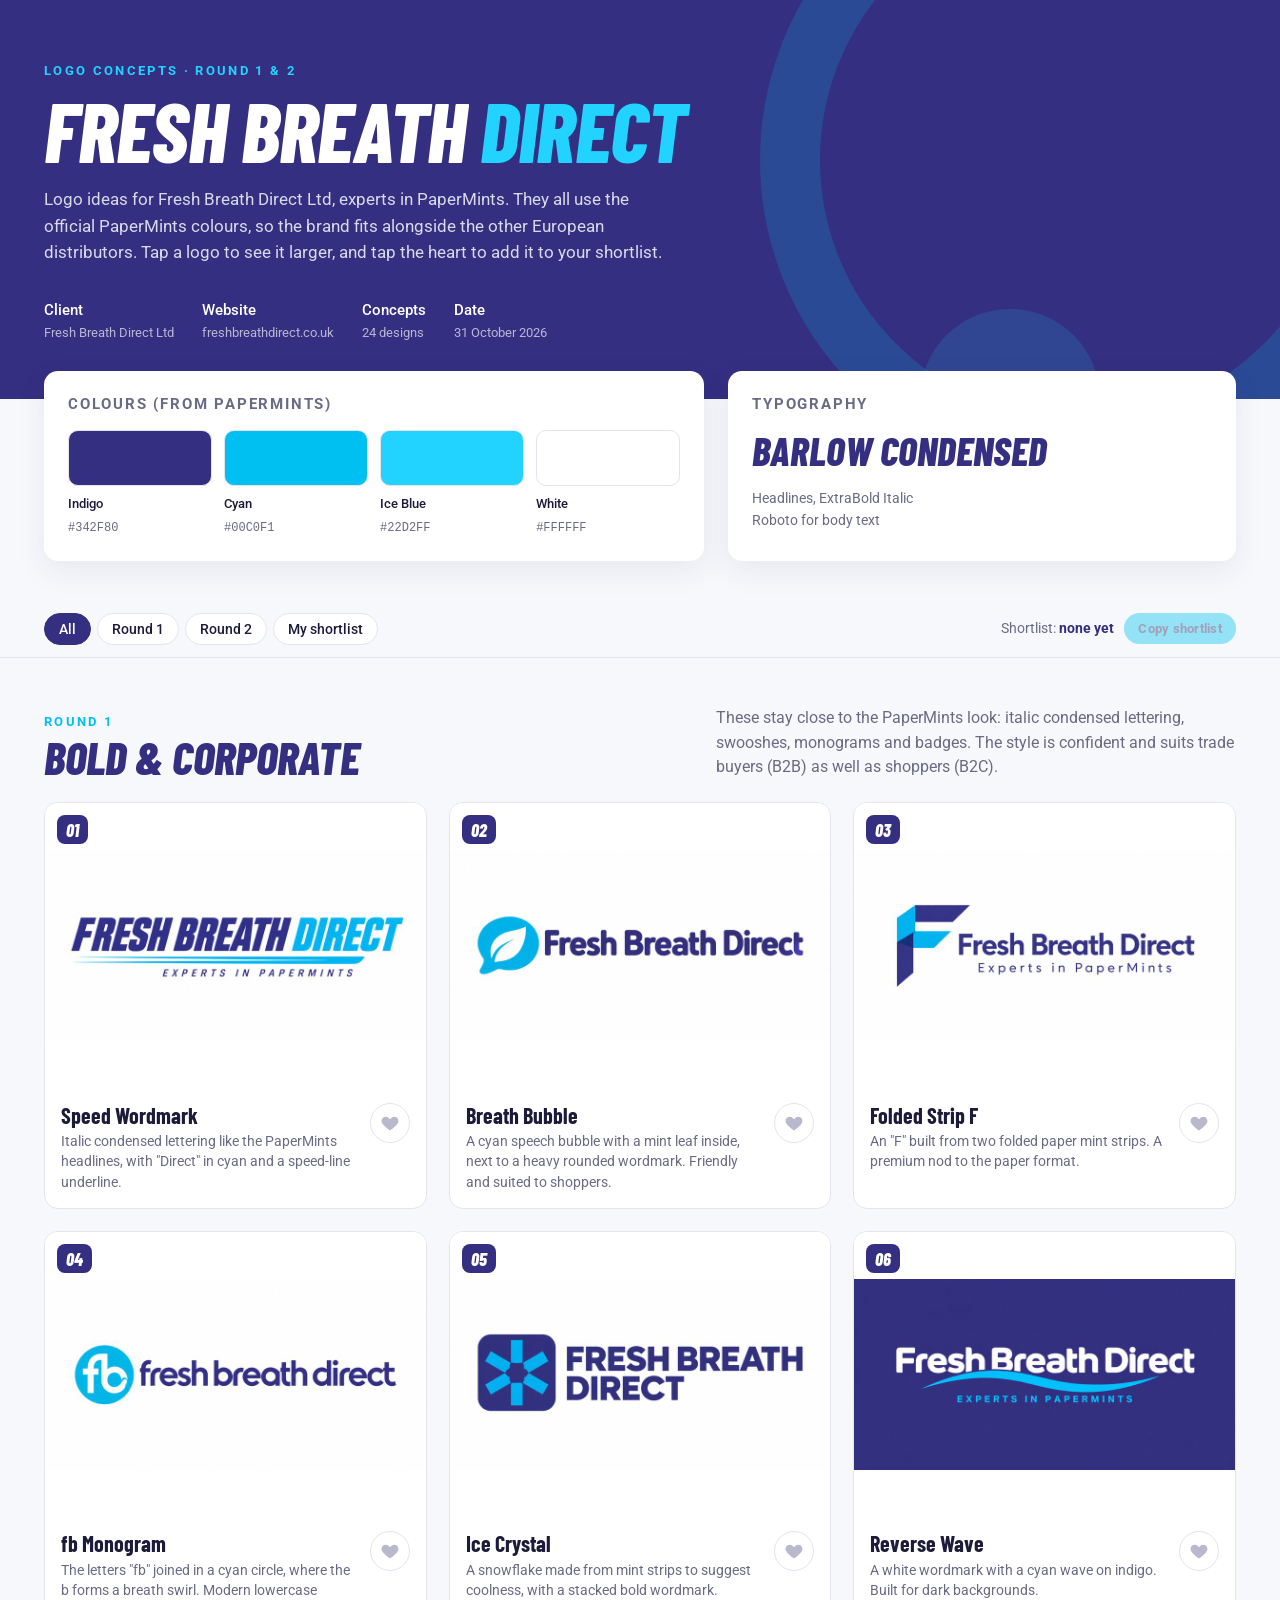
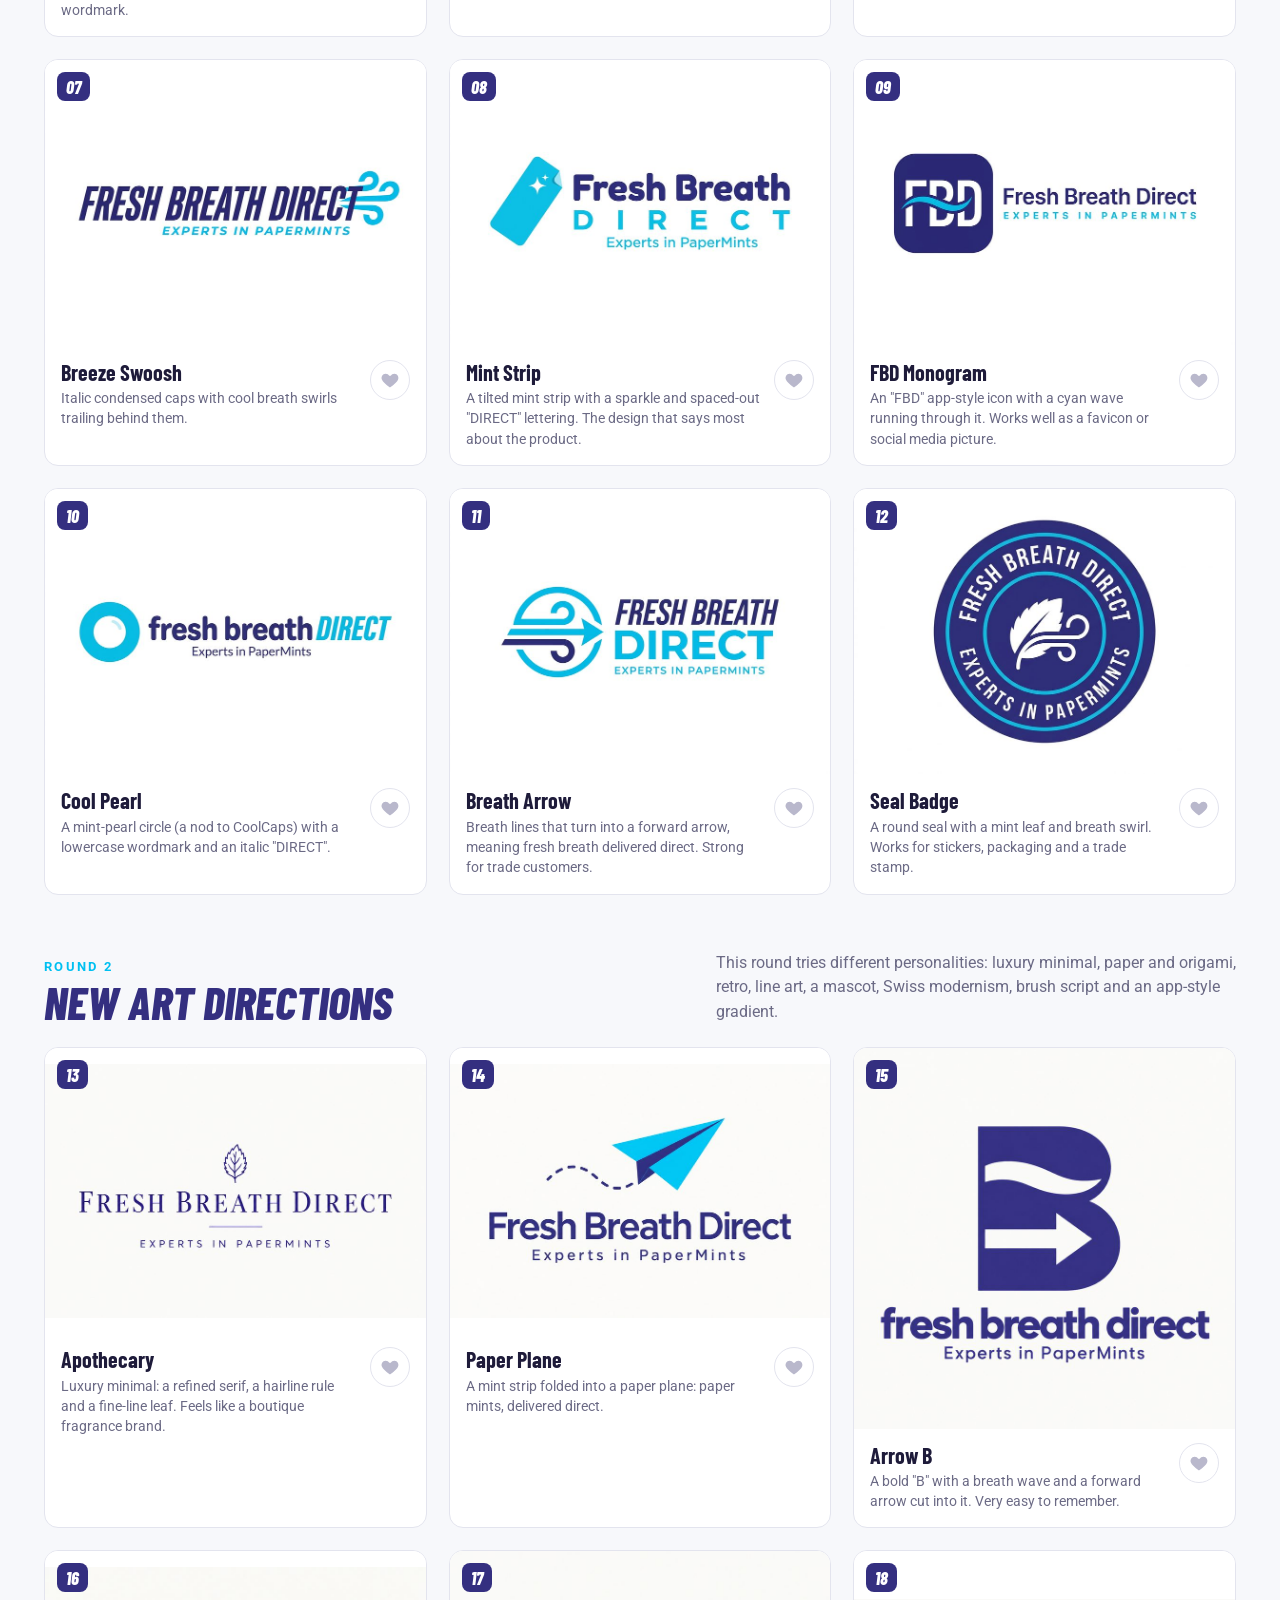
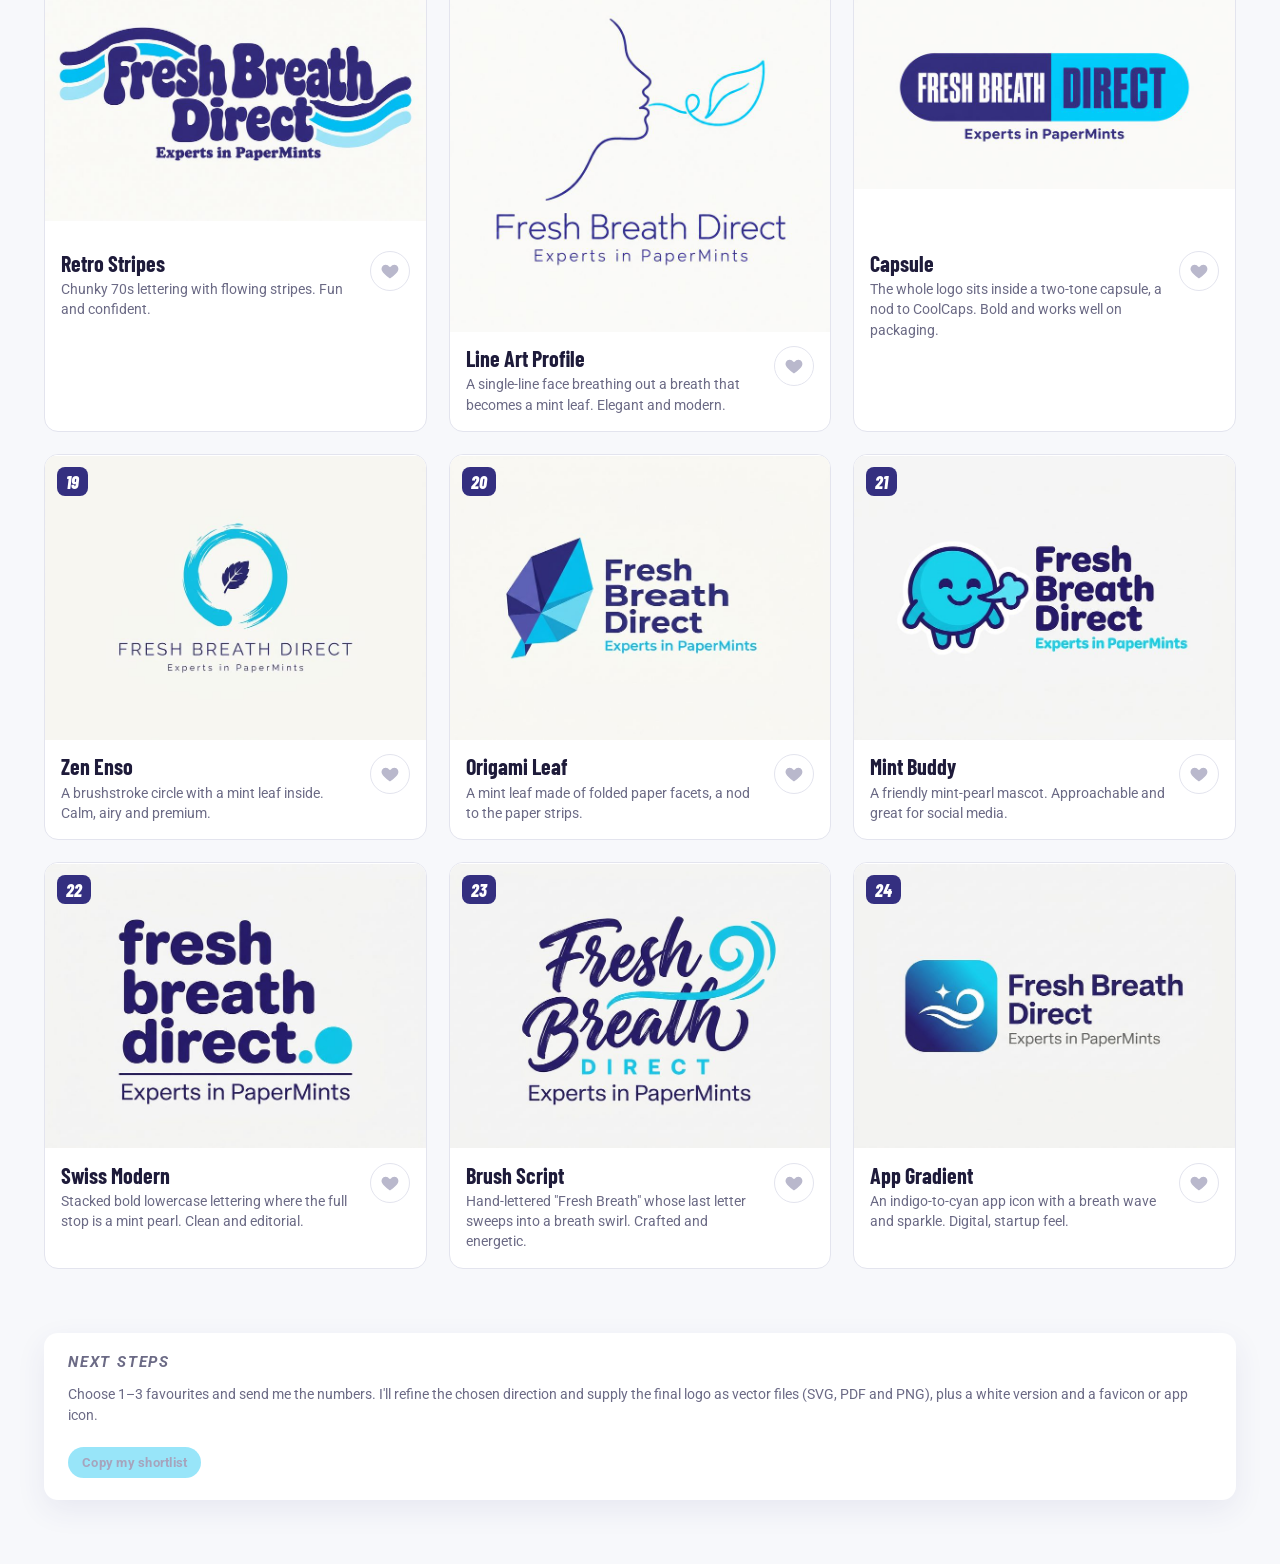
<file: logos/index.html>
<!doctype html>
<html lang="en">
<head>
<meta charset="utf-8">
<meta name="viewport" content="width=device-width, initial-scale=1">
<title>Fresh Breath Direct — Logo Concepts</title>
<link rel="preconnect" href="https://fonts.googleapis.com">
<link rel="preconnect" href="https://fonts.gstatic.com" crossorigin>
<link href="https://fonts.googleapis.com/css2?family=Barlow+Condensed:ital,wght@0,500;0,700;1,800&family=Roboto:wght@400;500;700&display=swap" rel="stylesheet">
<style>
  :root {
    --indigo: #342F80;
    --indigo-deep: #221E5C;
    --cyan: #00C0F1;
    --cyan-bright: #22D2FF;
    --ice: #E8F8FD;
    --paper: #F7F8FB;
    --ink: #1E1B3A;
    --muted: #6B6A85;
    --line: #E3E4EE;
    --card: #FFFFFF;
    --radius: 14px;
  }
  * { box-sizing: border-box; }
  html { scroll-behavior: smooth; }
  body {
    margin: 0; background: var(--paper); color: var(--ink);
    font: 400 16px/1.55 Roboto, system-ui, sans-serif;
    -webkit-font-smoothing: antialiased;
  }
  .wrap { max-width: 1240px; margin: 0 auto; padding: 0 24px; }
  h1, h2, h3, .cond { font-family: "Barlow Condensed", sans-serif; }

  /* Hero */
  header.hero {
    background: var(--indigo); color: #fff; position: relative; overflow: hidden;
    padding: 64px 0 56px;
  }
  header.hero::after {
    content: ""; position: absolute; right: -120px; top: -160px; width: 520px; height: 520px;
    border-radius: 50%; border: 60px solid rgba(0,192,241,.18);
  }
  header.hero::before {
    content: ""; position: absolute; right: 180px; bottom: -90px; width: 180px; height: 180px;
    border-radius: 50%; background: rgba(34,210,255,.14);
  }
  .eyebrow {
    font: 700 13px/1 Roboto, sans-serif; letter-spacing: .18em; text-transform: uppercase;
    color: var(--cyan-bright);
  }
  header.hero h1 {
    font-style: italic; font-weight: 800; text-transform: uppercase;
    font-size: clamp(42px, 7vw, 84px); line-height: .92; margin: 14px 0 18px; letter-spacing: -.01em;
  }
  header.hero h1 span { color: var(--cyan-bright); }
  header.hero p { max-width: 620px; margin: 0; color: rgba(255,255,255,.82); font-size: 17px; }
  .meta { display: flex; flex-wrap: wrap; gap: 28px; margin-top: 34px; position: relative; z-index: 1; }
  .meta div { font-size: 13px; color: rgba(255,255,255,.65); }
  .meta strong { display: block; color: #fff; font-size: 15px; font-weight: 500; }

  /* Brand strip */
  .brand { display: grid; grid-template-columns: 1.3fr 1fr; gap: 24px; margin: -28px auto 0; position: relative; z-index: 2; }
  .panel { background: var(--card); border-radius: var(--radius); padding: 22px 24px; box-shadow: 0 10px 30px rgba(52,47,128,.08); }
  .panel h3 { margin: 0 0 14px; font-size: 15px; font-weight: 700; letter-spacing: .12em; text-transform: uppercase; color: var(--muted); font-family: Roboto, sans-serif; }
  .swatches { display: flex; gap: 12px; flex-wrap: wrap; }
  .sw { flex: 1 1 90px; }
  .sw i { display: block; height: 56px; border-radius: 10px; border: 1px solid var(--line); }
  .sw b { display: block; font-size: 13px; margin-top: 8px; font-weight: 500; }
  .sw small { color: var(--muted); font-size: 12px; font-family: ui-monospace, Consolas, monospace; }
  .type-sample { display: flex; align-items: baseline; gap: 18px; flex-wrap: wrap; }
  .type-sample .big { font: italic 800 40px/1 "Barlow Condensed"; color: var(--indigo); text-transform: uppercase; }
  .type-sample .small { color: var(--muted); font-size: 14px; }

  /* Toolbar */
  .toolbar {
    position: sticky; top: 0; z-index: 10; background: rgba(247,248,251,.92);
    backdrop-filter: blur(8px); border-bottom: 1px solid var(--line); margin-top: 40px;
  }
  .toolbar .wrap { display: flex; align-items: center; justify-content: space-between; gap: 16px; padding-top: 12px; padding-bottom: 12px; flex-wrap: wrap; }
  .filters { display: flex; gap: 6px; flex-wrap: wrap; }
  .filters button {
    border: 1px solid var(--line); background: #fff; color: var(--ink); border-radius: 999px;
    padding: 7px 14px; font: 500 14px Roboto, sans-serif; cursor: pointer; transition: .15s;
  }
  .filters button:hover { border-color: var(--cyan); }
  .filters button[aria-pressed="true"] { background: var(--indigo); border-color: var(--indigo); color: #fff; }
  .picks {
    display: flex; align-items: center; gap: 10px; font-size: 14px; color: var(--muted);
  }
  .picks strong { color: var(--indigo); }
  .btn {
    border: 0; background: var(--cyan); color: var(--indigo-deep); font: 700 13px Roboto, sans-serif;
    padding: 8px 14px; border-radius: 999px; cursor: pointer; letter-spacing: .02em;
  }
  .btn:disabled { opacity: .4; cursor: default; }

  /* Sections */
  section.round { padding: 48px 0 8px; }
  .round-head { display: flex; align-items: flex-end; justify-content: space-between; gap: 20px; flex-wrap: wrap; margin-bottom: 22px; }
  .round-head h2 { margin: 6px 0 0; font-size: clamp(32px, 4vw, 46px); font-weight: 800; font-style: italic; text-transform: uppercase; color: var(--indigo); line-height: 1; }
  .round-head p { margin: 0; max-width: 520px; color: var(--muted); }
  .round-head .eyebrow { color: var(--cyan); }

  .grid { display: grid; grid-template-columns: repeat(auto-fill, minmax(340px, 1fr)); gap: 22px; }
  .card {
    background: var(--card); border-radius: var(--radius); overflow: hidden; border: 1px solid var(--line);
    transition: transform .2s, box-shadow .2s, border-color .2s; display: flex; flex-direction: column;
  }
  .card:hover { transform: translateY(-3px); box-shadow: 0 16px 34px rgba(52,47,128,.12); }
  .card.picked { border-color: var(--cyan); box-shadow: 0 0 0 3px rgba(0,192,241,.25); }
  .thumb {
    aspect-ratio: 4 / 3; background: #fff; display: grid; place-items: center; cursor: zoom-in;
    border: 0; padding: 0; width: 100%; position: relative;
  }
  .thumb img { width: 100%; height: 100%; object-fit: contain; display: block; }
  .num {
    position: absolute; left: 12px; top: 12px; font: 800 italic 18px/1 "Barlow Condensed";
    background: var(--indigo); color: #fff; padding: 6px 9px 5px; border-radius: 8px;
  }
  .body { padding: 14px 16px 16px; display: flex; gap: 12px; align-items: flex-start; }
  .body .txt { flex: 1; min-width: 0; }
  .body h3 { margin: 0; font-size: 22px; font-weight: 700; color: var(--ink); line-height: 1.1; }
  .body p { margin: 4px 0 0; font-size: 14px; color: var(--muted); line-height: 1.45; }
  .tag {
    display: inline-block; margin-top: 10px; font-size: 11px; font-weight: 700; letter-spacing: .1em;
    text-transform: uppercase; padding: 3px 8px; border-radius: 6px; background: var(--ice); color: var(--indigo);
  }
  .tag.gemini { background: #EEF0FF; }
  .heart {
    flex: none; width: 40px; height: 40px; border-radius: 50%; border: 1px solid var(--line); background: #fff;
    display: grid; place-items: center; cursor: pointer; transition: .15s; color: #B9B8CC;
  }
  .heart:hover { border-color: var(--cyan); color: var(--cyan); }
  .heart[aria-pressed="true"] { background: var(--cyan); border-color: var(--cyan); color: #fff; }
  .heart svg { width: 20px; height: 20px; }

  footer { padding: 56px 0 64px; color: var(--muted); font-size: 14px; }
  footer .panel { display: flex; justify-content: space-between; gap: 20px; flex-wrap: wrap; align-items: center; }
  footer h3 { margin: 0; font: 800 italic 28px/1 "Barlow Condensed"; text-transform: uppercase; color: var(--indigo); letter-spacing: 0; }

  /* Lightbox */
  .lb { position: fixed; inset: 0; background: rgba(20,18,50,.92); display: none; z-index: 50; }
  .lb.open { display: grid; grid-template-rows: 1fr auto; }
  .lb figure { margin: 0; display: grid; place-items: center; padding: 56px 72px 12px; min-height: 0; }
  .lb img { max-width: 100%; max-height: 100%; border-radius: 10px; background: #fff; }
  .lb figcaption { color: #fff; text-align: center; padding: 8px 20px 26px; }
  .lb figcaption b { font: 800 italic 26px/1.1 "Barlow Condensed"; text-transform: uppercase; display: block; }
  .lb figcaption span { color: rgba(255,255,255,.7); font-size: 14px; }
  .lb button.nav, .lb button.close {
    position: absolute; border: 0; background: rgba(255,255,255,.12); color: #fff; width: 48px; height: 48px;
    border-radius: 50%; cursor: pointer; font-size: 24px; display: grid; place-items: center;
  }
  .lb button:hover { background: var(--cyan); color: var(--indigo-deep); }
  .lb .close { top: 14px; right: 14px; }
  .lb .prev { left: 14px; top: 50%; transform: translateY(-50%); }
  .lb .next { right: 14px; top: 50%; transform: translateY(-50%); }

  .toast {
    position: fixed; left: 50%; bottom: 24px; transform: translateX(-50%) translateY(20px); opacity: 0;
    background: var(--indigo); color: #fff; padding: 10px 18px; border-radius: 999px; font-size: 14px;
    transition: .25s; pointer-events: none; z-index: 60;
  }
  .toast.show { opacity: 1; transform: translateX(-50%) translateY(0); }

  @media (max-width: 760px) {
    .wrap { padding: 0 16px; }
    .brand { grid-template-columns: 1fr; }
    .grid { grid-template-columns: 1fr; }
    .lb figure { padding: 64px 12px 8px; }
    .lb .prev, .lb .next { top: auto; bottom: 16px; transform: none; }
    header.hero::after { width: 300px; height: 300px; right: -140px; top: -120px; border-width: 40px; }
  }
</style>
</head>
<body>

<header class="hero">
  <div class="wrap">
    <div class="eyebrow">Logo concepts · Round 1 &amp; 2</div>
    <h1>Fresh Breath <span>Direct</span></h1>
    <p>Logo ideas for Fresh Breath Direct Ltd, experts in PaperMints. They all use the official PaperMints colours, so the brand fits alongside the other European distributors. Tap a logo to see it larger, and tap the heart to add it to your shortlist.</p>
    <div class="meta">
      <div><strong>Client</strong>Fresh Breath Direct Ltd</div>
      <div><strong>Website</strong>freshbreathdirect.co.uk</div>
      <div><strong>Concepts</strong><span id="count"></span> designs</div>
      <div><strong>Date</strong>31 October 2026</div>
    </div>
  </div>
</header>

<div class="wrap brand">
  <div class="panel">
    <h3>Colours (from PaperMints)</h3>
    <div class="swatches">
      <div class="sw"><i style="background:#342F80"></i><b>Indigo</b><small>#342F80</small></div>
      <div class="sw"><i style="background:#00C0F1"></i><b>Cyan</b><small>#00C0F1</small></div>
      <div class="sw"><i style="background:#22D2FF"></i><b>Ice Blue</b><small>#22D2FF</small></div>
      <div class="sw"><i style="background:#FFFFFF"></i><b>White</b><small>#FFFFFF</small></div>
    </div>
  </div>
  <div class="panel">
    <h3>Typography</h3>
    <div class="type-sample">
      <span class="big">Barlow Condensed</span>
      <span class="small">Headlines, ExtraBold Italic<br>Roboto for body text</span>
    </div>
  </div>
</div>

<nav class="toolbar" aria-label="Filter concepts">
  <div class="wrap">
    <div class="filters" role="group">
      <button data-f="all" aria-pressed="true">All</button>
      <button data-f="r1" aria-pressed="false">Round 1</button>
      <button data-f="r2" aria-pressed="false">Round 2</button>
      <button data-f="picked" aria-pressed="false">My shortlist</button>
    </div>
    <div class="picks">
      <span>Shortlist: <strong id="pickList">none yet</strong></span>
      <button class="btn" id="copyPicks" disabled>Copy shortlist</button>
    </div>
  </div>
</nav>

<main class="wrap">
  <section class="round" id="r1">
    <div class="round-head">
      <div>
        <div class="eyebrow">Round 1</div>
        <h2>Bold &amp; Corporate</h2>
      </div>
      <p>These stay close to the PaperMints look: italic condensed lettering, swooshes, monograms and badges. The style is confident and suits trade buyers (B2B) as well as shoppers (B2C).</p>
    </div>
    <div class="grid" data-round="r1"></div>
  </section>

  <section class="round" id="r2">
    <div class="round-head">
      <div>
        <div class="eyebrow">Round 2</div>
        <h2>New Art Directions</h2>
      </div>
      <p>This round tries different personalities: luxury minimal, paper and origami, retro, line art, a mascot, Swiss modernism, brush script and an app-style gradient.</p>
    </div>
    <div class="grid" data-round="r2"></div>
  </section>
</main>

<footer>
  <div class="wrap">
    <div class="panel">
      <div>
        <h3>Next steps</h3>
        <p style="margin:6px 0 0">Choose 1–3 favourites and send me the numbers. I'll refine the chosen direction and supply the final logo as vector files (SVG, PDF and PNG), plus a white version and a favicon or app icon.</p>
      </div>
      <button class="btn" id="copyPicks2" disabled>Copy my shortlist</button>
    </div>
  </div>
</footer>

<div class="lb" id="lb" role="dialog" aria-modal="true" aria-label="Logo preview">
  <button class="close" aria-label="Close">✕</button>
  <button class="nav prev" aria-label="Previous">‹</button>
  <button class="nav next" aria-label="Next">›</button>
  <figure><img alt=""></figure>
  <figcaption><b></b><span></span></figcaption>
</div>
<div class="toast" id="toast"></div>

<script>
const LOGOS = [
  // Round 1 — Codex
  { r:"r1", src:"codex/c1-wordmark-condensed.png", name:"Speed Wordmark", note:"Italic condensed lettering like the PaperMints headlines, with \"Direct\" in cyan and a speed-line underline." },
  { r:"r1", src:"codex/c2-speech-bubble.png", name:"Breath Bubble", note:"A cyan speech bubble with a mint leaf inside, next to a heavy rounded wordmark. Friendly and suited to shoppers." },
  { r:"r1", src:"codex/c3-folded-strip-f.png", name:"Folded Strip F", note:"An \"F\" built from two folded paper mint strips. A premium nod to the paper format." },
  { r:"r1", src:"codex/c4-fb-ligature.png", name:"fb Monogram", note:"The letters \"fb\" joined in a cyan circle, where the b forms a breath swirl. Modern lowercase wordmark." },
  { r:"r1", src:"codex/c5-ice-crystal.png", name:"Ice Crystal", note:"A snowflake made from mint strips to suggest coolness, with a stacked bold wordmark." },
  { r:"r1", src:"codex/c6-dark-version.png", name:"Reverse Wave", note:"A white wordmark with a cyan wave on indigo. Built for dark backgrounds." },
  // Round 1 — Gemini
  { r:"r1", src:"gemini/g1-breath-swoosh.jpg", name:"Breeze Swoosh", note:"Italic condensed caps with cool breath swirls trailing behind them." },
  { r:"r1", src:"gemini/g2-mint-strip-icon.jpg", name:"Mint Strip", note:"A tilted mint strip with a sparkle and spaced-out \"DIRECT\" lettering. The design that says most about the product." },
  { r:"r1", src:"gemini/g3-fbd-monogram.jpg", name:"FBD Monogram", note:"An \"FBD\" app-style icon with a cyan wave running through it. Works well as a favicon or social media picture." },
  { r:"r1", src:"gemini/g4-cool-pearl.jpg", name:"Cool Pearl", note:"A mint-pearl circle (a nod to CoolCaps) with a lowercase wordmark and an italic \"DIRECT\"." },
  { r:"r1", src:"gemini/g5-breath-arrow.jpg", name:"Breath Arrow", note:"Breath lines that turn into a forward arrow, meaning fresh breath delivered direct. Strong for trade customers." },
  { r:"r1", src:"gemini/g6-badge.jpg", name:"Seal Badge", note:"A round seal with a mint leaf and breath swirl. Works for stickers, packaging and a trade stamp." },
  // Round 2 — Codex
  { r:"r2", src:"codex-v2/d1-luxury-minimal.png", name:"Apothecary", note:"Luxury minimal: a refined serif, a hairline rule and a fine-line leaf. Feels like a boutique fragrance brand." },
  { r:"r2", src:"codex-v2/d2-paper-plane.png", name:"Paper Plane", note:"A mint strip folded into a paper plane: paper mints, delivered direct." },
  { r:"r2", src:"codex-v2/d3-negative-space-b.png", name:"Arrow B", note:"A bold \"B\" with a breath wave and a forward arrow cut into it. Very easy to remember." },
  { r:"r2", src:"codex-v2/d4-retro-stripes.png", name:"Retro Stripes", note:"Chunky 70s lettering with flowing stripes. Fun and confident." },
  { r:"r2", src:"codex-v2/d5-line-art-profile.png", name:"Line Art Profile", note:"A single-line face breathing out a breath that becomes a mint leaf. Elegant and modern." },
  { r:"r2", src:"codex-v2/d6-capsule-pill.png", name:"Capsule", note:"The whole logo sits inside a two-tone capsule, a nod to CoolCaps. Bold and works well on packaging." },
  // Round 2 — Gemini
  { r:"r2", src:"gemini-v2/e1-zen-enso.jpg", name:"Zen Enso", note:"A brushstroke circle with a mint leaf inside. Calm, airy and premium." },
  { r:"r2", src:"gemini-v2/e2-origami-leaf.jpg", name:"Origami Leaf", note:"A mint leaf made of folded paper facets, a nod to the paper strips." },
  { r:"r2", src:"gemini-v2/e3-mascot-pearl.jpg", name:"Mint Buddy", note:"A friendly mint-pearl mascot. Approachable and great for social media." },
  { r:"r2", src:"gemini-v2/e4-swiss-modernist.jpg", name:"Swiss Modern", note:"Stacked bold lowercase lettering where the full stop is a mint pearl. Clean and editorial." },
  { r:"r2", src:"gemini-v2/e5-brush-script.jpg", name:"Brush Script", note:"Hand-lettered \"Fresh Breath\" whose last letter sweeps into a breath swirl. Crafted and energetic." },
  { r:"r2", src:"gemini-v2/e6-gradient-app.jpg", name:"App Gradient", note:"An indigo-to-cyan app icon with a breath wave and sparkle. Digital, startup feel." },
];
LOGOS.forEach((l, i) => {
  l.n = String(i + 1).padStart(2, "0");
  l.thumb = "thumbs/" + l.src.split("/").pop().replace(/\.\w+$/, ".jpg");
});

const KEY = "fbd-logo-picks";
let picks = new Set();
try { picks = new Set(JSON.parse(localStorage.getItem(KEY) || "[]")); } catch (e) {}
const save = () => { try { localStorage.setItem(KEY, JSON.stringify([...picks])); } catch (e) {} };

const heart = '<svg viewBox="0 0 24 24" fill="currentColor" aria-hidden="true"><path d="M12 21s-7.5-4.6-9.6-9.2C.9 8.4 3 4.5 6.7 4.5c2.1 0 3.6 1.1 4.3 2.5h2c.7-1.4 2.2-2.5 4.3-2.5 3.7 0 5.8 3.9 4.3 7.3C19.5 16.4 12 21 12 21z"/></svg>';

document.getElementById("count").textContent = LOGOS.length;

function render() {
  document.querySelectorAll(".grid").forEach(g => {
    g.innerHTML = LOGOS.filter(l => l.r === g.dataset.round).map(l => `
      <article class="card${picks.has(l.n) ? " picked" : ""}" data-n="${l.n}" data-r="${l.r}">
        <button class="thumb" data-open="${l.n}" aria-label="View concept ${l.n} larger">
          <img src="${l.thumb}" alt="Concept ${l.n}: ${l.name}" decoding="async">
          <span class="num">${l.n}</span>
        </button>
        <div class="body">
          <div class="txt">
            <h3 class="cond">${l.name}</h3>
            <p>${l.note}</p>
          </div>
          <button class="heart" data-pick="${l.n}" aria-pressed="${picks.has(l.n)}" aria-label="Add concept ${l.n} to shortlist">${heart}</button>
        </div>
      </article>`).join("");
  });
  applyFilter();
  updatePicks();
}

let filter = "all";
function applyFilter() {
  document.querySelectorAll(".card").forEach(c => {
    const show = filter === "all" || c.dataset.r === filter || (filter === "picked" && picks.has(c.dataset.n));
    c.style.display = show ? "" : "none";
  });
  document.querySelectorAll("section.round").forEach(s => {
    const any = [...s.querySelectorAll(".card")].some(c => c.style.display !== "none");
    s.style.display = any ? "" : "none";
  });
}

function pickText() {
  const sel = LOGOS.filter(l => picks.has(l.n));
  return sel.map(l => `${l.n} ${l.name}`).join(", ");
}
function updatePicks() {
  const t = pickText();
  document.getElementById("pickList").textContent = t || "none yet";
  ["copyPicks", "copyPicks2"].forEach(id => document.getElementById(id).disabled = !t);
}

document.querySelector(".filters").addEventListener("click", e => {
  const b = e.target.closest("button"); if (!b) return;
  filter = b.dataset.f;
  document.querySelectorAll(".filters button").forEach(x => x.setAttribute("aria-pressed", x === b));
  applyFilter();
});

document.addEventListener("click", e => {
  const p = e.target.closest("[data-pick]");
  if (p) {
    const n = p.dataset.pick;
    picks.has(n) ? picks.delete(n) : picks.add(n);
    save();
    p.setAttribute("aria-pressed", picks.has(n));
    p.closest(".card").classList.toggle("picked", picks.has(n));
    updatePicks(); if (filter === "picked") applyFilter();
    return;
  }
  const o = e.target.closest("[data-open]");
  if (o) openLb(LOGOS.findIndex(l => l.n === o.dataset.open));
});

function toast(msg) {
  const t = document.getElementById("toast"); t.textContent = msg; t.classList.add("show");
  clearTimeout(toast._t); toast._t = setTimeout(() => t.classList.remove("show"), 1800);
}
async function copyPicks() {
  const msg = `Fresh Breath Direct logo shortlist: ${pickText()}`;
  try { await navigator.clipboard.writeText(msg); toast("Shortlist copied. Paste it into WhatsApp or email."); }
  catch (e) { prompt("Copy your shortlist:", msg); }
}
document.getElementById("copyPicks").onclick = copyPicks;
document.getElementById("copyPicks2").onclick = copyPicks;

// Lightbox
const lb = document.getElementById("lb");
let cur = 0;
function visibleIdx() {
  return LOGOS.map((l, i) => i).filter(i => {
    const c = document.querySelector(`.card[data-n="${LOGOS[i].n}"]`);
    return c && c.style.display !== "none";
  });
}
function openLb(i) {
  cur = i; const l = LOGOS[i];
  lb.querySelector("img").src = l.src; lb.querySelector("img").alt = `Concept ${l.n}: ${l.name}`;
  lb.querySelector("figcaption b").textContent = `${l.n} · ${l.name}`;
  lb.querySelector("figcaption span").textContent = l.note;
  lb.classList.add("open"); document.body.style.overflow = "hidden";
}
function closeLb() { lb.classList.remove("open"); document.body.style.overflow = ""; }
function step(d) {
  const v = visibleIdx(); const k = v.indexOf(cur);
  openLb(v[(k + d + v.length) % v.length]);
}
lb.querySelector(".close").onclick = closeLb;
lb.querySelector(".prev").onclick = () => step(-1);
lb.querySelector(".next").onclick = () => step(1);
lb.addEventListener("click", e => { if (e.target === lb || e.target.tagName === "FIGURE") closeLb(); });
document.addEventListener("keydown", e => {
  if (!lb.classList.contains("open")) return;
  if (e.key === "Escape") closeLb();
  if (e.key === "ArrowLeft") step(-1);
  if (e.key === "ArrowRight") step(1);
});

render();
</script>
</body>
</html>
</file>
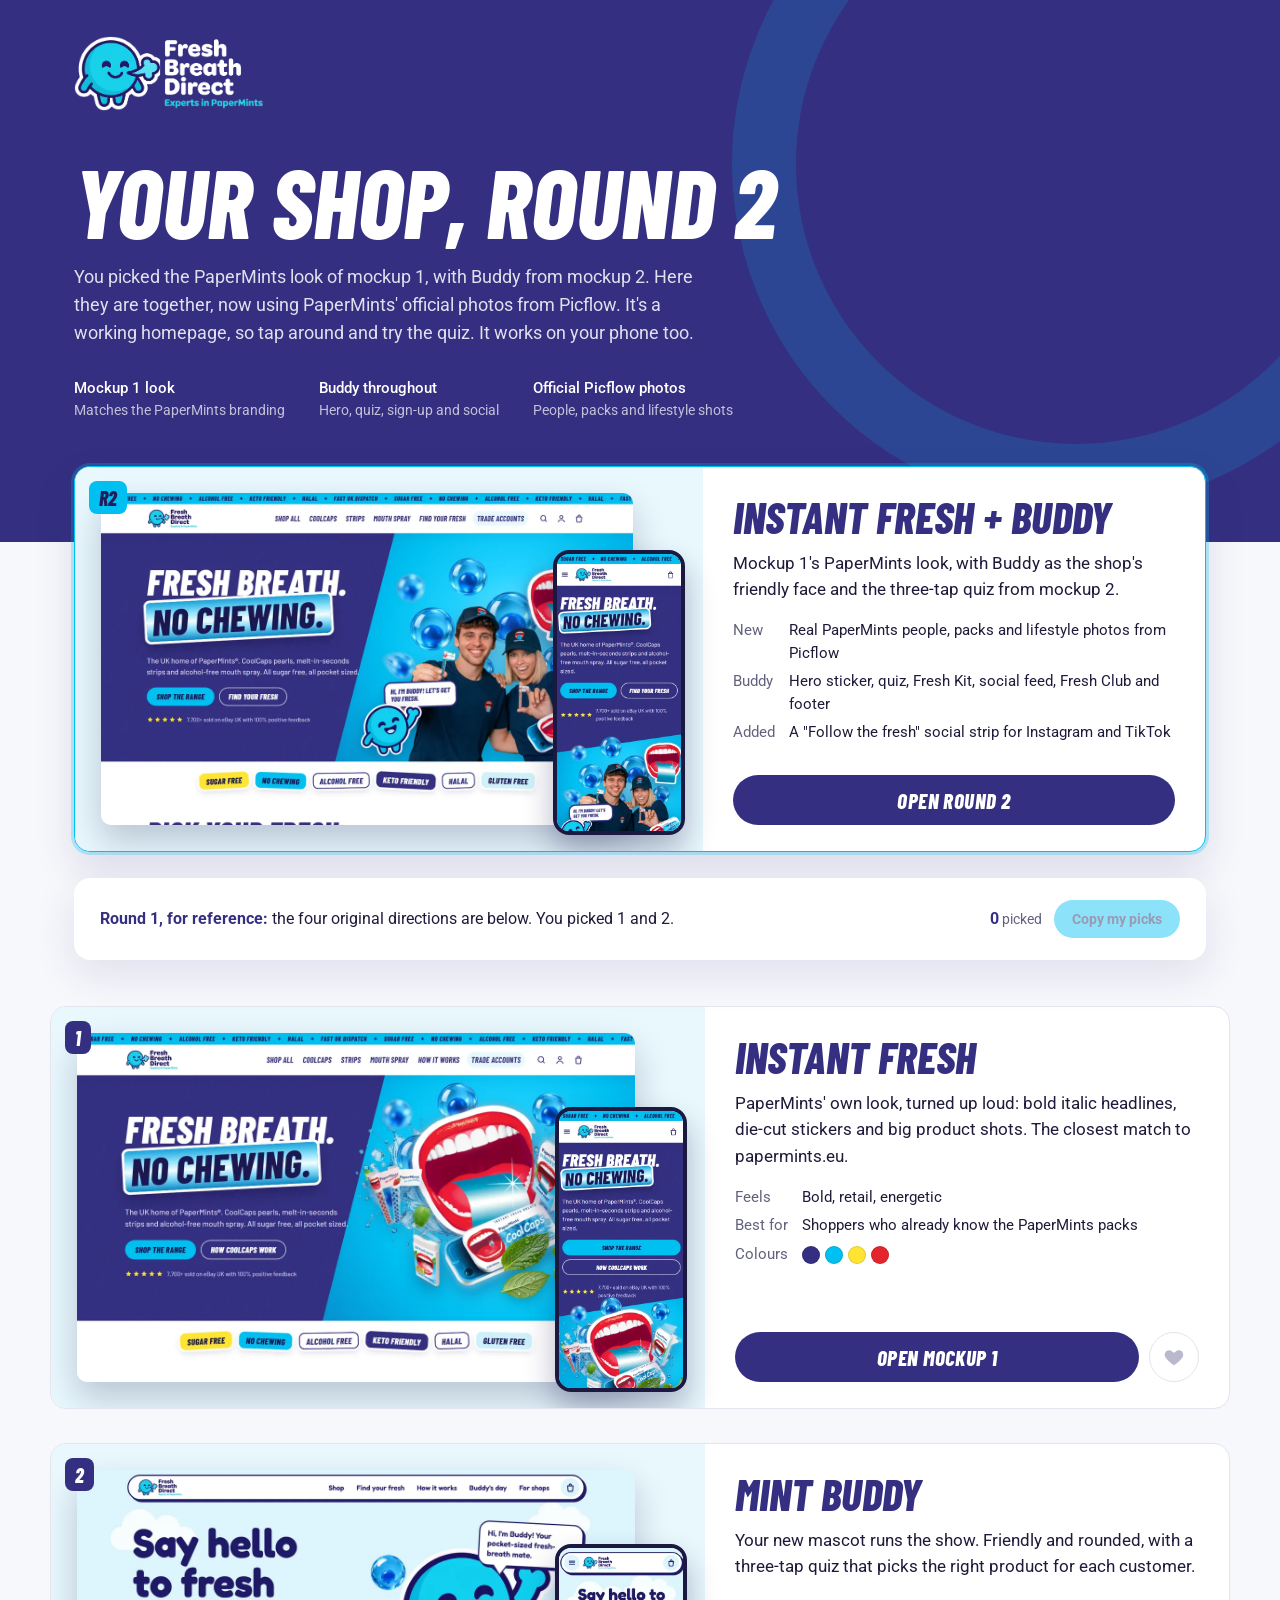
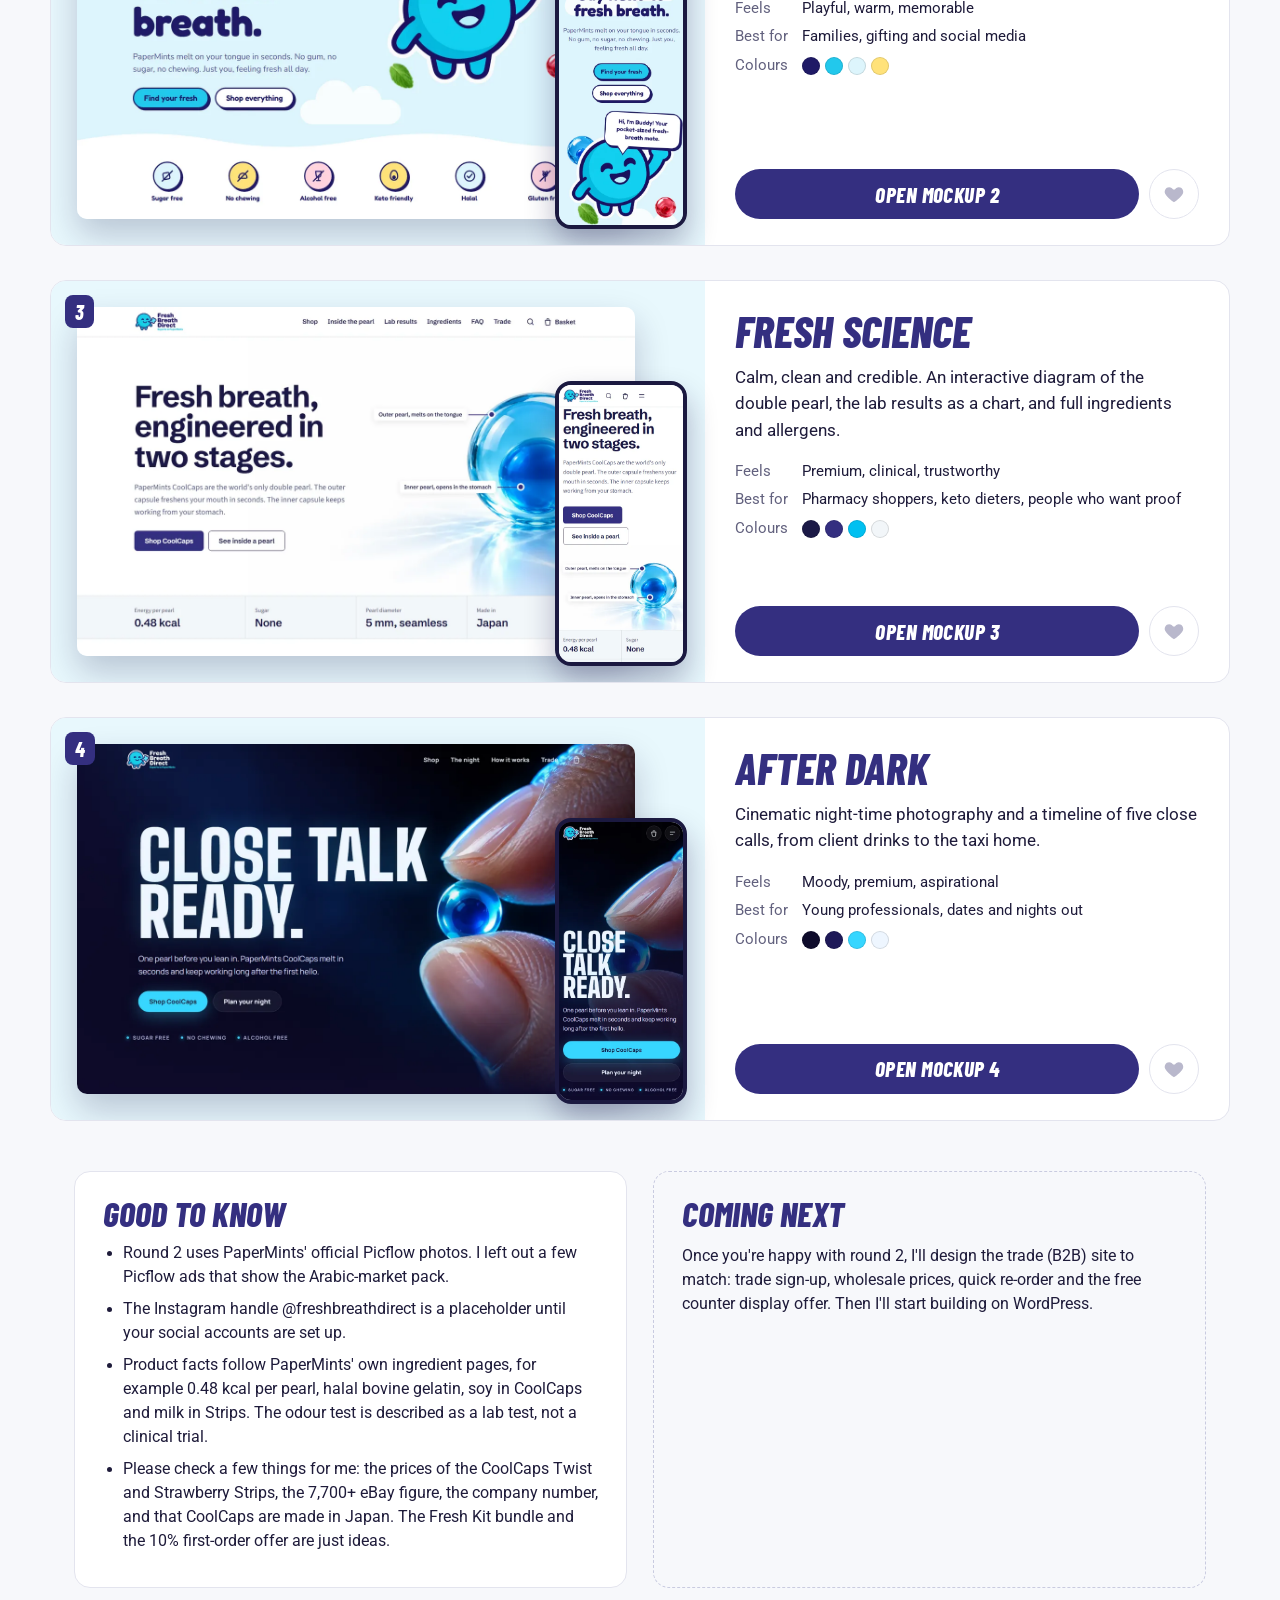
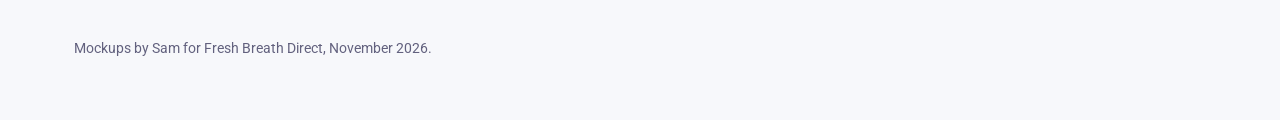
<file: mockups/index.html>
<!doctype html>
<html lang="en-GB">
<head>
<meta charset="utf-8">
<meta name="viewport" content="width=device-width, initial-scale=1">
<title>Fresh Breath Direct: Website Mockups</title>
<meta name="description" content="Round 1 website mockups for Fresh Breath Direct: four looks for the consumer shop.">
<link rel="icon" href="shared/img/brand/buddy-icon.png">
<link rel="preconnect" href="https://fonts.googleapis.com">
<link rel="preconnect" href="https://fonts.gstatic.com" crossorigin>
<link href="https://fonts.googleapis.com/css2?family=Barlow+Condensed:ital,wght@0,700;1,800&family=Roboto:wght@400;500;700&display=swap" rel="stylesheet">
<style>
  :root {
    --indigo: #342F80; --indigo-deep: #221E5C; --cyan: #00C0F1; --cyan-bright: #22D2FF;
    --ice: #E8F8FD; --paper: #F7F8FB; --ink: #1E1B3A; --muted: #62617E; --line: #E3E4EE; --radius: 16px;
  }
  * { box-sizing: border-box; }
  html { scroll-behavior: smooth; }
  body { margin: 0; background: var(--paper); color: var(--ink); font: 400 16px/1.55 Roboto, system-ui, sans-serif; -webkit-font-smoothing: antialiased; }
  img { display: block; max-width: 100%; }
  .wrap { max-width: 1180px; margin: 0 auto; padding: 0 24px; }
  .cond { font-family: "Barlow Condensed", sans-serif; font-style: italic; font-weight: 800; text-transform: uppercase; line-height: .92; }

  .top { background: var(--indigo); color: #fff; position: relative; overflow: hidden; padding: 36px 0 120px; }
  .top::after { content: ""; position: absolute; right: -140px; top: -180px; width: 560px; height: 560px; border-radius: 50%; border: 64px solid rgba(0, 192, 241, .16); }
  .top-logo { width: 190px; height: auto; position: relative; z-index: 1; }
  .top h1 { position: relative; z-index: 1; font-size: clamp(48px, 8vw, 96px); margin: 46px 0 18px; }
  .top p { position: relative; z-index: 1; max-width: 640px; margin: 0; font-size: 18px; color: rgba(255, 255, 255, .85); }
  .facts { position: relative; z-index: 1; display: flex; flex-wrap: wrap; gap: 14px 34px; margin: 30px 0 0; padding: 0; list-style: none; }
  .facts li { font-size: 14px; color: rgba(255, 255, 255, .7); }
  .facts b { display: block; color: #fff; font-weight: 500; font-size: 15px; }

  .howto { position: relative; z-index: 2; margin-top: -76px; }
  .howto-card { background: #fff; border-radius: var(--radius); box-shadow: 0 14px 40px rgba(52, 47, 128, .12); padding: 22px 26px; display: flex; align-items: center; justify-content: space-between; gap: 18px; flex-wrap: wrap; }
  .howto-card p { margin: 0; max-width: 660px; }
  .howto-card b { color: var(--indigo); }
  .picks { display: flex; align-items: center; gap: 12px; font-size: 14px; color: var(--muted); }
  .picks strong { color: var(--indigo); font-size: 16px; }
  .copy { border: 0; background: var(--cyan); color: var(--indigo-deep); font: 700 14px Roboto, sans-serif; padding: 11px 18px; border-radius: 999px; cursor: pointer; }
  .copy:disabled { opacity: .45; cursor: default; }
  .copy:focus-visible, .open:focus-visible, .heart:focus-visible { outline: 3px solid var(--indigo); outline-offset: 3px; }

  .dirs { padding: 46px 0 20px; display: grid; gap: 34px; }
  .dir { display: grid; grid-template-columns: 1.25fr 1fr; background: #fff; border-radius: var(--radius); border: 1px solid var(--line); overflow: hidden; transition: box-shadow .2s, border-color .2s; }
  .dir:hover { box-shadow: 0 18px 40px rgba(52, 47, 128, .1); }
  .dir.picked { border-color: var(--cyan); box-shadow: 0 0 0 3px rgba(0, 192, 241, .25); }
  .shots { position: relative; display: block; padding: 26px 70px 26px 26px; background: var(--ice); }
  .shots img { height: auto; }
  .shots .desk { border-radius: 10px; box-shadow: 0 16px 34px rgba(20, 16, 70, .22); aspect-ratio: 1200 / 750; width: 100%; object-fit: cover; }
  .shots .mob { position: absolute; right: 18px; bottom: 16px; width: 22%; max-width: 132px; border-radius: 16px; border: 4px solid #1b1940; box-shadow: 0 16px 30px rgba(20, 16, 70, .3); aspect-ratio: 390 / 844; object-fit: cover; }
  .num { position: absolute; left: 14px; top: 14px; z-index: 2; font: italic 800 20px/1 "Barlow Condensed"; background: var(--indigo); color: #fff; padding: 7px 10px 6px; border-radius: 8px; }
  .info { padding: 30px 30px 26px; display: flex; flex-direction: column; }
  .info h2 { font-size: 44px; color: var(--indigo); margin: 0; }
  .info .what { margin: 12px 0 0; font-size: 17px; }
  .info dl { margin: 18px 0 0; display: grid; grid-template-columns: auto 1fr; gap: 6px 14px; font-size: 14.5px; }
  .info dt { color: var(--muted); }
  .info dd { margin: 0; }
  .chips { display: inline-flex; gap: 5px; vertical-align: middle; }
  .chips i { width: 18px; height: 18px; border-radius: 50%; box-shadow: inset 0 0 0 1px rgba(0, 0, 0, .12); display: inline-block; }
  .actions { margin-top: auto; padding-top: 24px; display: flex; gap: 10px; align-items: center; }
  .open { flex: 1; display: inline-flex; align-items: center; justify-content: center; min-height: 50px; border-radius: 999px; background: var(--indigo); color: #fff; text-decoration: none; font: italic 800 21px/1 "Barlow Condensed"; text-transform: uppercase; letter-spacing: .02em; }
  .open:hover { background: var(--indigo-deep); }
  .heart { flex: none; width: 50px; height: 50px; border-radius: 50%; border: 1px solid var(--line); background: #fff; display: grid; place-items: center; cursor: pointer; color: #B9B8CC; }
  .heart:hover { border-color: var(--cyan); color: var(--cyan); }
  .heart[aria-pressed="true"] { background: var(--cyan); border-color: var(--cyan); color: #fff; }
  .heart svg { width: 22px; height: 22px; }
  .dir-r2 { border-color: var(--cyan); box-shadow: 0 0 0 3px rgba(0, 192, 241, .25), 0 18px 40px rgba(52, 47, 128, .14); background: #fff; }
  .dir-r2 .num { background: var(--cyan); color: var(--indigo-deep); }
  .r1-note { margin-top: 26px; }

  .next { padding: 30px 0 10px; }
  .next-card { display: grid; grid-template-columns: 1fr 1fr; gap: 26px; }
  .box { background: #fff; border: 1px solid var(--line); border-radius: var(--radius); padding: 26px 28px; }
  .box h2 { font-size: 34px; color: var(--indigo); margin: 0 0 12px; }
  .box p, .box li { color: var(--ink); font-size: 15.5px; }
  .box ul { margin: 0; padding-left: 20px; }
  .box li { margin: 0 0 8px; }
  .box.dashed { border-style: dashed; border-color: #C9CBE0; background: transparent; }
  footer { padding: 40px 0 60px; color: var(--muted); font-size: 14px; }

  .toast { position: fixed; left: 50%; bottom: 24px; transform: translate(-50%, 20px); opacity: 0; transition: .25s; background: var(--ink); color: #fff; padding: 12px 18px; border-radius: 12px; font-size: 15px; pointer-events: none; max-width: 90vw; }
  .toast.on { opacity: 1; transform: translate(-50%, 0); }

  @media (max-width: 900px) {
    .dir { grid-template-columns: 1fr; }
    .next-card { grid-template-columns: 1fr; }
  }
  @media (max-width: 560px) {
    .wrap { padding: 0 16px; }
    .top { padding-bottom: 110px; }
    .top-logo { width: 150px; height: auto; }
    .top h1 { margin-top: 34px; }
    .top p { font-size: 16.5px; }
    .howto-card { padding: 18px; }
    .shots { padding: 16px 54px 16px 16px; }
    .shots .mob { right: 10px; bottom: 10px; border-width: 3px; border-radius: 12px; }
    .info { padding: 22px 20px 20px; }
    .info h2 { font-size: 38px; }
    .box { padding: 22px 20px; }
  }
  @media (prefers-reduced-motion: reduce) { html { scroll-behavior: auto; } .toast, .dir { transition: none; } }
</style>
</head>
<body>

<header class="top">
  <div class="wrap">
    <img class="top-logo" src="shared/img/brand/logo-white.png" alt="Fresh Breath Direct, experts in PaperMints" width="925" height="366">
    <h1 class="cond">Your shop, round 2</h1>
    <p>You picked the PaperMints look of mockup 1, with Buddy from mockup 2. Here they are together, now using PaperMints' official photos from Picflow. It's a working homepage, so tap around and try the quiz. It works on your phone too.</p>
    <ul class="facts">
      <li><b>Mockup 1 look</b>Matches the PaperMints branding</li>
      <li><b>Buddy throughout</b>Hero, quiz, sign-up and social</li>
      <li><b>Official Picflow photos</b>People, packs and lifestyle shots</li>
    </ul>
  </div>
</header>

<section class="howto">
  <div class="wrap">
    <article class="dir dir-r2">
      <a class="shots" href="b2c-r2-instant-fresh-buddy/" aria-label="Open round 2: Instant Fresh plus Buddy">
        <span class="num">R2</span>
        <img class="desk" src="shared/img/thumbs/b2c-r2-instant-fresh-buddy-desktop.webp" alt="Desktop view of the round 2 homepage" width="1200" height="750">
        <img class="mob" src="shared/img/thumbs/b2c-r2-instant-fresh-buddy-mobile.webp" alt="Phone view of the round 2 homepage" width="390" height="844">
      </a>
      <div class="info">
        <h2 class="cond">Instant Fresh + Buddy</h2>
        <p class="what">Mockup 1's PaperMints look, with Buddy as the shop's friendly face and the three-tap quiz from mockup 2.</p>
        <dl><dt>New</dt><dd>Real PaperMints people, packs and lifestyle photos from Picflow</dd><dt>Buddy</dt><dd>Hero sticker, quiz, Fresh Kit, social feed, Fresh Club and footer</dd><dt>Added</dt><dd>A "Follow the fresh" social strip for Instagram and TikTok</dd></dl>
        <div class="actions"><a class="open" href="b2c-r2-instant-fresh-buddy/">Open round 2</a></div>
      </div>
    </article>
    <div class="howto-card r1-note">
      <p><b>Round 1, for reference:</b> the four original directions are below. You picked 1 and 2.</p>
      <div class="picks"><span><strong id="pickCount">0</strong> picked</span><button class="copy" id="copyBtn" type="button" disabled>Copy my picks</button></div>
    </div>
  </div>
</section>

<main class="wrap dirs" id="dirs"></main>

<section class="next">
  <div class="wrap next-card">
    <div class="box">
      <h2 class="cond">Good to know</h2>
      <ul>
        <li>Round 2 uses PaperMints' official Picflow photos. I left out a few Picflow ads that show the Arabic-market pack.</li>
        <li>The Instagram handle @freshbreathdirect is a placeholder until your social accounts are set up.</li>
        <li>Product facts follow PaperMints' own ingredient pages, for example 0.48 kcal per pearl, halal bovine gelatin, soy in CoolCaps and milk in Strips. The odour test is described as a lab test, not a clinical trial.</li>
        <li>Please check a few things for me: the prices of the CoolCaps Twist and Strawberry Strips, the 7,700+ eBay figure, the company number, and that CoolCaps are made in Japan. The Fresh Kit bundle and the 10% first-order offer are just ideas.</li>
      </ul>
    </div>
    <div class="box dashed">
      <h2 class="cond">Coming next</h2>
      <p>Once you're happy with round 2, I'll design the trade (B2B) site to match: trade sign-up, wholesale prices, quick re-order and the free counter display offer. Then I'll start building on WordPress.</p>
    </div>
  </div>
</section>

<footer><div class="wrap">Mockups by Sam for Fresh Breath Direct, November 2026.</div></footer>
<div class="toast" id="toast" role="status" aria-live="polite"></div>

<script>
  var DIRS = [
    { n: "1", slug: "b2c-1-instant-fresh", name: "Instant Fresh",
      what: "PaperMints' own look, turned up loud: bold italic headlines, die-cut stickers and big product shots. The closest match to papermints.eu.",
      best: "Shoppers who already know the PaperMints packs", feel: "Bold, retail, energetic",
      chips: ["#342F80", "#00C0F1", "#FFE433", "#E4252E"] },
    { n: "2", slug: "b2c-2-mint-buddy", name: "Mint Buddy",
      what: "Your new mascot runs the show. Friendly and rounded, with a three-tap quiz that picks the right product for each customer.",
      best: "Families, gifting and social media", feel: "Playful, warm, memorable",
      chips: ["#1F1A66", "#22C8EC", "#DDF5FC", "#FFE27A"] },
    { n: "3", slug: "b2c-3-fresh-science", name: "Fresh Science",
      what: "Calm, clean and credible. An interactive diagram of the double pearl, the lab results as a chart, and full ingredients and allergens.",
      best: "Pharmacy shoppers, keto dieters, people who want proof", feel: "Premium, clinical, trustworthy",
      chips: ["#1B1946", "#342F80", "#00C0F1", "#F2F6F9"] },
    { n: "4", slug: "b2c-4-after-dark", name: "After Dark",
      what: "Cinematic night-time photography and a timeline of five close calls, from client drinks to the taxi home.",
      best: "Young professionals, dates and nights out", feel: "Moody, premium, aspirational",
      chips: ["#0E0B2B", "#1E1958", "#36D6FF", "#EEF6FF"] }
  ];
  var heart = '<svg viewBox="0 0 24 24" fill="currentColor" aria-hidden="true"><path d="M12 21s-7.5-4.6-9.6-9.2C.9 8.4 3 4.5 6.7 4.5c2.1 0 3.6 1.1 4.3 2.5h2c.7-1.4 2.2-2.5 4.3-2.5 3.7 0 5.8 3.9 4.3 7.3C19.5 16.4 12 21 12 21z"/></svg>';
  var KEY = "fbd-b2c-picks", picks = new Set();
  try { picks = new Set(JSON.parse(localStorage.getItem(KEY) || "[]")); } catch (e) {}
  function save() { try { localStorage.setItem(KEY, JSON.stringify(Array.from(picks))); } catch (e) {} }

  document.getElementById("dirs").innerHTML = DIRS.map(function (d) {
    var img = "shared/img/thumbs/" + d.slug;
    return '<article class="dir" data-n="' + d.n + '">' +
      '<a class="shots" href="' + d.slug + '/" aria-label="Open mockup ' + d.n + ': ' + d.name + '">' +
        '<span class="num">' + d.n + '</span>' +
        '<img class="desk" src="' + img + '-desktop.webp" alt="Desktop view of the ' + d.name + ' homepage" width="1200" height="750" loading="lazy">' +
        '<img class="mob" src="' + img + '-mobile.webp" alt="Phone view of the ' + d.name + ' homepage" width="390" height="844" loading="lazy">' +
      '</a>' +
      '<div class="info">' +
        '<h2 class="cond">' + d.name + '</h2>' +
        '<p class="what">' + d.what + '</p>' +
        '<dl><dt>Feels</dt><dd>' + d.feel + '</dd><dt>Best for</dt><dd>' + d.best + '</dd>' +
        '<dt>Colours</dt><dd><span class="chips">' + d.chips.map(function (c) { return '<i style="background:' + c + '"></i>'; }).join("") + '</span></dd></dl>' +
        '<div class="actions"><a class="open" href="' + d.slug + '/">Open mockup ' + d.n + '</a>' +
        '<button class="heart" type="button" data-pick="' + d.n + '" aria-pressed="false" aria-label="Add ' + d.name + ' to your picks">' + heart + '</button></div>' +
      '</div></article>';
  }).join("");

  function update() {
    document.querySelectorAll(".dir").forEach(function (el) {
      var on = picks.has(el.getAttribute("data-n"));
      el.classList.toggle("picked", on);
      el.querySelector(".heart").setAttribute("aria-pressed", on ? "true" : "false");
    });
    document.getElementById("pickCount").textContent = picks.size;
    document.getElementById("copyBtn").disabled = picks.size === 0;
  }
  document.addEventListener("click", function (e) {
    var h = e.target.closest("[data-pick]");
    if (!h) return;
    var n = h.getAttribute("data-pick");
    if (picks.has(n)) picks.delete(n); else picks.add(n);
    save(); update();
  });
  var toast = document.getElementById("toast"), tt;
  function say(t) { toast.textContent = t; toast.classList.add("on"); clearTimeout(tt); tt = setTimeout(function () { toast.classList.remove("on"); }, 2800); }
  document.getElementById("copyBtn").addEventListener("click", function () {
    var list = DIRS.filter(function (d) { return picks.has(d.n); }).map(function (d) { return d.n + " " + d.name; }).join(", ");
    var text = "Fresh Breath Direct shop mockup picks: " + list;
    function done() { say("Copied. Paste it to Sam on WhatsApp."); }
    if (navigator.clipboard && navigator.clipboard.writeText) navigator.clipboard.writeText(text).then(done, function () { window.prompt("Copy your picks:", text); });
    else window.prompt("Copy your picks:", text);
  });
  update();
</script>
</body>
</html>
</file>
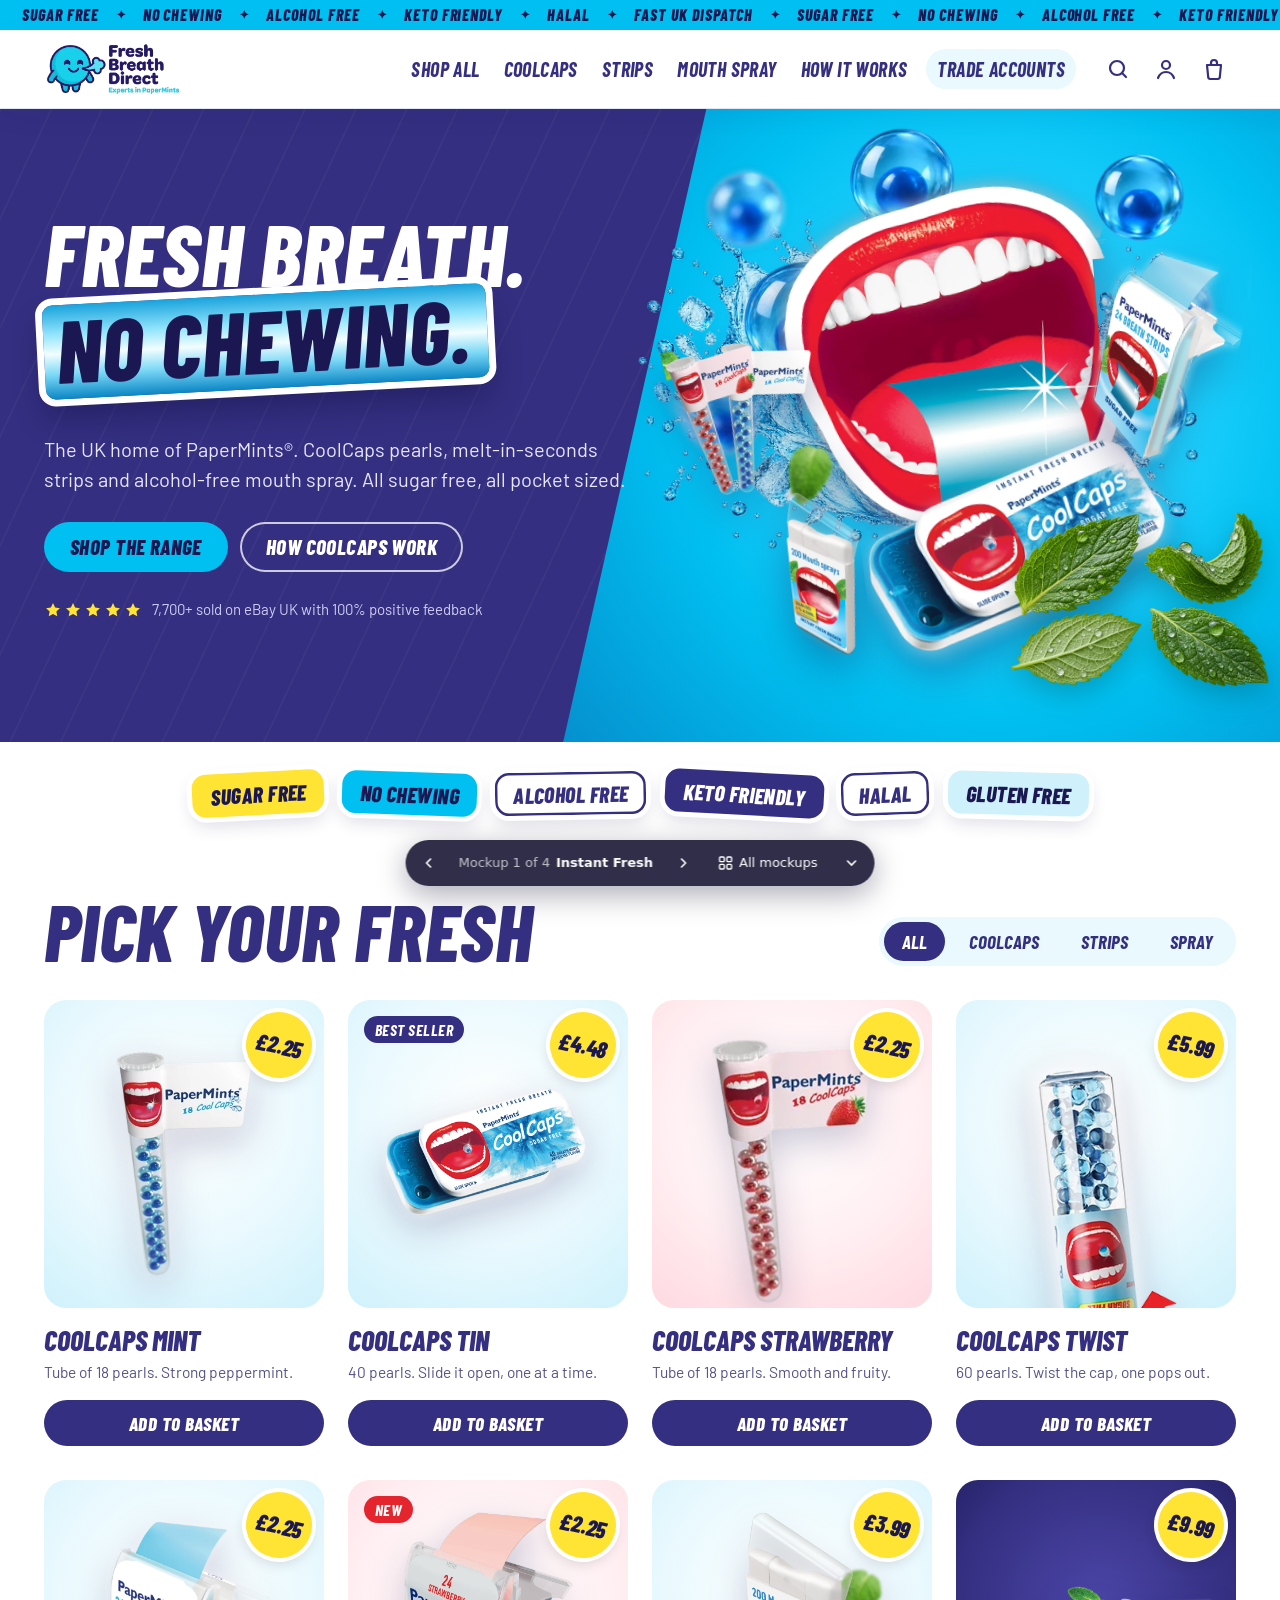
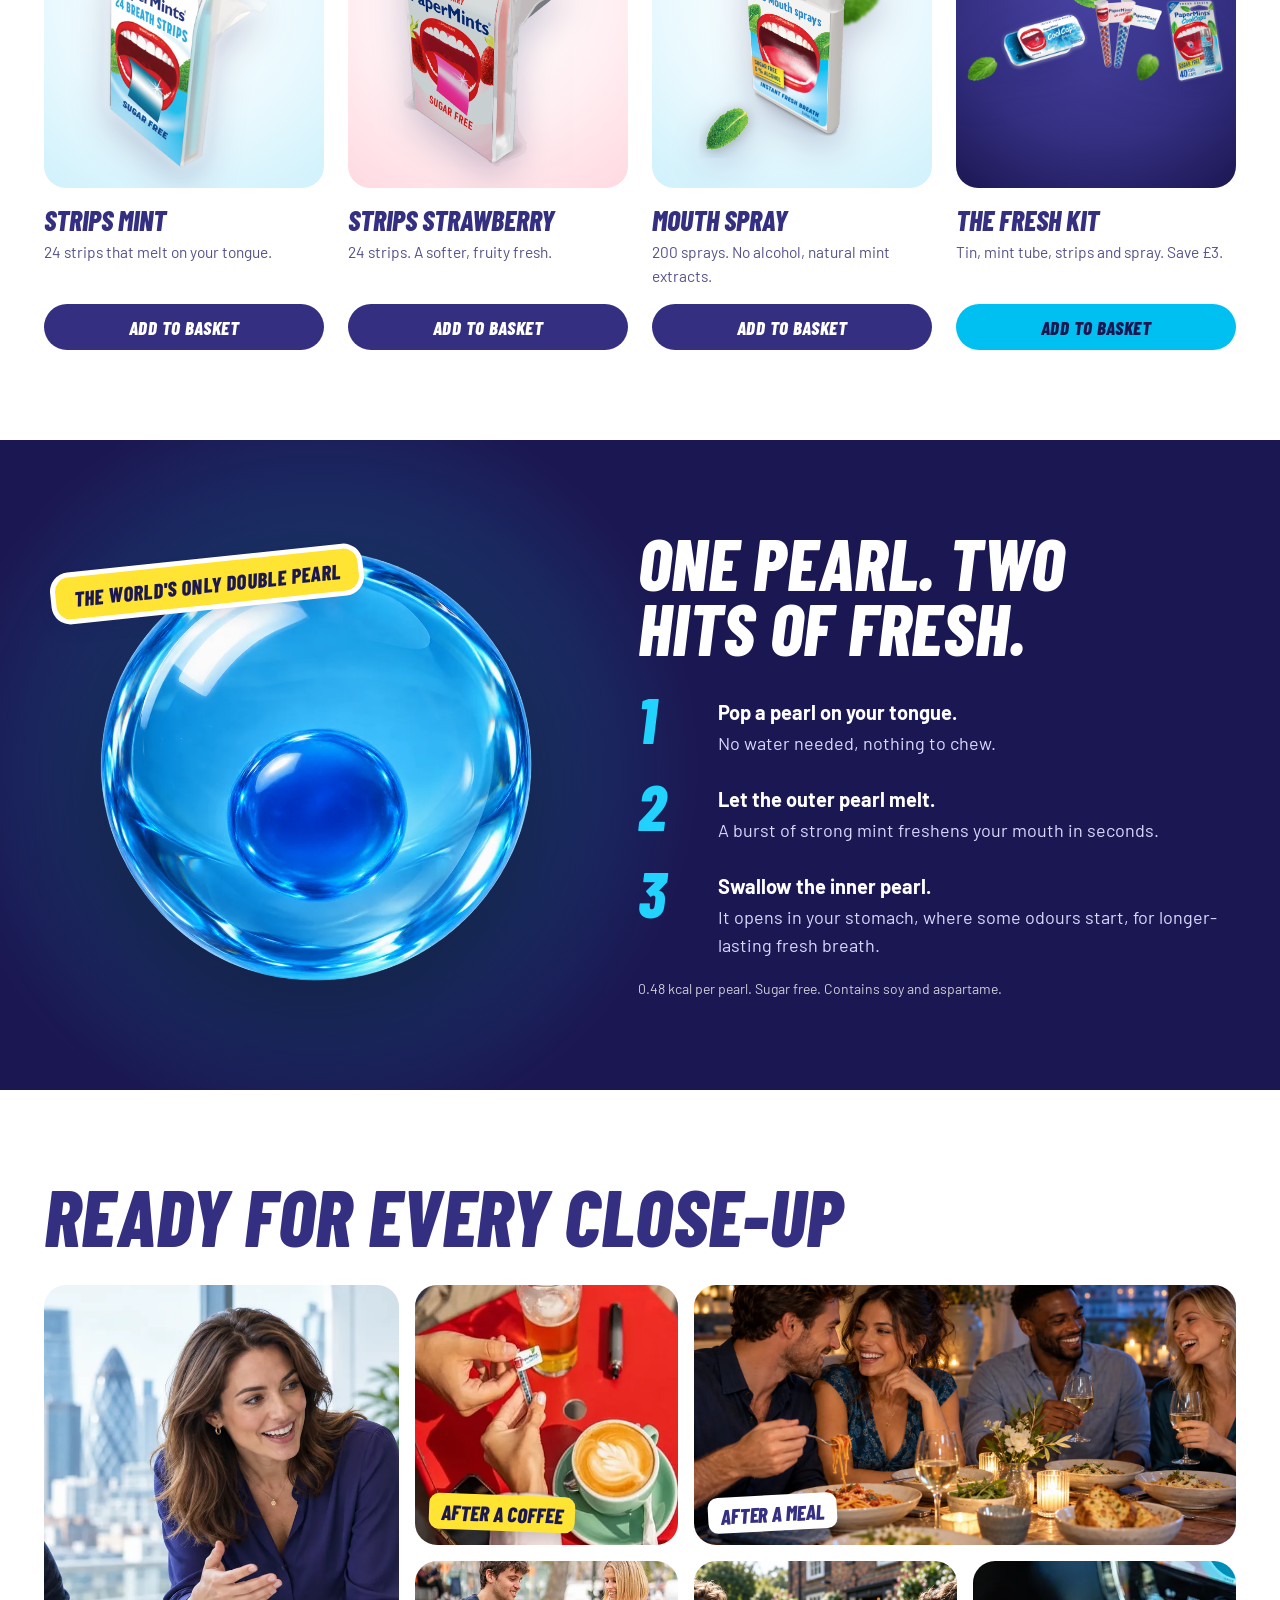
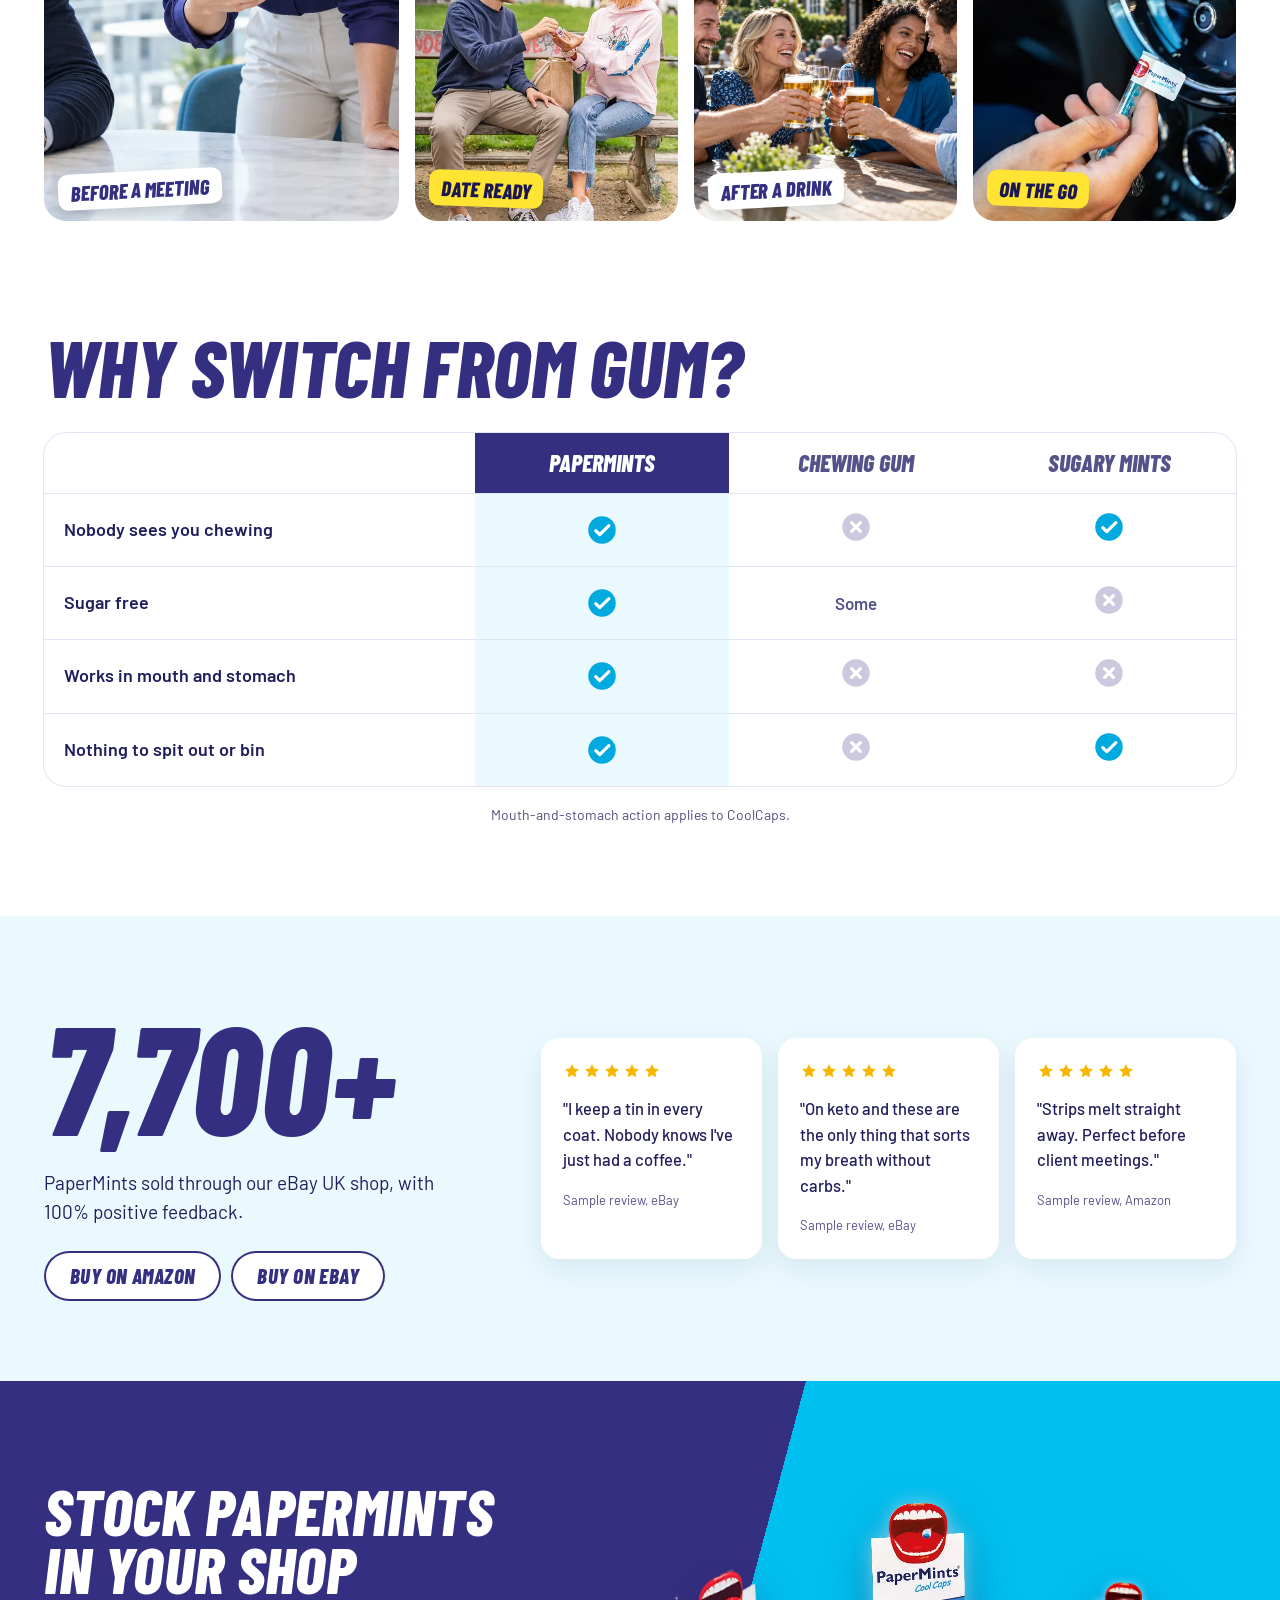
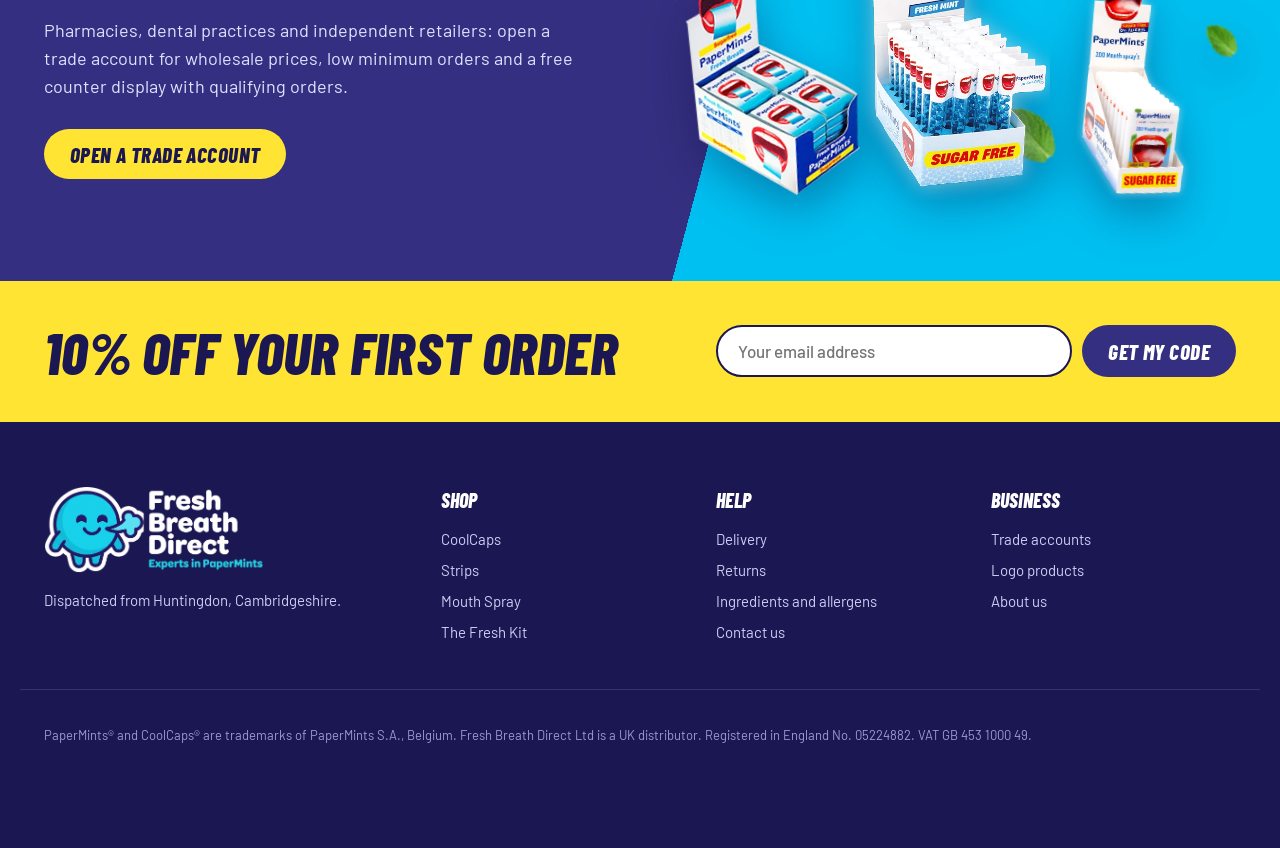
<file: mockups/b2c-1-instant-fresh/index.html>
<!doctype html>
<html lang="en-GB">
<head>
<meta charset="utf-8">
<meta name="viewport" content="width=device-width, initial-scale=1">
<title>PaperMints Breath Fresheners UK | Fresh Breath Direct</title>
<meta name="description" content="The UK home of PaperMints breath fresheners: CoolCaps double pearls, melt-in-seconds strips and alcohol-free mouth spray. Sugar free, no chewing.">
<link rel="icon" href="../shared/img/brand/buddy-icon.png">
<link rel="preconnect" href="https://fonts.googleapis.com">
<link rel="preconnect" href="https://fonts.gstatic.com" crossorigin>
<link href="https://fonts.googleapis.com/css2?family=Barlow+Condensed:ital,wght@0,700;1,700;1,800&family=Barlow:wght@400;500;600;700&display=swap" rel="stylesheet">
<link rel="stylesheet" href="../shared/mockup.css">
<link rel="stylesheet" href="style.css">
</head>
<body data-mockup="1">

<svg width="0" height="0" style="position:absolute" aria-hidden="true">
  <symbol id="i-search" viewBox="0 0 24 24"><circle cx="11" cy="11" r="7" fill="none" stroke="currentColor" stroke-width="2.2"/><path d="M20 20l-4-4" stroke="currentColor" stroke-width="2.2" stroke-linecap="round"/></symbol>
  <symbol id="i-user" viewBox="0 0 24 24"><circle cx="12" cy="8" r="4" fill="none" stroke="currentColor" stroke-width="2.2"/><path d="M4 21c1.5-4 4.5-6 8-6s6.5 2 8 6" fill="none" stroke="currentColor" stroke-width="2.2" stroke-linecap="round"/></symbol>
  <symbol id="i-bag" viewBox="0 0 24 24"><path d="M5 8h14l-1.2 12.2a2 2 0 0 1-2 1.8H8.2a2 2 0 0 1-2-1.8z" fill="none" stroke="currentColor" stroke-width="2.2" stroke-linejoin="round"/><path d="M9 8V6a3 3 0 0 1 6 0v2" fill="none" stroke="currentColor" stroke-width="2.2"/></symbol>
  <symbol id="i-menu" viewBox="0 0 24 24"><path d="M4 7h16M4 12h16M4 17h16" stroke="currentColor" stroke-width="2.4" stroke-linecap="round"/></symbol>
  <symbol id="i-star" viewBox="0 0 24 24"><path d="M12 2.8l2.8 5.9 6.4.8-4.7 4.4 1.2 6.4L12 17.2l-5.7 3.1 1.2-6.4-4.7-4.4 6.4-.8z"/></symbol>
  <symbol id="i-yes" viewBox="0 0 24 24"><circle cx="12" cy="12" r="11"/><path d="M7 12.5l3.2 3.2L17.5 8.5" fill="none" stroke="#fff" stroke-width="2.6" stroke-linecap="round" stroke-linejoin="round"/></symbol>
  <symbol id="i-no" viewBox="0 0 24 24"><circle cx="12" cy="12" r="11"/><path d="M8.5 8.5l7 7M15.5 8.5l-7 7" stroke="#fff" stroke-width="2.6" stroke-linecap="round"/></symbol>
</svg>

<div class="ticker" aria-label="Product promises">
  <div class="ticker-track">
    <span>Sugar free</span><span>No chewing</span><span>Alcohol free</span><span>Keto friendly</span><span>Halal</span><span>Fast UK dispatch</span>
    <span aria-hidden="true">Sugar free</span><span aria-hidden="true">No chewing</span><span aria-hidden="true">Alcohol free</span><span aria-hidden="true">Keto friendly</span><span aria-hidden="true">Halal</span><span aria-hidden="true">Fast UK dispatch</span>
  </div>
</div>

<header class="site-header">
  <div class="wrap header-row">
    <button class="icon-btn menu-btn" type="button" data-nav-toggle aria-expanded="false" aria-controls="main-nav" aria-label="Menu"><svg><use href="#i-menu"/></svg></button>
    <a class="logo" href="#top" aria-label="Fresh Breath Direct home"><img src="../shared/img/brand/logo.png" alt="Fresh Breath Direct, experts in PaperMints" width="925" height="366"></a>
    <nav id="main-nav" class="main-nav" aria-label="Main">
      <a href="#shop">Shop all</a>
      <a href="#shop">CoolCaps</a>
      <a href="#shop">Strips</a>
      <a href="#shop">Mouth Spray</a>
      <a href="#how">How it works</a>
      <a href="#trade" class="nav-trade">Trade accounts</a>
    </nav>
    <div class="header-tools">
      <a class="icon-btn hide-sm" href="#" aria-label="Search"><svg><use href="#i-search"/></svg></a>
      <a class="icon-btn hide-sm" href="#" aria-label="Your account"><svg><use href="#i-user"/></svg></a>
      <a class="icon-btn basket" href="#" aria-label="Basket"><svg><use href="#i-bag"/></svg><span class="count" data-basket-count hidden>0</span></a>
    </div>
  </div>
</header>

<main id="top">
  <section class="hero">
    <div class="hero-slab" aria-hidden="true"></div>
    <div class="wrap hero-grid">
      <div class="hero-copy">
        <h1 class="display"><span class="line">Fresh breath.</span> <span class="line strip-line"><span>No chewing.</span></span></h1>
        <p class="lede">The UK home of PaperMints®. CoolCaps pearls, melt-in-seconds strips and alcohol-free mouth spray. All sugar free, all pocket sized.</p>
        <div class="cta-row">
          <a class="btn btn-cyan" href="#shop">Shop the range</a>
          <a class="btn btn-ghost" href="#how">How CoolCaps work</a>
        </div>
        <p class="proof"><span class="stars" aria-label="5 out of 5"><svg><use href="#i-star"/></svg><svg><use href="#i-star"/></svg><svg><use href="#i-star"/></svg><svg><use href="#i-star"/></svg><svg><use href="#i-star"/></svg></span> 7,700+ sold on eBay UK with 100% positive feedback</p>
      </div>
      <div class="hero-art" aria-hidden="true">
        <img class="h-splash" src="../shared/img/web/obj-ice-splash.webp" alt="">
        <img class="h-pearls" src="../shared/img/web/obj-pearls-scatter.webp" alt="">
        <img class="h-mouth stick" src="../shared/img/products/mouth-strip.webp" alt="">
        <img class="h-tubes stick" src="../shared/img/products/coolcaps-tubes-duo.webp" alt="">
        <img class="h-tin stick" src="../shared/img/products/coolcaps-tin-40.webp" alt="">
        <img class="h-strips stick" src="../shared/img/products/strips-mint-24.webp" alt="">
        <img class="h-spray stick" src="../shared/img/products/mouthspray-200-plain.webp" alt="">
        <img class="h-leaves" src="../shared/img/web/obj-mint-leaves.webp" alt="">
      </div>
    </div>
  </section>

  <section class="stickers" aria-label="What's in, what's out">
    <div class="wrap sticker-row">
      <span class="badge b-sun">Sugar free</span>
      <span class="badge b-cyan">No chewing</span>
      <span class="badge b-white">Alcohol free</span>
      <span class="badge b-indigo">Keto friendly</span>
      <span class="badge b-white">Halal</span>
      <span class="badge b-ice">Gluten free</span>
    </div>
  </section>

  <section class="shop" id="shop">
    <div class="wrap">
      <div class="section-head">
        <h2 class="display">Pick your fresh</h2>
        <div class="tabs" role="tablist" aria-label="Filter products">
          <button role="tab" aria-selected="true" data-filter="all">All</button>
          <button role="tab" aria-selected="false" data-filter="caps">CoolCaps</button>
          <button role="tab" aria-selected="false" data-filter="strips">Strips</button>
          <button role="tab" aria-selected="false" data-filter="spray">Spray</button>
        </div>
      </div>
      <div class="shelf">
        <article class="product" data-type="caps">
          <div class="p-tile"><img src="../shared/img/products/coolcaps-tube-mint-18.webp" alt="PaperMints CoolCaps Mint tube of 18 pearls" loading="lazy"><span class="price-sticker">£2.25</span></div>
          <h3>CoolCaps Mint</h3><p>Tube of 18 pearls. Strong peppermint.</p>
          <button class="btn btn-indigo" data-add="CoolCaps Mint, tube of 18" data-img="../shared/img/products/coolcaps-tube-mint-18.webp">Add to basket</button>
        </article>
        <article class="product" data-type="caps">
          <div class="p-tile"><img src="../shared/img/products/coolcaps-tin-40.webp" alt="PaperMints CoolCaps slide-open tin of 40 pearls" loading="lazy"><span class="price-sticker">£4.48</span><span class="flag">Best seller</span></div>
          <h3>CoolCaps Tin</h3><p>40 pearls. Slide it open, one at a time.</p>
          <button class="btn btn-indigo" data-add="CoolCaps Tin, 40 pearls" data-img="../shared/img/products/coolcaps-tin-40.webp">Add to basket</button>
        </article>
        <article class="product" data-type="caps">
          <div class="p-tile p-tile-pink"><img src="../shared/img/products/coolcaps-tube-strawberry-18.webp" alt="PaperMints CoolCaps Strawberry tube of 18 pearls" loading="lazy"><span class="price-sticker">£2.25</span></div>
          <h3>CoolCaps Strawberry</h3><p>Tube of 18 pearls. Smooth and fruity.</p>
          <button class="btn btn-indigo" data-add="CoolCaps Strawberry, tube of 18" data-img="../shared/img/products/coolcaps-tube-strawberry-18.webp">Add to basket</button>
        </article>
        <article class="product" data-type="caps">
          <div class="p-tile"><img src="../shared/img/products/coolcaps-twist-60.webp" alt="PaperMints CoolCaps Twist dispenser of 60 pearls" loading="lazy"><span class="price-sticker">£5.99</span></div>
          <h3>CoolCaps Twist</h3><p>60 pearls. Twist the cap, one pops out.</p>
          <button class="btn btn-indigo" data-add="CoolCaps Twist, 60 pearls" data-img="../shared/img/products/coolcaps-twist-60.webp">Add to basket</button>
        </article>
        <article class="product" data-type="strips">
          <div class="p-tile"><img src="../shared/img/products/strips-mint-24.webp" alt="PaperMints 24 mint breath strips" loading="lazy"><span class="price-sticker">£2.25</span></div>
          <h3>Strips Mint</h3><p>24 strips that melt on your tongue.</p>
          <button class="btn btn-indigo" data-add="PaperMints Strips Mint, 24" data-img="../shared/img/products/strips-mint-24.webp">Add to basket</button>
        </article>
        <article class="product" data-type="strips">
          <div class="p-tile p-tile-pink"><img src="../shared/img/products/strips-strawberry-24.webp" alt="PaperMints 24 strawberry breath strips" loading="lazy"><span class="price-sticker">£2.25</span><span class="flag flag-red">New</span></div>
          <h3>Strips Strawberry</h3><p>24 strips. A softer, fruity fresh.</p>
          <button class="btn btn-indigo" data-add="PaperMints Strips Strawberry, 24" data-img="../shared/img/products/strips-strawberry-24.webp">Add to basket</button>
        </article>
        <article class="product" data-type="spray">
          <div class="p-tile"><img src="../shared/img/products/mouthspray-200.webp" alt="PaperMints Mouth Spray, 200 sprays" loading="lazy"><span class="price-sticker">£3.99</span></div>
          <h3>Mouth Spray</h3><p>200 sprays. No alcohol, natural mint extracts.</p>
          <button class="btn btn-indigo" data-add="PaperMints Mouth Spray, 200 sprays" data-img="../shared/img/products/mouthspray-200.webp">Add to basket</button>
        </article>
        <article class="product product-bundle" data-type="caps strips spray">
          <div class="p-tile p-tile-indigo"><img src="../shared/img/products/coolcaps-range.webp" alt="A CoolCaps tin, tubes and pack together" loading="lazy"><span class="price-sticker">£9.99</span></div>
          <h3>The Fresh Kit</h3><p>Tin, mint tube, strips and spray. Save £3.</p>
          <button class="btn btn-cyan" data-add="The Fresh Kit" data-img="../shared/img/products/coolcaps-range.webp">Add to basket</button>
        </article>
      </div>
    </div>
  </section>

  <section class="how" id="how">
    <div class="wrap how-grid">
      <div class="how-art">
        <img class="how-pearl" src="../shared/img/web/obj-pearl.webp" alt="A CoolCaps pearl: a blue outer capsule with a smaller capsule inside" loading="lazy">
        <span class="badge b-sun how-badge">The world's only double pearl</span>
      </div>
      <div class="how-copy">
        <h2 class="display">One pearl. Two hits of fresh.</h2>
        <ol class="steps">
          <li><p><b>Pop a pearl on your tongue.</b> No water needed, nothing to chew.</p></li>
          <li><p><b>Let the outer pearl melt.</b> A burst of strong mint freshens your mouth in seconds.</p></li>
          <li><p><b>Swallow the inner pearl.</b> It opens in your stomach, where some odours start, for longer-lasting fresh breath.</p></li>
        </ol>
        <p class="fine">0.48 kcal per pearl. Sugar free. Contains soy and aspartame.</p>
      </div>
    </div>
  </section>

  <section class="moments">
    <div class="wrap">
      <h2 class="display">Ready for every close-up</h2>
      <div class="mosaic">
        <figure class="m-a"><img src="../shared/img/web/life-meeting.webp" alt="A woman presenting to colleagues in a bright meeting room" loading="lazy"><figcaption>Before a meeting</figcaption></figure>
        <figure class="m-b"><img src="../shared/img/lifestyle/pm-life-27.webp" alt="Hands opening a CoolCaps tube next to a cappuccino" loading="lazy"><figcaption>After a coffee</figcaption></figure>
        <figure class="m-c"><img src="../shared/img/web/life-dinner.webp" alt="Friends laughing over pasta and garlic bread" loading="lazy"><figcaption>After a meal</figcaption></figure>
        <figure class="m-d"><img src="../shared/img/lifestyle/pm-life-24.webp" alt="A couple on a park bench sharing PaperMints" loading="lazy"><figcaption>Date ready</figcaption></figure>
        <figure class="m-e"><img src="../shared/img/web/life-drinks.webp" alt="Friends clinking glasses in a pub garden" loading="lazy"><figcaption>After a drink</figcaption></figure>
        <figure class="m-f"><img src="../shared/img/lifestyle/pm-life-25.webp" alt="A hand holding a CoolCaps tube in a car" loading="lazy"><figcaption>On the go</figcaption></figure>
      </div>
    </div>
  </section>

  <section class="vs">
    <div class="wrap">
      <h2 class="display">Why switch from gum?</h2>
      <div class="vs-table" role="table" aria-label="PaperMints compared with chewing gum and sugary mints">
        <div class="vs-row vs-head" role="row">
          <span role="columnheader"></span>
          <span role="columnheader" class="vs-us">PaperMints</span>
          <span role="columnheader">Chewing gum</span>
          <span role="columnheader">Sugary mints</span>
        </div>
        <div class="vs-row" role="row"><span role="rowheader">Nobody sees you chewing</span><span role="cell" class="vs-us"><svg class="yes"><use href="#i-yes"/></svg></span><span role="cell"><svg class="no"><use href="#i-no"/></svg></span><span role="cell"><svg class="yes"><use href="#i-yes"/></svg></span></div>
        <div class="vs-row" role="row"><span role="rowheader">Sugar free</span><span role="cell" class="vs-us"><svg class="yes"><use href="#i-yes"/></svg></span><span role="cell"><span class="maybe">Some</span></span><span role="cell"><svg class="no"><use href="#i-no"/></svg></span></div>
        <div class="vs-row" role="row"><span role="rowheader">Works in mouth and stomach</span><span role="cell" class="vs-us"><svg class="yes"><use href="#i-yes"/></svg></span><span role="cell"><svg class="no"><use href="#i-no"/></svg></span><span role="cell"><svg class="no"><use href="#i-no"/></svg></span></div>
        <div class="vs-row" role="row"><span role="rowheader">Nothing to spit out or bin</span><span role="cell" class="vs-us"><svg class="yes"><use href="#i-yes"/></svg></span><span role="cell"><svg class="no"><use href="#i-no"/></svg></span><span role="cell"><svg class="yes"><use href="#i-yes"/></svg></span></div>
      </div>
      <p class="fine center">Mouth-and-stomach action applies to CoolCaps.</p>
    </div>
  </section>

  <section class="love">
    <div class="wrap love-grid">
      <div class="love-score">
        <p class="big display">7,700+</p>
        <p>PaperMints sold through our eBay UK shop, with 100% positive feedback.</p>
        <div class="market">
          <a class="btn btn-market" href="#">Buy on Amazon</a>
          <a class="btn btn-market" href="#">Buy on eBay</a>
        </div>
      </div>
      <ul class="quotes">
        <li><span class="stars" aria-label="5 out of 5"><svg><use href="#i-star"/></svg><svg><use href="#i-star"/></svg><svg><use href="#i-star"/></svg><svg><use href="#i-star"/></svg><svg><use href="#i-star"/></svg></span><p>"I keep a tin in every coat. Nobody knows I've just had a coffee."</p><cite>Sample review, eBay</cite></li>
        <li><span class="stars" aria-label="5 out of 5"><svg><use href="#i-star"/></svg><svg><use href="#i-star"/></svg><svg><use href="#i-star"/></svg><svg><use href="#i-star"/></svg><svg><use href="#i-star"/></svg></span><p>"On keto and these are the only thing that sorts my breath without carbs."</p><cite>Sample review, eBay</cite></li>
        <li><span class="stars" aria-label="5 out of 5"><svg><use href="#i-star"/></svg><svg><use href="#i-star"/></svg><svg><use href="#i-star"/></svg><svg><use href="#i-star"/></svg><svg><use href="#i-star"/></svg></span><p>"Strips melt straight away. Perfect before client meetings."</p><cite>Sample review, Amazon</cite></li>
      </ul>
    </div>
  </section>

  <section class="trade" id="trade">
    <div class="wrap trade-grid">
      <div class="trade-copy">
        <h2 class="display">Stock PaperMints in your shop</h2>
        <p>Pharmacies, dental practices and independent retailers: open a trade account for wholesale prices, low minimum orders and a free counter display with qualifying orders.</p>
        <a class="btn btn-sun" href="#">Open a trade account</a>
      </div>
      <div class="trade-art" aria-hidden="true">
        <img src="../shared/img/products/display-strips.webp" alt="" loading="lazy">
        <img src="../shared/img/products/display-coolcaps.webp" alt="" loading="lazy">
        <img src="../shared/img/products/display-mouthspray.webp" alt="" loading="lazy">
      </div>
    </div>
  </section>

  <section class="club">
    <div class="wrap club-row">
      <h2 class="display">10% off your first order</h2>
      <form class="club-form" onsubmit="event.preventDefault(); FBD.say('You\'re on the list', 'Check your inbox for your 10% code.');">
        <label class="sr-only" for="email1">Email address</label>
        <input id="email1" type="email" placeholder="Your email address" required>
        <button class="btn btn-indigo" type="submit">Get my code</button>
      </form>
    </div>
  </section>
</main>

<footer class="site-footer">
  <div class="wrap footer-grid">
    <div class="f-brand">
      <img src="../shared/img/brand/logo-white.png" alt="Fresh Breath Direct, experts in PaperMints" width="925" height="366" loading="lazy">
      <p>Dispatched from Huntingdon, Cambridgeshire.</p>
    </div>
    <div><h3>Shop</h3><a href="#">CoolCaps</a><a href="#">Strips</a><a href="#">Mouth Spray</a><a href="#">The Fresh Kit</a></div>
    <div><h3>Help</h3><a href="#">Delivery</a><a href="#">Returns</a><a href="#">Ingredients and allergens</a><a href="#">Contact us</a></div>
    <div><h3>Business</h3><a href="#trade">Trade accounts</a><a href="#">Logo products</a><a href="#">About us</a></div>
  </div>
  <div class="wrap legal">
    <p>PaperMints® and CoolCaps® are trademarks of PaperMints S.A., Belgium. Fresh Breath Direct Ltd is a UK distributor. Registered in England No. 05224882. VAT GB 453 1000 49.</p>
  </div>
</footer>

<script src="../shared/mockup.js"></script>
<script>
  // Product filter tabs
  document.querySelectorAll('[data-filter]').forEach(function (tab) {
    tab.addEventListener('click', function () {
      var f = tab.getAttribute('data-filter');
      document.querySelectorAll('[data-filter]').forEach(function (t) { t.setAttribute('aria-selected', t === tab ? 'true' : 'false'); });
      document.querySelectorAll('.product').forEach(function (p) {
        p.hidden = !(f === 'all' || p.getAttribute('data-type').split(' ').indexOf(f) > -1);
      });
    });
  });
</script>
</body>
</html>
</file>
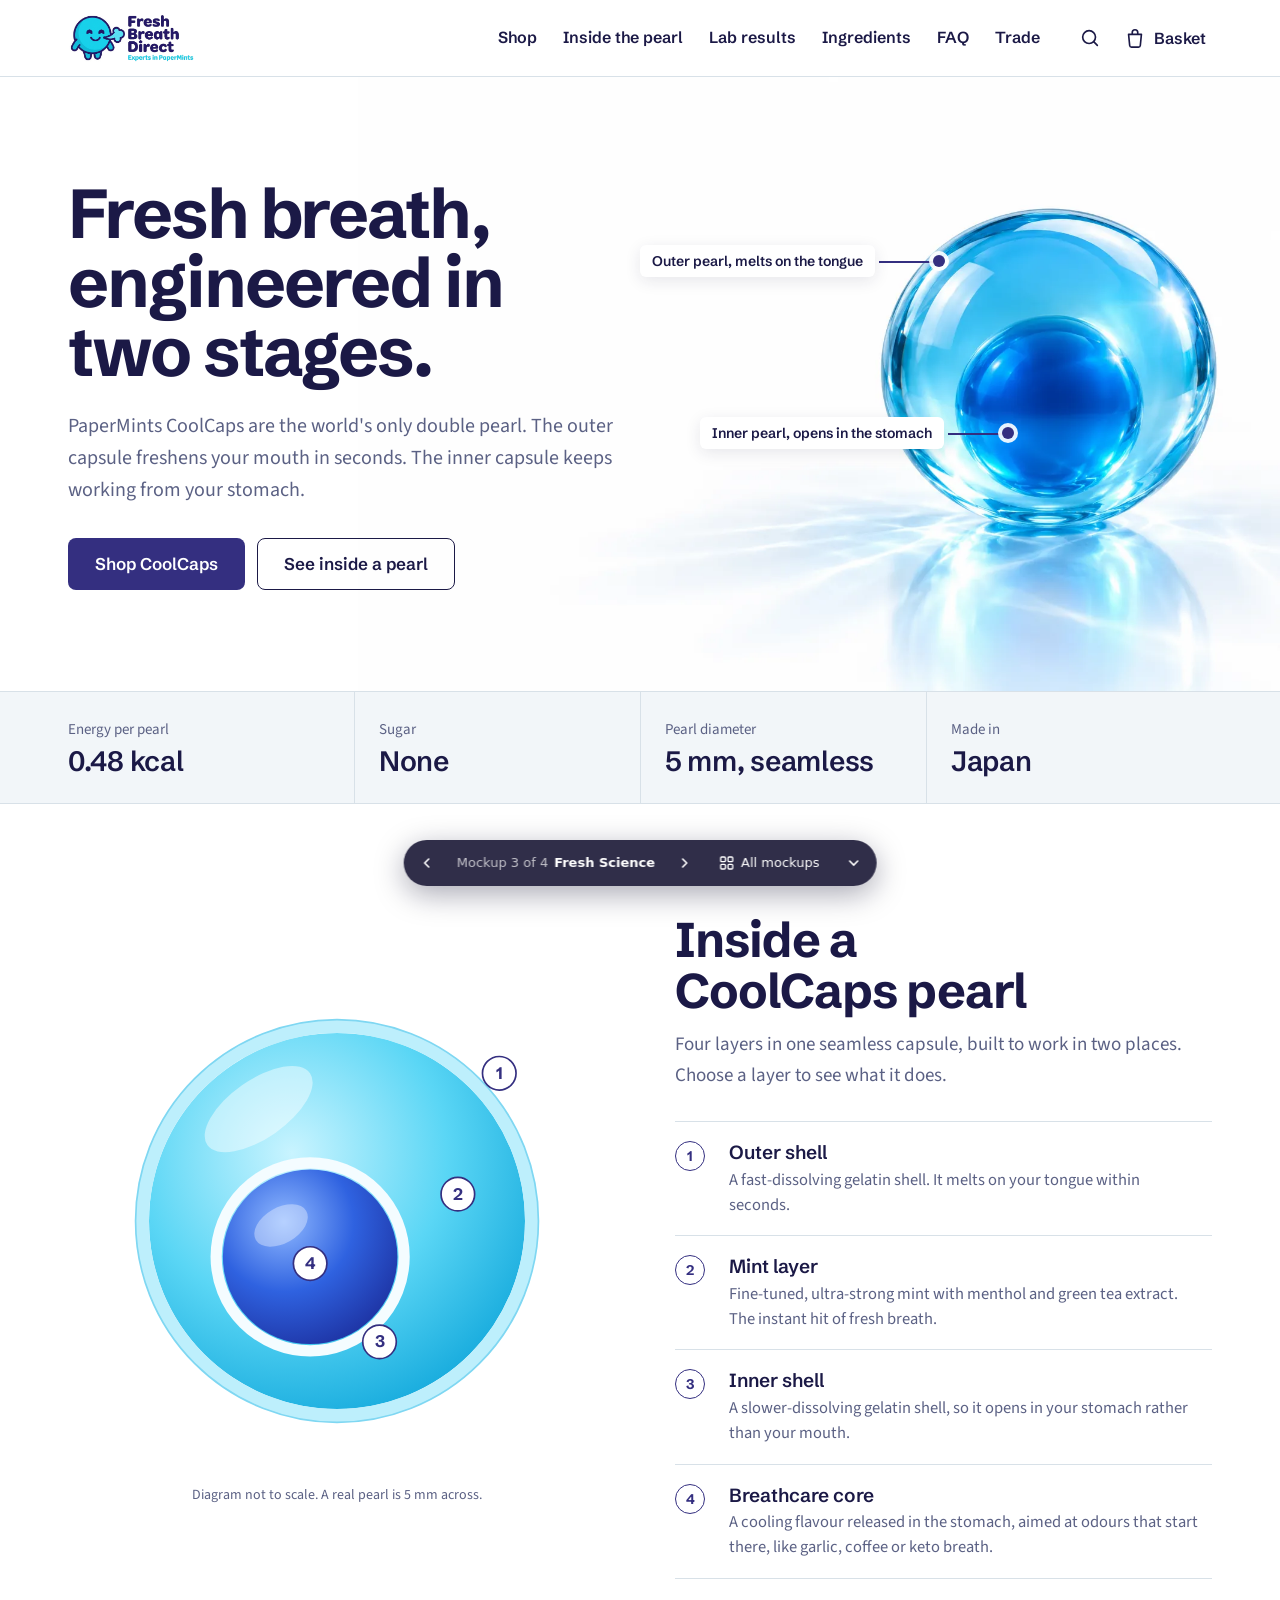
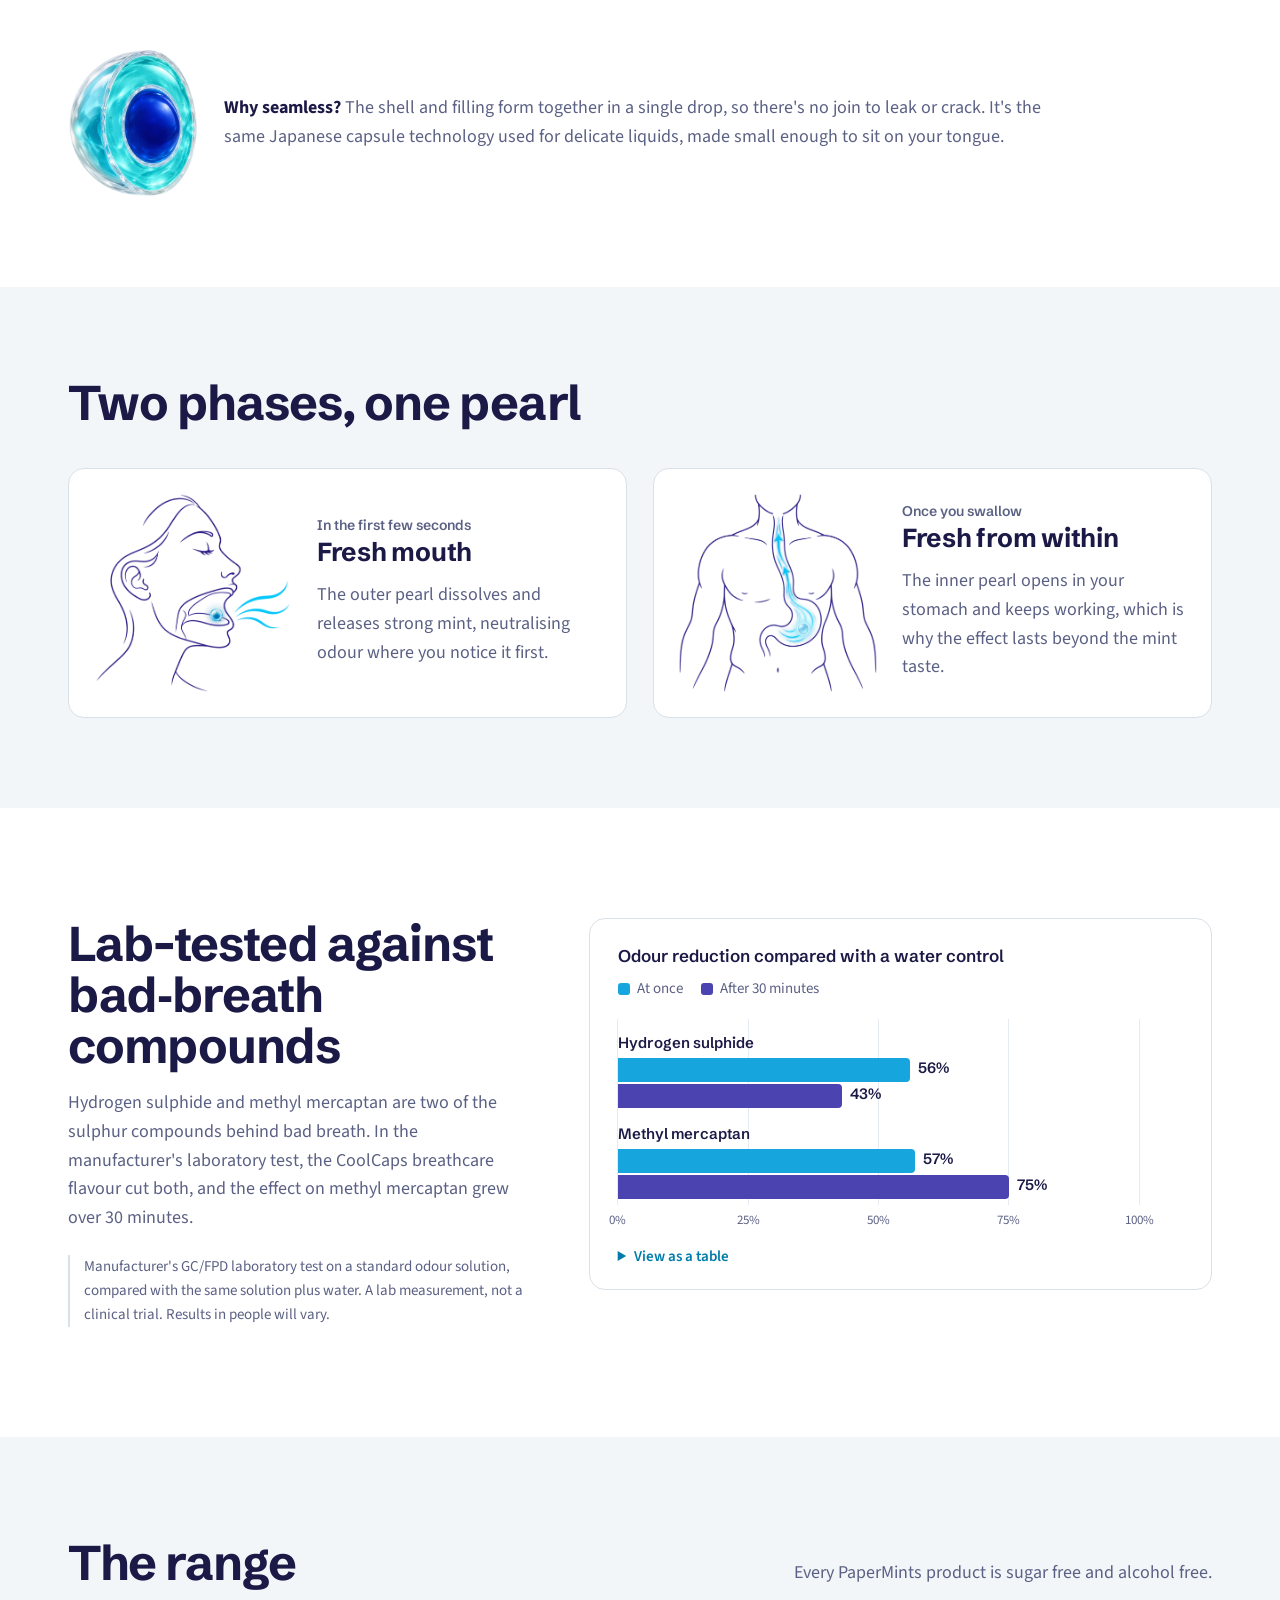
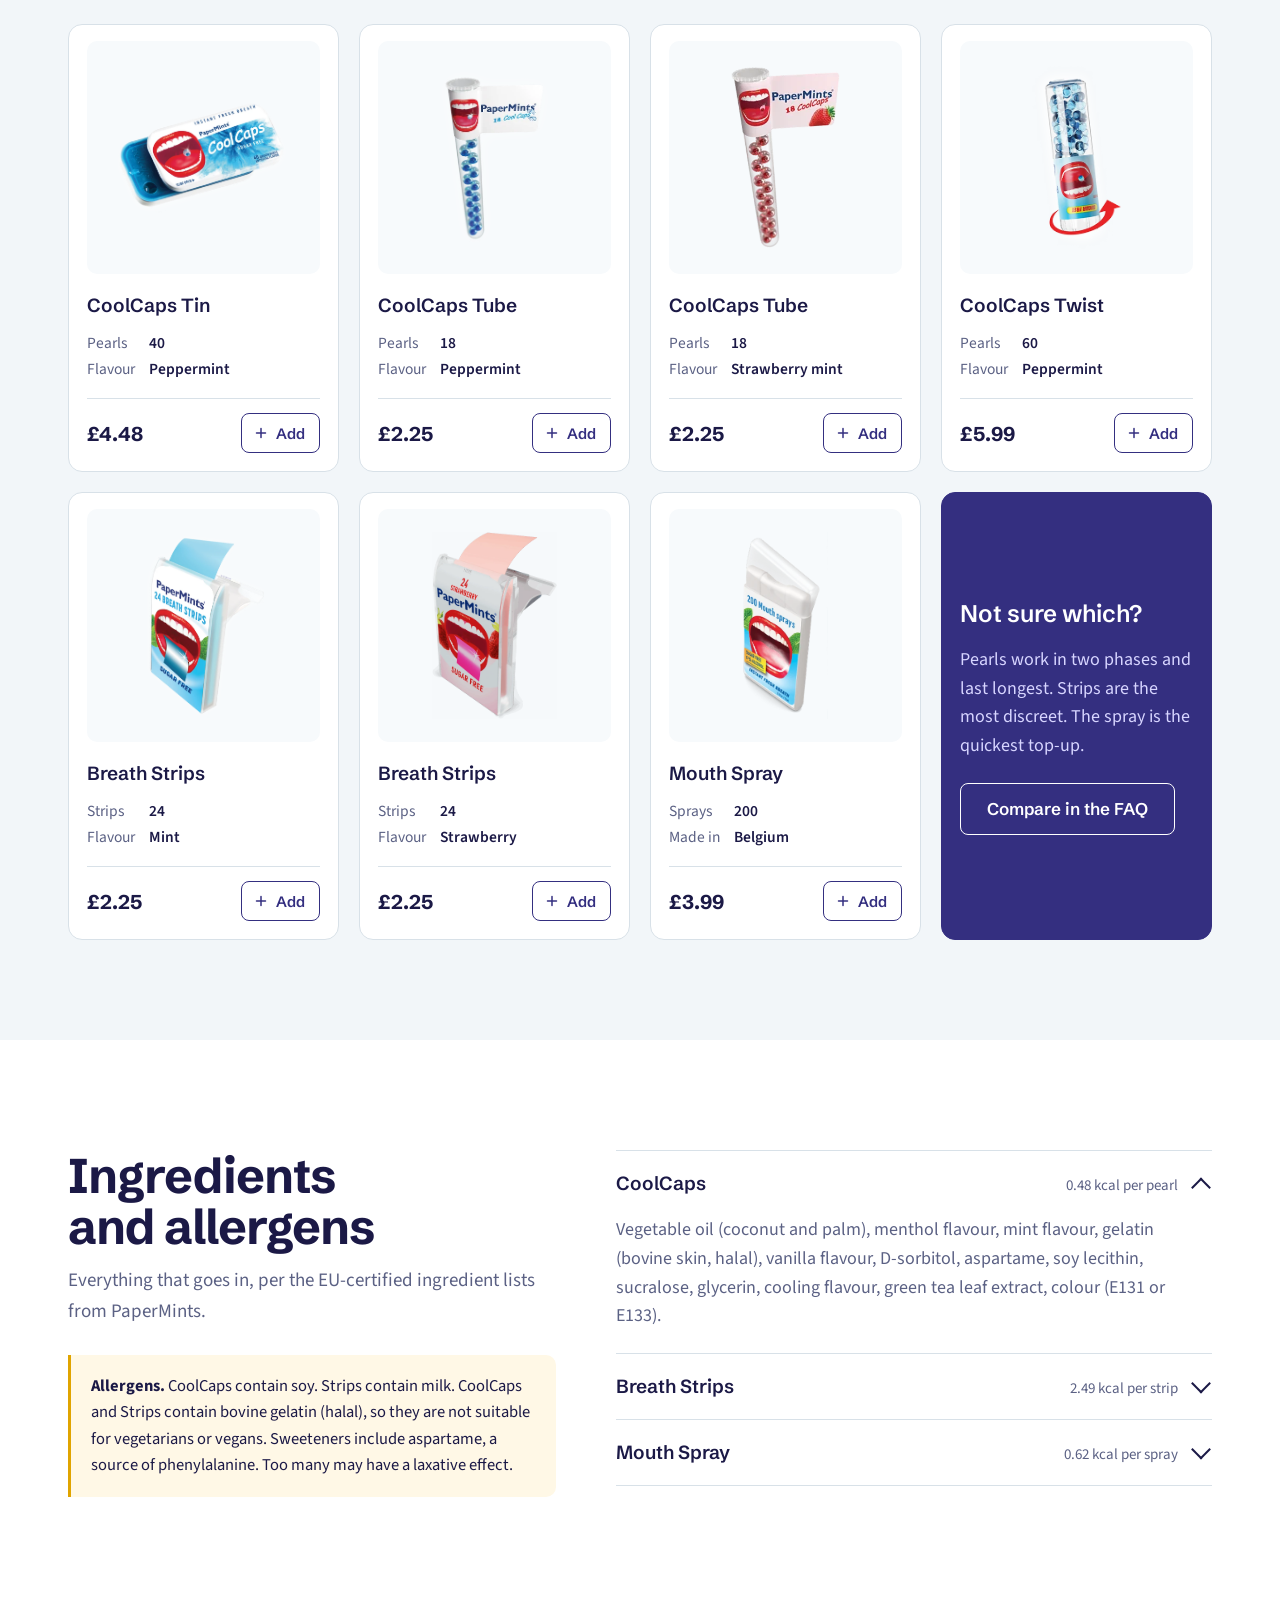
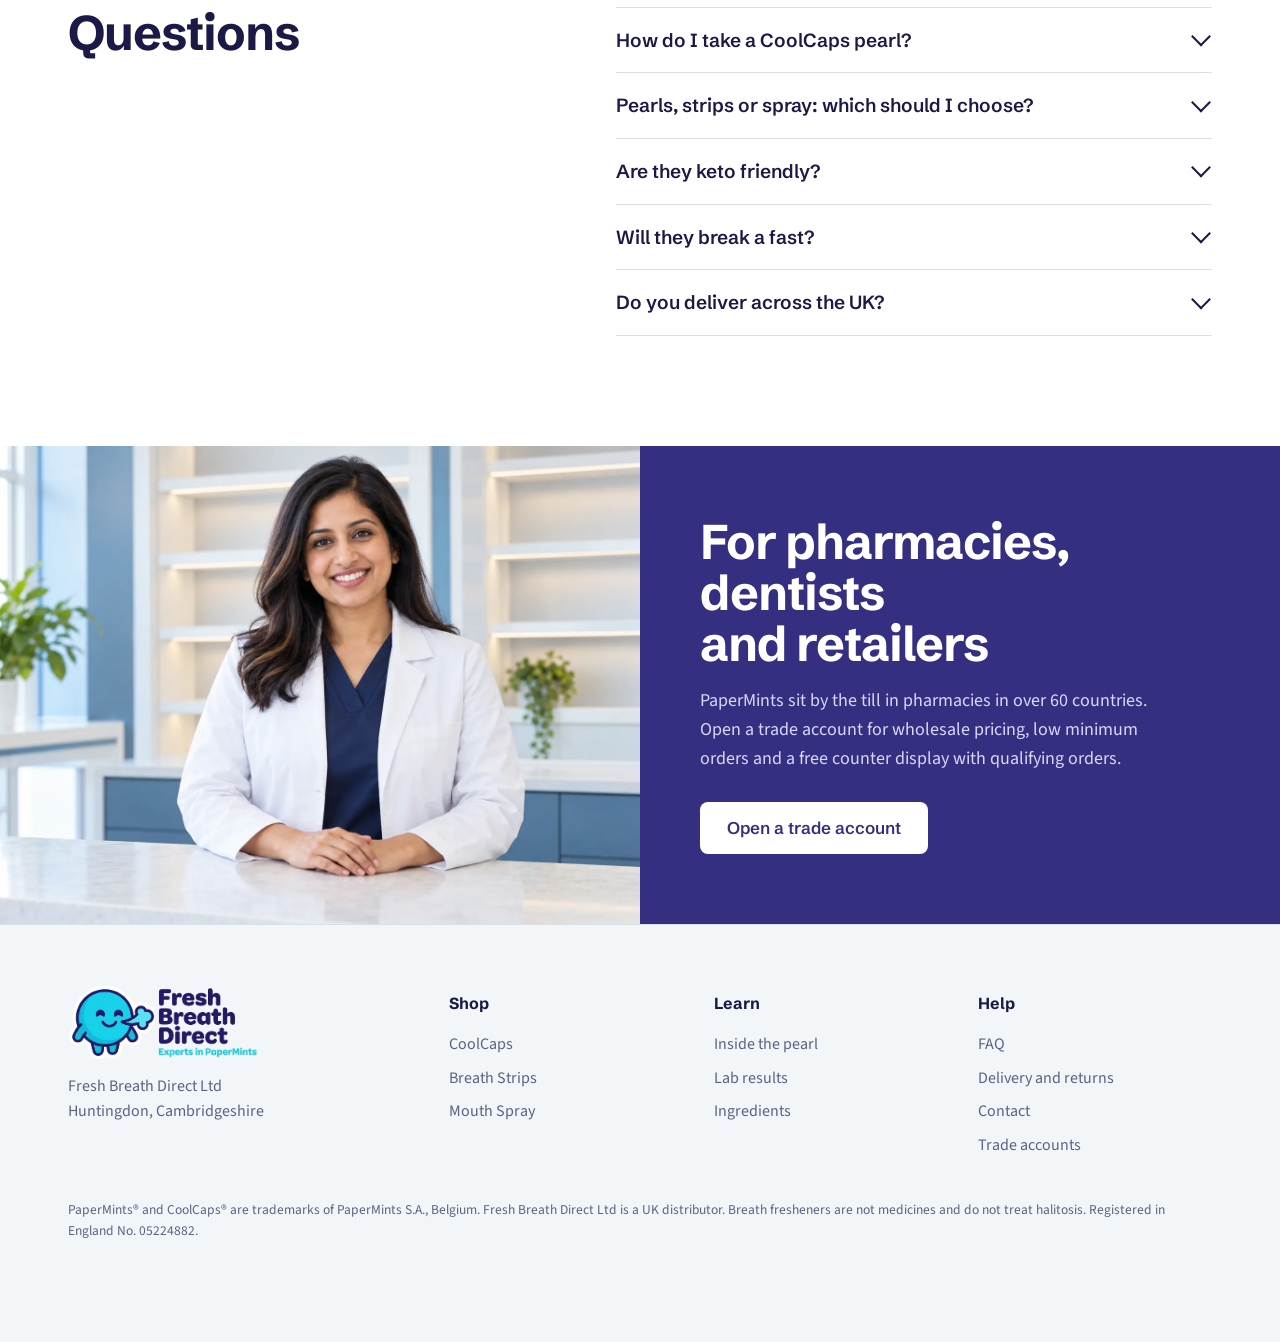
<file: mockups/b2c-3-fresh-science/index.html>
<!doctype html>
<html lang="en-GB">
<head>
<meta charset="utf-8">
<meta name="viewport" content="width=device-width, initial-scale=1">
<title>PaperMints CoolCaps: How the Double Pearl Freshens Breath | Fresh Breath Direct</title>
<meta name="description" content="Inside a PaperMints CoolCaps pearl: four layers, two phases, lab-tested against bad-breath compounds. Sugar free breath fresheners from Fresh Breath Direct.">
<link rel="icon" href="../shared/img/brand/buddy-icon.png">
<link rel="preconnect" href="https://fonts.googleapis.com">
<link rel="preconnect" href="https://fonts.gstatic.com" crossorigin>
<link href="https://fonts.googleapis.com/css2?family=Schibsted+Grotesk:wght@500;600;700;800&family=Source+Sans+3:wght@400;600;700&display=swap" rel="stylesheet">
<link rel="stylesheet" href="../shared/mockup.css">
<link rel="stylesheet" href="style.css">
</head>
<body data-mockup="3">

<svg width="0" height="0" style="position:absolute" aria-hidden="true">
  <symbol id="i-bag" viewBox="0 0 24 24"><path d="M5 8h14l-1.2 12.2a2 2 0 0 1-2 1.8H8.2a2 2 0 0 1-2-1.8z" fill="none" stroke="currentColor" stroke-width="1.8" stroke-linejoin="round"/><path d="M9 8V6a3 3 0 0 1 6 0v2" fill="none" stroke="currentColor" stroke-width="1.8"/></symbol>
  <symbol id="i-search" viewBox="0 0 24 24"><circle cx="11" cy="11" r="7" fill="none" stroke="currentColor" stroke-width="1.8"/><path d="M20 20l-4-4" stroke="currentColor" stroke-width="1.8" stroke-linecap="round"/></symbol>
  <symbol id="i-menu" viewBox="0 0 24 24"><path d="M4 8h16M4 16h16" stroke="currentColor" stroke-width="2" stroke-linecap="round"/></symbol>
  <symbol id="i-plus" viewBox="0 0 24 24"><path d="M12 6v12M6 12h12" stroke="currentColor" stroke-width="2" stroke-linecap="round"/></symbol>
</svg>

<header class="site-header">
  <div class="wrap header-row">
    <a class="logo" href="#top" aria-label="Fresh Breath Direct home"><img src="../shared/img/brand/logo.png" alt="Fresh Breath Direct, experts in PaperMints" width="925" height="366"></a>
    <nav id="main-nav" class="main-nav" aria-label="Main">
      <a href="#range">Shop</a>
      <a href="#inside">Inside the pearl</a>
      <a href="#evidence">Lab results</a>
      <a href="#ingredients">Ingredients</a>
      <a href="#faq">FAQ</a>
      <a href="#trade">Trade</a>
    </nav>
    <div class="tools">
      <a class="tool" href="#" aria-label="Search"><svg><use href="#i-search"/></svg></a>
      <a class="tool basket" href="#"><svg><use href="#i-bag"/></svg><span class="basket-label">Basket</span><span class="count" data-basket-count hidden>0</span></a>
      <button class="tool menu-btn" type="button" data-nav-toggle aria-expanded="false" aria-controls="main-nav" aria-label="Menu"><svg><use href="#i-menu"/></svg></button>
    </div>
  </div>
</header>

<main id="top">
  <section class="hero">
    <div class="hero-media">
      <img src="../shared/img/web/c-hero-pearl.webp" alt="A single CoolCaps pearl on a white surface, its inner capsule visible through the clear blue shell" width="1536" height="1024">
      <span class="callout c-outer"><i></i><em>Outer pearl, melts on the tongue</em></span>
      <span class="callout c-inner"><i></i><em>Inner pearl, opens in the stomach</em></span>
    </div>
    <div class="wrap hero-copy">
      <h1>Fresh breath, engineered in two stages.</h1>
      <p class="lede">PaperMints CoolCaps are the world's only double pearl. The outer capsule freshens your mouth in seconds. The inner capsule keeps working from your stomach.</p>
      <div class="cta-row">
        <a class="btn btn-solid" href="#range">Shop CoolCaps</a>
        <a class="btn btn-line" href="#inside">See inside a pearl</a>
      </div>
    </div>
  </section>

  <section class="datasheet" aria-label="CoolCaps at a glance">
    <dl class="wrap ds-grid">
      <div><dt>Energy per pearl</dt><dd>0.48 kcal</dd></div>
      <div><dt>Sugar</dt><dd>None</dd></div>
      <div><dt>Pearl diameter</dt><dd>5 mm, seamless</dd></div>
      <div><dt>Made in</dt><dd>Japan</dd></div>
    </dl>
  </section>

  <section class="inside" id="inside">
    <div class="wrap inside-grid">
      <div class="diagram-wrap">
        <svg class="pearl-svg" viewBox="0 0 420 420" role="img" aria-labelledby="pearl-title" data-active="0">
          <title id="pearl-title">Cross-section of a CoolCaps pearl showing four layers</title>
          <defs>
            <radialGradient id="g-mint" cx="38%" cy="32%" r="75%"><stop offset="0" stop-color="#C9F4FF"/><stop offset=".55" stop-color="#5AD6F5"/><stop offset="1" stop-color="#14A9DC"/></radialGradient>
            <radialGradient id="g-core" cx="35%" cy="30%" r="80%"><stop offset="0" stop-color="#8FB8FF"/><stop offset=".5" stop-color="#2F62E0"/><stop offset="1" stop-color="#1C2F9E"/></radialGradient>
            <radialGradient id="g-shell" cx="50%" cy="50%" r="50%"><stop offset=".9" stop-color="#E9FAFF" stop-opacity="0"/><stop offset="1" stop-color="#E9FAFF" stop-opacity=".9"/></radialGradient>
          </defs>
          <g class="layer" data-layer="2"><circle cx="210" cy="210" r="168" fill="url(#g-mint)"/></g>
          <g class="layer" data-layer="1"><circle cx="210" cy="210" r="174" fill="none" stroke="#BDEFFC" stroke-width="12"/><circle cx="210" cy="210" r="180" fill="none" stroke="#7FD7F2" stroke-width="1.5"/></g>
          <g class="layer" data-layer="3"><circle cx="186" cy="242" r="84" fill="none" stroke="#F4FCFF" stroke-width="10"/></g>
          <g class="layer" data-layer="4"><circle cx="186" cy="242" r="78" fill="url(#g-core)"/><ellipse cx="160" cy="214" rx="26" ry="16" fill="#fff" opacity=".35" transform="rotate(-30 160 214)"/></g>
          <ellipse cx="140" cy="110" rx="56" ry="26" fill="#fff" opacity=".45" transform="rotate(-35 140 110)" pointer-events="none"/>
          <g class="tags" aria-hidden="true">
            <g data-tag="1"><circle cx="355" cy="78" r="15"/><text x="355" y="83">1</text></g>
            <g data-tag="2"><circle cx="318" cy="186" r="15"/><text x="318" y="191">2</text></g>
            <g data-tag="3"><circle cx="248" cy="318" r="15"/><text x="248" y="323">3</text></g>
            <g data-tag="4"><circle cx="186" cy="248" r="15"/><text x="186" y="253">4</text></g>
          </g>
        </svg>
        <p class="diagram-note">Diagram not to scale. A real pearl is 5 mm across.</p>
      </div>
      <div class="inside-copy">
        <h2>Inside a CoolCaps pearl</h2>
        <p class="intro">Four layers in one seamless capsule, built to work in two places. Choose a layer to see what it does.</p>
        <ol class="layers">
          <li><button type="button" data-layer="1" aria-pressed="false"><span class="num">1</span><span><b>Outer shell</b><small>A fast-dissolving gelatin shell. It melts on your tongue within seconds.</small></span></button></li>
          <li><button type="button" data-layer="2" aria-pressed="false"><span class="num">2</span><span><b>Mint layer</b><small>Fine-tuned, ultra-strong mint with menthol and green tea extract. The instant hit of fresh breath.</small></span></button></li>
          <li><button type="button" data-layer="3" aria-pressed="false"><span class="num">3</span><span><b>Inner shell</b><small>A slower-dissolving gelatin shell, so it opens in your stomach rather than your mouth.</small></span></button></li>
          <li><button type="button" data-layer="4" aria-pressed="false"><span class="num">4</span><span><b>Breathcare core</b><small>A cooling flavour released in the stomach, aimed at odours that start there, like garlic, coffee or keto breath.</small></span></button></li>
        </ol>
      </div>
    </div>
    <div class="wrap seamless">
      <img src="../shared/img/web/obj-cross-section.webp" alt="3D cut-away render of a pearl showing its concentric layers" loading="lazy">
      <p><b>Why seamless?</b> The shell and filling form together in a single drop, so there's no join to leak or crack. It's the same Japanese capsule technology used for delicate liquids, made small enough to sit on your tongue.</p>
    </div>
  </section>

  <section class="phases">
    <div class="wrap">
      <h2>Two phases, one pearl</h2>
      <ol class="timeline">
        <li>
          <img src="../shared/img/web/ill-phase-mouth.webp" alt="Line illustration: a pearl melting on the tongue with freshness rising from the mouth" loading="lazy">
          <div><p class="when">In the first few seconds</p><h3>Fresh mouth</h3><p>The outer pearl dissolves and releases strong mint, neutralising odour where you notice it first.</p></div>
        </li>
        <li>
          <img src="../shared/img/web/ill-phase-stomach.webp" alt="Line illustration: the inner capsule in the stomach with cooling freshness rising" loading="lazy">
          <div><p class="when">Once you swallow</p><h3>Fresh from within</h3><p>The inner pearl opens in your stomach and keeps working, which is why the effect lasts beyond the mint taste.</p></div>
        </li>
      </ol>
    </div>
  </section>

  <section class="evidence" id="evidence">
    <div class="wrap ev-grid">
      <div class="ev-copy">
        <h2>Lab-tested against bad‑breath compounds</h2>
        <p>Hydrogen sulphide and methyl mercaptan are two of the sulphur compounds behind bad breath. In the manufacturer's laboratory test, the CoolCaps breathcare flavour cut both, and the effect on methyl mercaptan grew over 30 minutes.</p>
        <p class="ev-note">Manufacturer's GC/FPD laboratory test on a standard odour solution, compared with the same solution plus water. A lab measurement, not a clinical trial. Results in people will vary.</p>
      </div>
      <figure class="chart" aria-labelledby="chart-title">
        <figcaption>
          <span id="chart-title" class="chart-title">Odour reduction compared with a water control</span>
          <span class="legend"><span><i class="sw sw-now"></i>At once</span><span><i class="sw sw-30"></i>After 30 minutes</span></span>
        </figcaption>
        <div class="plot">
          <div class="grid" aria-hidden="true"><span style="left:0">0%</span><span style="left:25%">25%</span><span style="left:50%">50%</span><span style="left:75%">75%</span><span style="left:100%">100%</span></div>
          <div class="group">
            <p class="g-label">Hydrogen sulphide</p>
            <div class="bar-row" style="--v:56"><span class="bar now" tabindex="0" data-tip="Hydrogen sulphide, at once: 56% less than control"></span><span class="val">56%</span></div>
            <div class="bar-row" style="--v:43"><span class="bar t30" tabindex="0" data-tip="Hydrogen sulphide, after 30 minutes: 43% less than control"></span><span class="val">43%</span></div>
          </div>
          <div class="group">
            <p class="g-label">Methyl mercaptan</p>
            <div class="bar-row" style="--v:57"><span class="bar now" tabindex="0" data-tip="Methyl mercaptan, at once: 57% less than control"></span><span class="val">57%</span></div>
            <div class="bar-row" style="--v:75"><span class="bar t30" tabindex="0" data-tip="Methyl mercaptan, after 30 minutes: 75% less than control"></span><span class="val">75%</span></div>
          </div>
          <div class="tip" role="tooltip" hidden></div>
        </div>
        <details class="table-view">
          <summary>View as a table</summary>
          <table>
            <thead><tr><th scope="col">Compound</th><th scope="col">At once</th><th scope="col">After 30 minutes</th></tr></thead>
            <tbody><tr><th scope="row">Hydrogen sulphide</th><td>56%</td><td>43%</td></tr><tr><th scope="row">Methyl mercaptan</th><td>57%</td><td>75%</td></tr></tbody>
          </table>
        </details>
      </figure>
    </div>
  </section>

  <section class="range" id="range">
    <div class="wrap">
      <div class="range-head">
        <h2>The range</h2>
        <p>Every PaperMints product is sugar free and alcohol free.</p>
      </div>
      <div class="products">
        <article class="prod">
          <div class="pimg"><img src="../shared/img/products/coolcaps-tin-40.webp" alt="CoolCaps tin of 40 pearls" loading="lazy"></div>
          <h3>CoolCaps Tin</h3>
          <dl><dt>Pearls</dt><dd>40</dd><dt>Flavour</dt><dd>Peppermint</dd></dl>
          <div class="pbuy"><span>£4.48</span><button class="add" data-add="CoolCaps Tin, 40 pearls" data-img="../shared/img/products/coolcaps-tin-40.webp"><svg><use href="#i-plus"/></svg>Add</button></div>
        </article>
        <article class="prod">
          <div class="pimg"><img src="../shared/img/products/coolcaps-tube-mint-18.webp" alt="CoolCaps mint tube of 18 pearls" loading="lazy"></div>
          <h3>CoolCaps Tube</h3>
          <dl><dt>Pearls</dt><dd>18</dd><dt>Flavour</dt><dd>Peppermint</dd></dl>
          <div class="pbuy"><span>£2.25</span><button class="add" data-add="CoolCaps Mint, tube of 18" data-img="../shared/img/products/coolcaps-tube-mint-18.webp"><svg><use href="#i-plus"/></svg>Add</button></div>
        </article>
        <article class="prod">
          <div class="pimg"><img src="../shared/img/products/coolcaps-tube-strawberry-18.webp" alt="CoolCaps strawberry tube of 18 pearls" loading="lazy"></div>
          <h3>CoolCaps Tube</h3>
          <dl><dt>Pearls</dt><dd>18</dd><dt>Flavour</dt><dd>Strawberry mint</dd></dl>
          <div class="pbuy"><span>£2.25</span><button class="add" data-add="CoolCaps Strawberry, tube of 18" data-img="../shared/img/products/coolcaps-tube-strawberry-18.webp"><svg><use href="#i-plus"/></svg>Add</button></div>
        </article>
        <article class="prod">
          <div class="pimg"><img src="../shared/img/products/coolcaps-twist-60.webp" alt="CoolCaps Twist dispenser of 60 pearls" loading="lazy"></div>
          <h3>CoolCaps Twist</h3>
          <dl><dt>Pearls</dt><dd>60</dd><dt>Flavour</dt><dd>Peppermint</dd></dl>
          <div class="pbuy"><span>£5.99</span><button class="add" data-add="CoolCaps Twist, 60 pearls" data-img="../shared/img/products/coolcaps-twist-60.webp"><svg><use href="#i-plus"/></svg>Add</button></div>
        </article>
        <article class="prod">
          <div class="pimg"><img src="../shared/img/products/strips-mint-24.webp" alt="PaperMints mint breath strips, 24" loading="lazy"></div>
          <h3>Breath Strips</h3>
          <dl><dt>Strips</dt><dd>24</dd><dt>Flavour</dt><dd>Mint</dd></dl>
          <div class="pbuy"><span>£2.25</span><button class="add" data-add="PaperMints Strips Mint, 24" data-img="../shared/img/products/strips-mint-24.webp"><svg><use href="#i-plus"/></svg>Add</button></div>
        </article>
        <article class="prod">
          <div class="pimg"><img src="../shared/img/products/strips-strawberry-24.webp" alt="PaperMints strawberry breath strips, 24" loading="lazy"></div>
          <h3>Breath Strips</h3>
          <dl><dt>Strips</dt><dd>24</dd><dt>Flavour</dt><dd>Strawberry</dd></dl>
          <div class="pbuy"><span>£2.25</span><button class="add" data-add="PaperMints Strips Strawberry, 24" data-img="../shared/img/products/strips-strawberry-24.webp"><svg><use href="#i-plus"/></svg>Add</button></div>
        </article>
        <article class="prod">
          <div class="pimg"><img src="../shared/img/products/mouthspray-200-plain.webp" alt="PaperMints Mouth Spray, 200 sprays" loading="lazy"></div>
          <h3>Mouth Spray</h3>
          <dl><dt>Sprays</dt><dd>200</dd><dt>Made in</dt><dd>Belgium</dd></dl>
          <div class="pbuy"><span>£3.99</span><button class="add" data-add="PaperMints Mouth Spray, 200 sprays" data-img="../shared/img/products/mouthspray-200.webp"><svg><use href="#i-plus"/></svg>Add</button></div>
        </article>
        <article class="prod prod-note">
          <h3>Not sure which?</h3>
          <p>Pearls work in two phases and last longest. Strips are the most discreet. The spray is the quickest top-up.</p>
          <a class="btn btn-line" href="#faq">Compare in the FAQ</a>
        </article>
      </div>
    </div>
  </section>

  <section class="ingredients" id="ingredients">
    <div class="wrap ing-grid">
      <div>
        <h2>Ingredients and allergens</h2>
        <p class="intro">Everything that goes in, per the EU-certified ingredient lists from PaperMints.</p>
        <div class="allergen">
          <p><b>Allergens.</b> CoolCaps contain soy. Strips contain milk. CoolCaps and Strips contain bovine gelatin (halal), so they are not suitable for vegetarians or vegans. Sweeteners include aspartame, a source of phenylalanine. Too many may have a laxative effect.</p>
        </div>
      </div>
      <div class="acc">
        <details open>
          <summary>CoolCaps <span>0.48 kcal per pearl</span></summary>
          <p>Vegetable oil (coconut and palm), menthol flavour, mint flavour, gelatin (bovine skin, halal), vanilla flavour, D-sorbitol, aspartame, soy lecithin, sucralose, glycerin, cooling flavour, green tea leaf extract, colour (E131 or E133).</p>
        </details>
        <details>
          <summary>Breath Strips <span>2.49 kcal per strip</span></summary>
          <p>Gelatin (bovine skin, halal), sodium alginate, casein (milk), L-menthol, glycerin fatty acid ester, mint oil, aspartame, glycerin, sugar esters of fatty acids, acesulfame K, colour (E133).</p>
        </details>
        <details>
          <summary>Mouth Spray <span>0.62 kcal per spray</span></summary>
          <p>Water, glycerol, xylitol, sucralose, menthol, peppermint oil, rosemary extract, sunflower lecithin, citric acid, sodium benzoate. No alcohol.</p>
        </details>
      </div>
    </div>
  </section>

  <section class="faq" id="faq">
    <div class="wrap faq-grid">
      <h2>Questions</h2>
      <div class="acc">
        <details><summary>How do I take a CoolCaps pearl?</summary><p>Put one pearl on your tongue and let the outer shell melt. Once you taste the mint, swallow the small inner pearl. You can take one or more as you need them.</p></details>
        <details><summary>Pearls, strips or spray: which should I choose?</summary><p>Pearls work in your mouth and stomach, so they last longest. Strips melt in seconds and are the most discreet. The spray gives a quick top-up and holds 200 sprays.</p></details>
        <details><summary>Are they keto friendly?</summary><p>Yes. They are sugar free, and a CoolCaps pearl has under half a calorie and about 0.01 g of carbohydrate.</p></details>
        <details><summary>Will they break a fast?</summary><p>Each pearl is 0.48 kcal. Whether that matters depends on how strict your fast is.</p></details>
        <details><summary>Do you deliver across the UK?</summary><p>Yes. Orders are packed in Huntingdon, Cambridgeshire, and sent across the UK.</p></details>
      </div>
    </div>
  </section>

  <section class="trade" id="trade">
    <div class="trade-img"><img src="../shared/img/web/life-pharmacy.webp" alt="A pharmacist smiling behind a bright pharmacy counter" loading="lazy"></div>
    <div class="trade-copy">
      <h2>For pharmacies, dentists and retailers</h2>
      <p>PaperMints sit by the till in pharmacies in over 60 countries. Open a trade account for wholesale pricing, low minimum orders and a free counter display with qualifying orders.</p>
      <a class="btn btn-white" href="#">Open a trade account</a>
    </div>
  </section>
</main>

<footer class="site-footer">
  <div class="wrap footer-grid">
    <div class="f-brand"><img src="../shared/img/brand/logo.png" alt="Fresh Breath Direct, experts in PaperMints" width="925" height="366" loading="lazy"><p>Fresh Breath Direct Ltd<br>Huntingdon, Cambridgeshire</p></div>
    <div><h3>Shop</h3><a href="#range">CoolCaps</a><a href="#range">Breath Strips</a><a href="#range">Mouth Spray</a></div>
    <div><h3>Learn</h3><a href="#inside">Inside the pearl</a><a href="#evidence">Lab results</a><a href="#ingredients">Ingredients</a></div>
    <div><h3>Help</h3><a href="#faq">FAQ</a><a href="#">Delivery and returns</a><a href="#">Contact</a><a href="#trade">Trade accounts</a></div>
  </div>
  <p class="wrap legal">PaperMints® and CoolCaps® are trademarks of PaperMints S.A., Belgium. Fresh Breath Direct Ltd is a UK distributor. Breath fresheners are not medicines and do not treat halitosis. Registered in England No. 05224882.</p>
</footer>

<script src="../shared/mockup.js"></script>
<script src="script.js"></script>
</body>
</html>
</file>
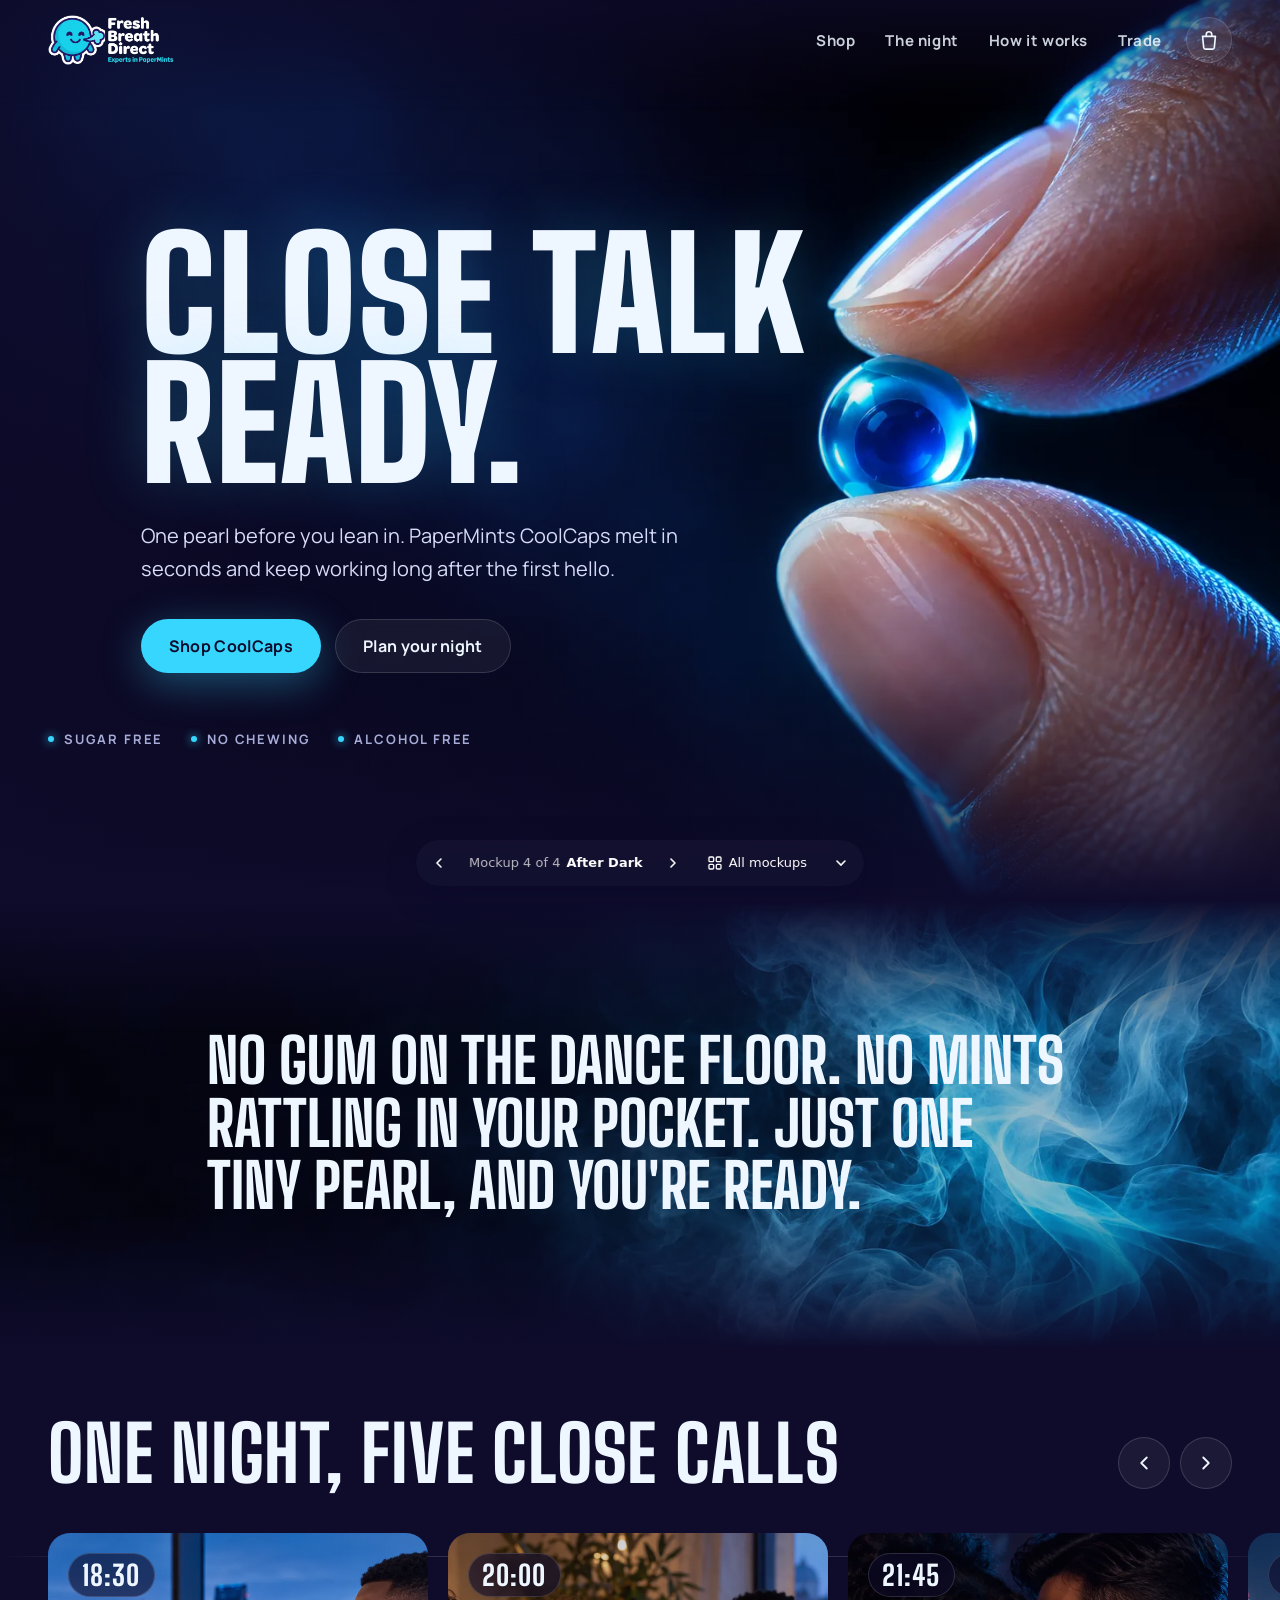
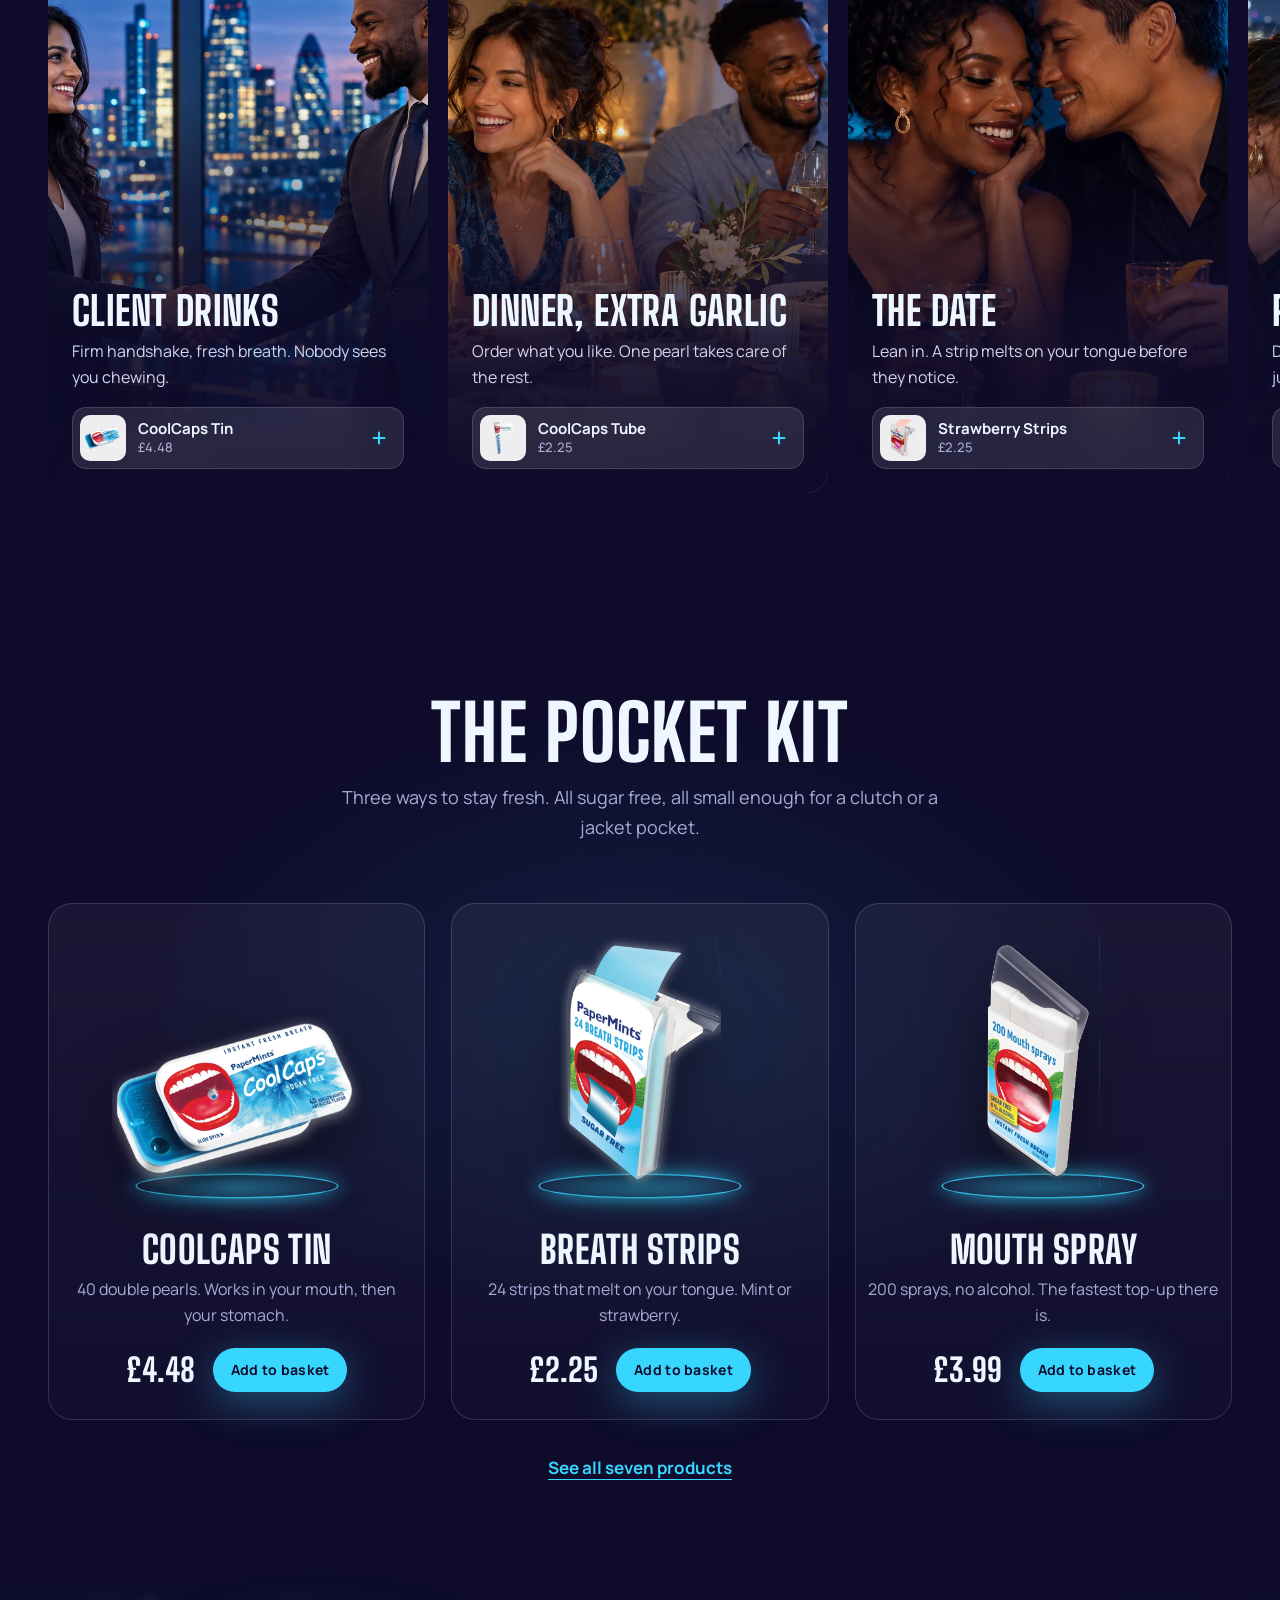
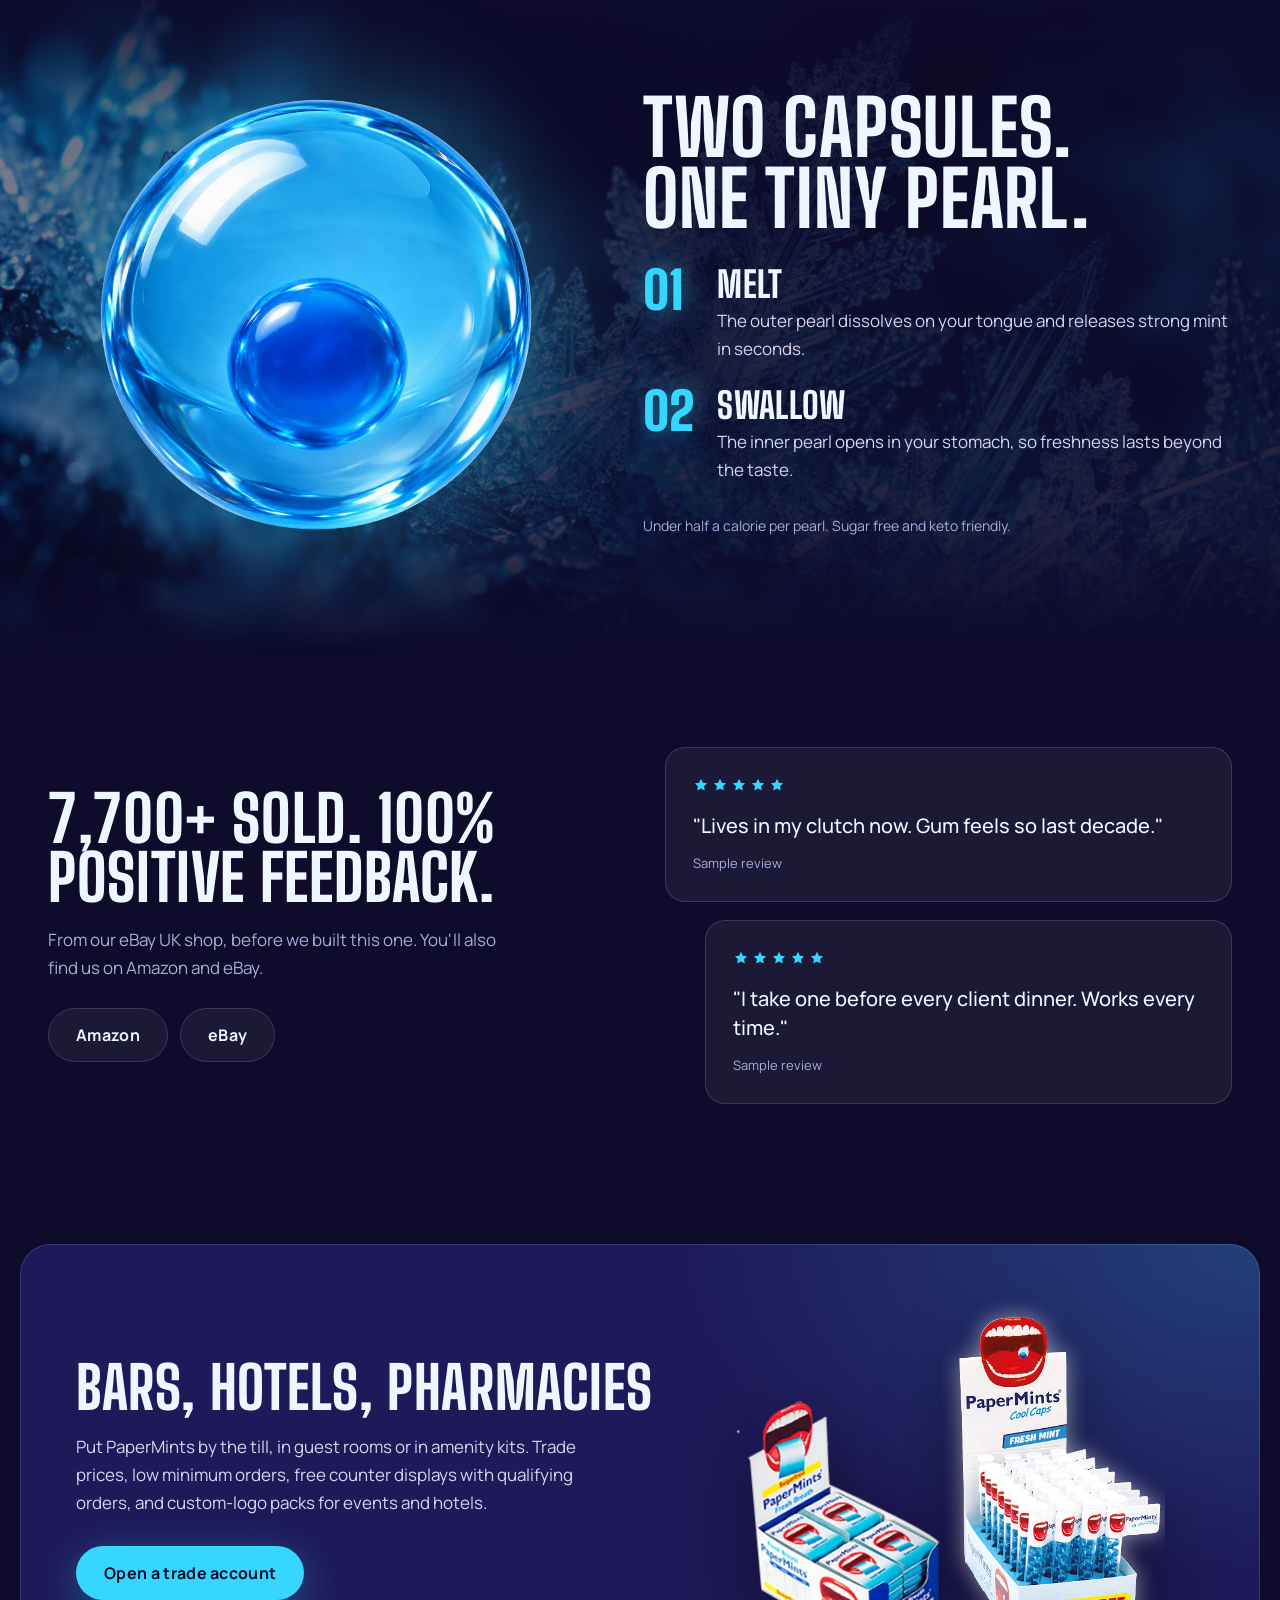
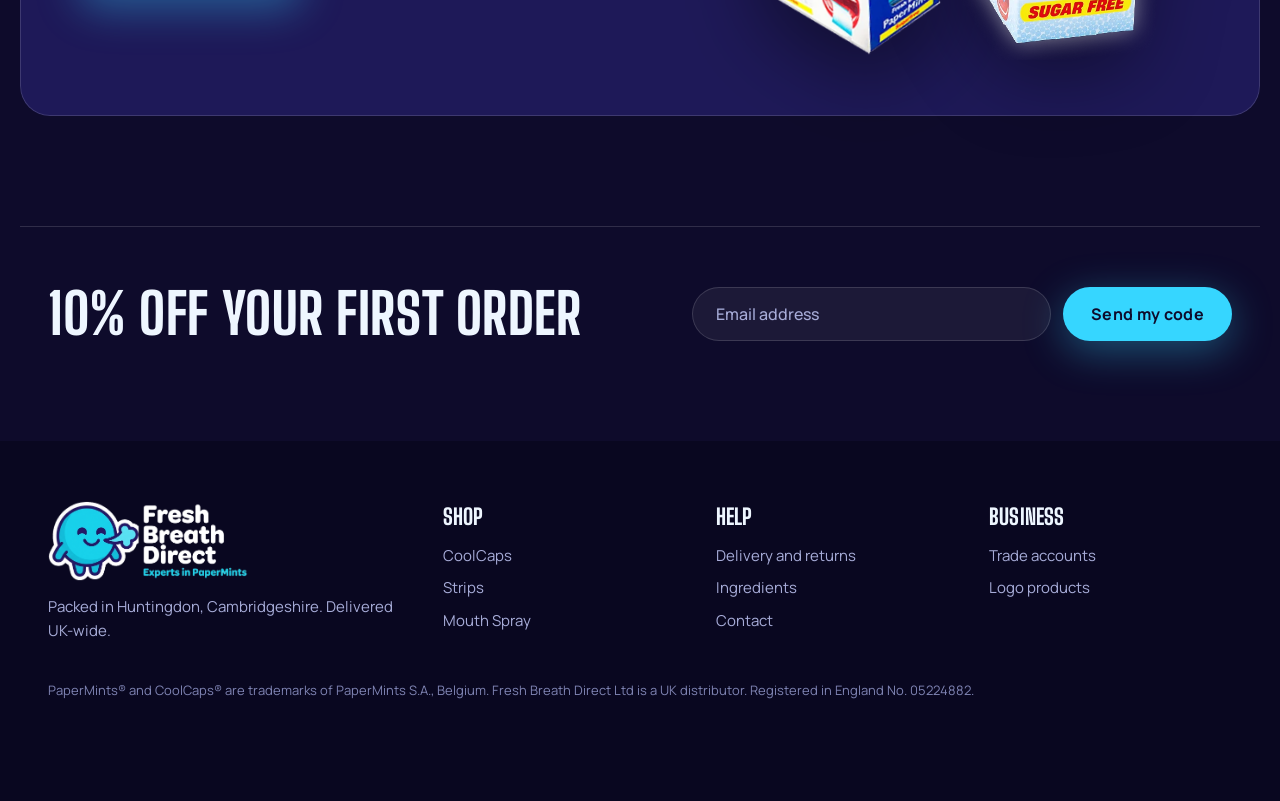
<file: mockups/b2c-4-after-dark/index.html>
<!doctype html>
<html lang="en-GB">
<head>
<meta charset="utf-8">
<meta name="viewport" content="width=device-width, initial-scale=1">
<meta name="theme-color" content="#0E0B2B">
<title>Close Talk Ready: PaperMints Breath Fresheners | Fresh Breath Direct</title>
<meta name="description" content="Fresh breath for nights out, dates and client dinners. PaperMints CoolCaps, breath strips and alcohol-free mouth spray, delivered across the UK.">
<link rel="icon" href="../shared/img/brand/buddy-icon.png">
<link rel="preconnect" href="https://fonts.googleapis.com">
<link rel="preconnect" href="https://fonts.gstatic.com" crossorigin>
<link href="https://fonts.googleapis.com/css2?family=Big+Shoulders+Display:wght@700;800;900&family=Manrope:wght@400;500;700&display=swap" rel="stylesheet">
<link rel="stylesheet" href="../shared/mockup.css">
<link rel="stylesheet" href="style.css">
</head>
<body data-mockup="4">

<svg width="0" height="0" style="position:absolute" aria-hidden="true">
  <symbol id="i-bag" viewBox="0 0 24 24"><path d="M5 8h14l-1.2 12.2a2 2 0 0 1-2 1.8H8.2a2 2 0 0 1-2-1.8z" fill="none" stroke="currentColor" stroke-width="1.8" stroke-linejoin="round"/><path d="M9 8V6a3 3 0 0 1 6 0v2" fill="none" stroke="currentColor" stroke-width="1.8"/></symbol>
  <symbol id="i-menu" viewBox="0 0 24 24"><path d="M4 8h16M4 16h10" stroke="currentColor" stroke-width="2" stroke-linecap="round"/></symbol>
  <symbol id="i-plus" viewBox="0 0 24 24"><path d="M12 6v12M6 12h12" stroke="currentColor" stroke-width="2.2" stroke-linecap="round"/></symbol>
  <symbol id="i-left" viewBox="0 0 24 24"><path d="M15 18l-6-6 6-6" fill="none" stroke="currentColor" stroke-width="2" stroke-linecap="round" stroke-linejoin="round"/></symbol>
  <symbol id="i-right" viewBox="0 0 24 24"><path d="M9 18l6-6-6-6" fill="none" stroke="currentColor" stroke-width="2" stroke-linecap="round" stroke-linejoin="round"/></symbol>
  <symbol id="i-star" viewBox="0 0 24 24"><path d="M12 2.8l2.8 5.9 6.4.8-4.7 4.4 1.2 6.4L12 17.2l-5.7 3.1 1.2-6.4-4.7-4.4 6.4-.8z"/></symbol>
</svg>

<header class="site-header" id="hdr">
  <div class="wrap header-row">
    <a class="logo" href="#top" aria-label="Fresh Breath Direct home"><img src="../shared/img/brand/logo-white.png" alt="Fresh Breath Direct, experts in PaperMints" width="925" height="366"></a>
    <nav id="main-nav" class="main-nav" aria-label="Main">
      <a href="#kit">Shop</a>
      <a href="#night">The night</a>
      <a href="#how">How it works</a>
      <a href="#trade">Trade</a>
    </nav>
    <a class="basket" href="#" aria-label="Basket"><svg><use href="#i-bag"/></svg><span class="count" data-basket-count hidden>0</span></a>
    <button class="menu-btn" type="button" data-nav-toggle aria-expanded="false" aria-controls="main-nav" aria-label="Menu"><svg><use href="#i-menu"/></svg></button>
  </div>
</header>

<main id="top">
  <section class="hero">
    <img class="hero-img" src="../shared/img/web/dark-hero-pearl.webp" alt="Fingertips holding a single glowing blue CoolCaps pearl in the dark" width="1536" height="1024">
    <div class="wrap hero-copy">
      <h1 class="fog-in"><span>Close</span> <span>talk</span> <span>ready.</span></h1>
      <p class="lede">One pearl before you lean in. PaperMints CoolCaps melt in seconds and keep working long after the first hello.</p>
      <div class="cta-row">
        <a class="btn btn-glow" href="#kit">Shop CoolCaps</a>
        <a class="btn btn-ghost" href="#night">Plan your night</a>
      </div>
    </div>
    <p class="hero-foot wrap"><span>Sugar free</span><span>No chewing</span><span>Alcohol free</span></p>
  </section>

  <section class="statement">
    <p class="wrap">No gum on the dance floor. No mints rattling in your pocket. Just one tiny pearl, and you're ready.</p>
  </section>

  <section class="night" id="night">
    <div class="wrap night-head">
      <h2>One night, five close calls</h2>
      <div class="arrows">
        <button type="button" data-scroll="-1" aria-label="Earlier"><svg><use href="#i-left"/></svg></button>
        <button type="button" data-scroll="1" aria-label="Later"><svg><use href="#i-right"/></svg></button>
      </div>
    </div>
    <ol class="reel" id="reel">
      <li>
        <img src="../shared/img/web/dark-meeting.webp" alt="Two professionals shaking hands at dusk in a glass office" loading="lazy">
        <div class="moment"><time>18:30</time><h3>Client drinks</h3><p>Firm handshake, fresh breath. Nobody sees you chewing.</p>
          <button class="pick" data-add="CoolCaps Tin, 40 pearls" data-img="../shared/img/products/coolcaps-tin-40.webp"><img src="../shared/img/products/coolcaps-tin-40.webp" alt=""><span>CoolCaps Tin<small>£4.48</small></span><svg><use href="#i-plus"/></svg></button></div>
      </li>
      <li>
        <img src="../shared/img/web/life-dinner.webp" alt="Friends at a candlelit dinner with pasta and garlic bread" loading="lazy">
        <div class="moment"><time>20:00</time><h3>Dinner, extra garlic</h3><p>Order what you like. One pearl takes care of the rest.</p>
          <button class="pick" data-add="CoolCaps Mint, tube of 18" data-img="../shared/img/products/coolcaps-tube-mint-18.webp"><img src="../shared/img/products/coolcaps-tube-mint-18.webp" alt=""><span>CoolCaps Tube<small>£2.25</small></span><svg><use href="#i-plus"/></svg></button></div>
      </li>
      <li>
        <img src="../shared/img/web/dark-date.webp" alt="A couple whispering and smiling at a dim cocktail bar" loading="lazy">
        <div class="moment"><time>21:45</time><h3>The date</h3><p>Lean in. A strip melts on your tongue before they notice.</p>
          <button class="pick" data-add="PaperMints Strips Strawberry, 24" data-img="../shared/img/products/strips-strawberry-24.webp"><img src="../shared/img/products/strips-strawberry-24.webp" alt=""><span>Strawberry Strips<small>£2.25</small></span><svg><use href="#i-plus"/></svg></button></div>
      </li>
      <li>
        <img src="../shared/img/web/dark-rooftop.webp" alt="Friends laughing at a rooftop party over the London skyline" loading="lazy">
        <div class="moment"><time>23:30</time><h3>Rooftop</h3><p>Drinks, then a quick spray. No alcohol in it, just mint.</p>
          <button class="pick" data-add="PaperMints Mouth Spray, 200 sprays" data-img="../shared/img/products/mouthspray-200.webp"><img src="../shared/img/products/mouthspray-200-plain.webp" alt=""><span>Mouth Spray<small>£3.99</small></span><svg><use href="#i-plus"/></svg></button></div>
      </li>
      <li>
        <img src="../shared/img/web/dark-taxi.webp" alt="A woman stepping out of a black taxi on a wet London street at night" loading="lazy">
        <div class="moment"><time>01:10</time><h3>The goodnight</h3><p>Still fresh for the last conversation of the night.</p>
          <button class="pick" data-add="PaperMints Strips Mint, 24" data-img="../shared/img/products/strips-mint-24.webp"><img src="../shared/img/products/strips-mint-24.webp" alt=""><span>Mint Strips<small>£2.25</small></span><svg><use href="#i-plus"/></svg></button></div>
      </li>
    </ol>
  </section>

  <section class="kit" id="kit">
    <div class="wrap">
      <h2>The pocket kit</h2>
      <p class="sub">Three ways to stay fresh. All sugar free, all small enough for a clutch or a jacket pocket.</p>
      <div class="kit-grid">
        <article class="item">
          <div class="pedestal"><img src="../shared/img/products/coolcaps-tin-40.webp" alt="CoolCaps slide-open tin of 40 pearls" loading="lazy"></div>
          <h3>CoolCaps Tin</h3><p>40 double pearls. Works in your mouth, then your stomach.</p>
          <div class="item-buy"><span>£4.48</span><button class="btn btn-glow sm" data-add="CoolCaps Tin, 40 pearls" data-img="../shared/img/products/coolcaps-tin-40.webp">Add to basket</button></div>
        </article>
        <article class="item">
          <div class="pedestal"><img src="../shared/img/products/strips-mint-24.webp" alt="PaperMints 24 mint breath strips" loading="lazy"></div>
          <h3>Breath Strips</h3><p>24 strips that melt on your tongue. Mint or strawberry.</p>
          <div class="item-buy"><span>£2.25</span><button class="btn btn-glow sm" data-add="PaperMints Strips Mint, 24" data-img="../shared/img/products/strips-mint-24.webp">Add to basket</button></div>
        </article>
        <article class="item">
          <div class="pedestal"><img src="../shared/img/products/mouthspray-200-plain.webp" alt="PaperMints Mouth Spray with 200 sprays" loading="lazy"></div>
          <h3>Mouth Spray</h3><p>200 sprays, no alcohol. The fastest top-up there is.</p>
          <div class="item-buy"><span>£3.99</span><button class="btn btn-glow sm" data-add="PaperMints Mouth Spray, 200 sprays" data-img="../shared/img/products/mouthspray-200.webp">Add to basket</button></div>
        </article>
      </div>
      <p class="all-link"><a href="#">See all seven products</a></p>
    </div>
  </section>

  <section class="how" id="how">
    <div class="wrap how-grid">
      <div class="how-art"><img src="../shared/img/web/obj-pearl.webp" alt="A CoolCaps pearl with its inner capsule visible" loading="lazy"></div>
      <div>
        <h2>Two capsules. One tiny pearl.</h2>
        <ol class="how-steps">
          <li><h3>Melt</h3><p>The outer pearl dissolves on your tongue and releases strong mint in seconds.</p></li>
          <li><h3>Swallow</h3><p>The inner pearl opens in your stomach, so freshness lasts beyond the taste.</p></li>
        </ol>
        <p class="fine">Under half a calorie per pearl. Sugar free and keto friendly.</p>
      </div>
    </div>
  </section>

  <section class="proof">
    <div class="wrap proof-grid">
      <div class="proof-head">
        <h2>7,700+ sold. 100% positive feedback.</h2>
        <p>From our eBay UK shop, before we built this one. You'll also find us on Amazon and eBay.</p>
        <div class="market"><a class="btn btn-ghost" href="#">Amazon</a><a class="btn btn-ghost" href="#">eBay</a></div>
      </div>
      <ul class="quotes">
        <li><span class="stars"><svg><use href="#i-star"/></svg><svg><use href="#i-star"/></svg><svg><use href="#i-star"/></svg><svg><use href="#i-star"/></svg><svg><use href="#i-star"/></svg></span><p>"Lives in my clutch now. Gum feels so last decade."</p><cite>Sample review</cite></li>
        <li><span class="stars"><svg><use href="#i-star"/></svg><svg><use href="#i-star"/></svg><svg><use href="#i-star"/></svg><svg><use href="#i-star"/></svg><svg><use href="#i-star"/></svg></span><p>"I take one before every client dinner. Works every time."</p><cite>Sample review</cite></li>
      </ul>
    </div>
  </section>

  <section class="trade" id="trade">
    <div class="wrap trade-grid">
      <div>
        <h2>Bars, hotels, pharmacies</h2>
        <p>Put PaperMints by the till, in guest rooms or in amenity kits. Trade prices, low minimum orders, free counter displays with qualifying orders, and custom-logo packs for events and hotels.</p>
        <a class="btn btn-glow" href="#">Open a trade account</a>
      </div>
      <div class="trade-art" aria-hidden="true">
        <img src="../shared/img/products/display-strips.webp" alt="" loading="lazy">
        <img src="../shared/img/products/display-coolcaps.webp" alt="" loading="lazy">
      </div>
    </div>
  </section>

  <section class="club">
    <div class="wrap club-row">
      <h2>10% off your first order</h2>
      <form class="club-form" onsubmit="event.preventDefault(); FBD.say('You\'re on the list', 'Your 10% code is on its way.');">
        <label class="sr-only" for="email4">Email address</label>
        <input id="email4" type="email" placeholder="Email address" required>
        <button class="btn btn-glow" type="submit">Send my code</button>
      </form>
    </div>
  </section>
</main>

<footer class="site-footer">
  <div class="wrap footer-grid">
    <div class="f-brand"><img src="../shared/img/brand/logo-white.png" alt="Fresh Breath Direct, experts in PaperMints" width="925" height="366" loading="lazy"><p>Packed in Huntingdon, Cambridgeshire. Delivered UK-wide.</p></div>
    <div><h3>Shop</h3><a href="#kit">CoolCaps</a><a href="#kit">Strips</a><a href="#kit">Mouth Spray</a></div>
    <div><h3>Help</h3><a href="#">Delivery and returns</a><a href="#">Ingredients</a><a href="#">Contact</a></div>
    <div><h3>Business</h3><a href="#trade">Trade accounts</a><a href="#trade">Logo products</a></div>
  </div>
  <p class="wrap legal">PaperMints® and CoolCaps® are trademarks of PaperMints S.A., Belgium. Fresh Breath Direct Ltd is a UK distributor. Registered in England No. 05224882.</p>
</footer>

<script src="../shared/mockup.js"></script>
<script>
  (function () {
    var hdr = document.getElementById('hdr');
    function onScroll() { hdr.classList.toggle('solid', window.scrollY > 40); }
    window.addEventListener('scroll', onScroll, { passive: true }); onScroll();
    var reel = document.getElementById('reel');
    document.querySelectorAll('[data-scroll]').forEach(function (b) {
      b.addEventListener('click', function () {
        var li = reel.querySelector('li');
        reel.scrollBy({ left: (li.getBoundingClientRect().width + 20) * parseInt(b.getAttribute('data-scroll'), 10), behavior: 'smooth' });
      });
    });
  })();
</script>
</body>
</html>
</file>
<file: mockups/shared/mockup.css>
/* Mockup chrome shared by every direction: the review navigator and the toast.
   Kept neutral so it never competes with the design under review. */
.mk-nav {
  position: fixed; left: 50%; bottom: 14px; transform: translateX(-50%);
  z-index: 9999; display: flex; align-items: center; gap: 4px;
  padding: 5px; border-radius: 999px;
  background: rgba(20, 18, 48, .88); color: #fff;
  backdrop-filter: blur(10px); -webkit-backdrop-filter: blur(10px);
  box-shadow: 0 8px 30px rgba(10, 8, 40, .35);
  font: 500 13px/1.2 system-ui, -apple-system, "Segoe UI", Roboto, sans-serif;
  max-width: calc(100vw - 20px);
  transition: transform .3s ease, opacity .3s ease;
}
.mk-nav.is-hidden { transform: translate(-50%, 140%); opacity: 0; pointer-events: none; }
.mk-nav a, .mk-nav button {
  color: inherit; text-decoration: none; background: none; border: 0; cursor: pointer;
  font: inherit; border-radius: 999px; display: inline-flex; align-items: center; gap: 6px;
  min-height: 36px; padding: 0 12px; white-space: nowrap;
}
.mk-nav a:hover, .mk-nav button:hover { background: rgba(255, 255, 255, .12); }
.mk-nav a:focus-visible, .mk-nav button:focus-visible { outline: 2px solid #00C0F1; outline-offset: 2px; }
.mk-nav .mk-icon { padding: 0; width: 36px; justify-content: center; }
.mk-nav .mk-title { padding: 0 8px; white-space: nowrap; }
.mk-nav .mk-title b { font-weight: 700; }
.mk-nav .mk-title span { opacity: .7; margin-right: 6px; }
.mk-nav svg { width: 16px; height: 16px; flex: none; }
.mk-show {
  position: fixed; right: 12px; bottom: 12px; z-index: 9999; display: none;
  width: 40px; height: 40px; border-radius: 50%; border: 0; cursor: pointer;
  background: rgba(20, 18, 48, .88); color: #fff; align-items: center; justify-content: center;
}
.mk-show.is-on { display: inline-flex; }
.mk-show svg { width: 18px; height: 18px; }
@media (max-width: 560px) {
  .mk-nav { bottom: 10px; font-size: 12px; }
  .mk-nav .mk-title span { display: none; }
  .mk-nav .mk-all-label { display: none; }
}

.mk-toast {
  position: fixed; left: 50%; bottom: 70px; z-index: 10000;
  transform: translate(-50%, 20px); opacity: 0; pointer-events: none;
  background: #fff; color: #1d1a4e; border-radius: 14px; padding: 12px 16px;
  box-shadow: 0 12px 40px rgba(20, 18, 60, .28);
  font: 500 14px/1.35 system-ui, -apple-system, "Segoe UI", Roboto, sans-serif;
  display: flex; align-items: center; gap: 10px; max-width: min(92vw, 420px);
  transition: transform .25s ease, opacity .25s ease;
}
.mk-toast.is-on { transform: translate(-50%, 0); opacity: 1; }
.mk-toast img { width: 40px; height: 40px; object-fit: contain; flex: none; }
.mk-toast small { display: block; color: #5b5890; font-weight: 400; }

@media (prefers-reduced-motion: reduce) {
  .mk-nav, .mk-toast { transition: none; }
}
</file>
<file: mockups/b2c-1-instant-fresh/style.css>
/* Direction 1: Instant Fresh. PaperMints' own sticker-pack language, scaled up into a shop. */
:root {
  --indigo: #342F80;
  --indigo-2: #26216A;
  --indigo-3: #1B1752;
  --cyan: #00C0F1;
  --cyan-2: #22D2FF;
  --cyan-text: #0079A8;
  --ice: #E9F9FE;
  --ice-2: #CFF1FC;
  --red: #E4252E;
  --sun: #FFE433;
  --ink: #221E5C;
  --muted: #55528A;
  --line: #E1E5F3;
  --display: "Barlow Condensed", "Arial Narrow", sans-serif;
  --body: "Barlow", system-ui, -apple-system, "Segoe UI", sans-serif;
  --radius: 22px;
}

* { box-sizing: border-box; }
html { scroll-behavior: smooth; }
body {
  margin: 0; background: #fff; color: var(--ink);
  font: 400 17px/1.55 var(--body);
  -webkit-font-smoothing: antialiased; text-rendering: optimizeLegibility;
}
img { max-width: 100%; display: block; }
a { color: inherit; }
.wrap { max-width: 1240px; margin: 0 auto; padding: 0 24px; }
.sr-only { position: absolute; width: 1px; height: 1px; padding: 0; margin: -1px; overflow: hidden; clip: rect(0 0 0 0); white-space: nowrap; border: 0; }
.display {
  font-family: var(--display); font-style: italic; font-weight: 800;
  text-transform: uppercase; line-height: .9; letter-spacing: .005em; margin: 0; text-wrap: balance;
}
h2.display { font-size: clamp(44px, 6.2vw, 84px); color: var(--indigo); }
.fine { font-size: 14px; opacity: .78; margin: 18px 0 0; }
.center { text-align: center; }

/* Buttons */
.btn {
  display: inline-flex; align-items: center; justify-content: center; gap: 8px;
  min-height: 50px; padding: 0 26px; border: 0; border-radius: 999px; cursor: pointer;
  font: italic 800 21px/1 var(--display); text-transform: uppercase; letter-spacing: .02em;
  text-decoration: none; transition: transform .15s ease, box-shadow .15s ease, background .15s ease;
}
.btn:hover { transform: translateY(-2px); }
.btn:focus-visible, .icon-btn:focus-visible, .tabs button:focus-visible, .main-nav a:focus-visible {
  outline: none; box-shadow: 0 0 0 3px #fff, 0 0 0 6px var(--indigo);
}
.btn-cyan { background: var(--cyan); color: var(--indigo-3); }
.btn-cyan:hover { background: var(--cyan-2); }
.btn-ghost { background: transparent; color: #fff; box-shadow: inset 0 0 0 2px rgba(255, 255, 255, .75); }
.btn-indigo { background: var(--indigo); color: #fff; }
.btn-indigo:hover { background: var(--indigo-2); }
.btn-sun { background: var(--sun); color: var(--indigo-3); }
.btn-market { background: #fff; color: var(--indigo); box-shadow: inset 0 0 0 2px var(--indigo); }

/* Ticker */
.ticker { background: var(--cyan); color: var(--indigo-3); overflow: hidden; white-space: nowrap; }
.ticker-track { display: inline-flex; animation: tick 28s linear infinite; padding: 7px 0; }
.ticker span { font: italic 800 16px/1 var(--display); text-transform: uppercase; letter-spacing: .06em; padding: 0 22px; position: relative; }
.ticker span::after { content: "✦"; position: absolute; right: -6px; font-style: normal; font-size: 12px; top: 1px; }
@keyframes tick { to { transform: translateX(-50%); } }

/* Header */
.site-header { position: sticky; top: 0; z-index: 50; background: #fff; box-shadow: 0 1px 0 var(--line), 0 8px 24px rgba(30, 26, 90, .06); }
.header-row { display: flex; align-items: center; gap: 20px; min-height: 78px; }
.logo img { height: 54px; width: auto; }
.main-nav { display: flex; align-items: center; gap: 2px; margin-left: auto; }
.main-nav a {
  font: italic 700 20px/1 var(--display); text-transform: uppercase; letter-spacing: .02em;
  color: var(--indigo); text-decoration: none; padding: 10px 11px; border-radius: 999px;
}
.main-nav a:hover { color: var(--cyan-text); }
.main-nav .nav-trade { background: var(--ice); margin-left: 6px; }
.header-tools { display: flex; align-items: center; gap: 4px; }
.icon-btn {
  position: relative; display: inline-grid; place-items: center; width: 44px; height: 44px;
  border-radius: 50%; color: var(--indigo); background: none; border: 0; cursor: pointer;
}
.icon-btn:hover { background: var(--ice); }
.icon-btn svg { width: 24px; height: 24px; }
.menu-btn { display: none; }
.count {
  position: absolute; top: 2px; right: 0; min-width: 20px; height: 20px; padding: 0 5px; border-radius: 10px;
  background: var(--red); color: #fff; font: 700 12px/20px var(--body); text-align: center;
}
.count.bump { animation: bump .4s ease; }
@keyframes bump { 40% { transform: scale(1.35); } }

/* Hero */
.hero { position: relative; background: var(--indigo); color: #fff; overflow: hidden; }
.hero::before { /* faint speed streaks on the indigo side */
  content: ""; position: absolute; inset: 0;
  background: repeating-linear-gradient(115deg, rgba(255,255,255,.035) 0 2px, transparent 2px 46px);
}
.hero-slab {
  position: absolute; top: 0; right: 0; bottom: 0; width: 56%;
  background: radial-gradient(circle at 60% 45%, #7fe6ff 0, var(--cyan-2) 30%, var(--cyan) 58%, #0590cf 100%);
  clip-path: polygon(20% 0, 100% 0, 100% 100%, 0 100%);
}
.hero-grid { position: relative; display: grid; grid-template-columns: 1.08fr 1fr; align-items: center; gap: 12px; min-height: 620px; padding: 48px 24px 64px; }
.hero h1 { font-size: clamp(54px, 6.9vw, 108px); }
.hero h1 .line { display: block; }
.strip-line { margin-top: .16em; }
.strip-line span { white-space: nowrap; }
.strip-line span {
  display: inline-block; color: var(--indigo-3); padding: .06em .2em .1em .14em; border-radius: 10px;
  background: linear-gradient(180deg, #19a3dc 0%, #8ee3fb 30%, #f2fdff 52%, #7ad8f6 74%, #0b86c4 100%);
  box-shadow: 0 0 0 7px #fff, 0 18px 30px rgba(10, 8, 50, .35);
  transform: rotate(-3deg); transform-origin: left center;
}
.lede { font-size: 20px; line-height: 1.5; max-width: 30em; margin: 34px 0 28px; color: #E7E6FF; }
.cta-row { display: flex; flex-wrap: wrap; gap: 12px; }
.proof { display: flex; align-items: center; gap: 10px; margin: 26px 0 0; font-size: 15px; color: #CFCDF5; }
.stars { display: inline-flex; gap: 2px; color: var(--sun); }
.stars svg { width: 18px; height: 18px; fill: currentColor; }

.hero-art { position: relative; aspect-ratio: 1 / .92; }
.hero-art img { position: absolute; filter: drop-shadow(0 18px 22px rgba(16, 12, 70, .35)); }
.hero-art .h-splash { width: 118%; left: -6%; top: 6%; filter: none; opacity: .9; }
.hero-art .h-pearls { width: 104%; left: -2%; top: -6%; filter: none; opacity: .95; }
.hero-art .h-leaves { width: 46%; right: -6%; bottom: -2%; filter: drop-shadow(0 10px 14px rgba(0, 40, 30, .25)); }
.hero-art .h-mouth { width: 60%; left: 20%; top: 4%; --r: -5deg; }
.hero-art .h-tubes { width: 26%; left: 2%; top: 34%; --r: -14deg; }
.hero-art .h-strips { width: 25%; right: 0; top: 18%; --r: 11deg; }
.hero-art .h-spray { width: 15%; left: 21%; bottom: 3%; --r: -6deg; }
.hero-art .h-tin { width: 56%; left: 34%; bottom: 4%; --r: -7deg; }
.stick { transform: rotate(var(--r, 0)); animation: slap .55s cubic-bezier(.2, 1.5, .45, 1) both; }
.h-mouth { animation-delay: .05s; }
.h-tubes { animation-delay: .2s; }
.h-strips { animation-delay: .3s; }
.h-spray { animation-delay: .4s; }
.h-tin { animation-delay: .5s; }
@keyframes slap {
  from { opacity: 0; transform: rotate(var(--r, 0)) scale(1.3) translateY(-14px); }
  to { opacity: 1; transform: rotate(var(--r, 0)) scale(1); }
}

/* Sticker badges */
.stickers { padding: 30px 0 10px; }
.sticker-row { display: flex; flex-wrap: wrap; justify-content: center; gap: 16px 18px; }
.badge {
  display: inline-block; padding: 11px 18px 10px; border-radius: 14px;
  font: italic 800 22px/1 var(--display); text-transform: uppercase; letter-spacing: .02em;
  box-shadow: 0 0 0 5px #fff, 0 8px 18px rgba(30, 26, 90, .16);
}
.sticker-row .badge:nth-child(6n+1) { transform: rotate(-3deg); }
.sticker-row .badge:nth-child(6n+2) { transform: rotate(2deg); }
.sticker-row .badge:nth-child(6n+3) { transform: rotate(-1deg); }
.sticker-row .badge:nth-child(6n+4) { transform: rotate(3deg); }
.sticker-row .badge:nth-child(6n+5) { transform: rotate(-2deg); }
.sticker-row .badge:nth-child(6n+6) { transform: rotate(1.5deg); }
.b-sun { background: var(--sun); color: var(--indigo-3); }
.b-cyan { background: var(--cyan); color: var(--indigo-3); }
.b-white { background: #fff; color: var(--indigo); box-shadow: inset 0 0 0 2.5px var(--indigo), 0 0 0 5px #fff, 0 8px 18px rgba(30, 26, 90, .16); }
.b-indigo { background: var(--indigo); color: #fff; }
.b-ice { background: var(--ice-2); color: var(--indigo-3); }

/* Shop */
.shop { padding: 70px 0 90px; }
.section-head { display: flex; align-items: flex-end; justify-content: space-between; gap: 20px; flex-wrap: wrap; margin-bottom: 34px; }
.tabs { display: flex; gap: 6px; background: var(--ice); padding: 5px; border-radius: 999px; }
.tabs button {
  border: 0; background: none; cursor: pointer; padding: 10px 18px; border-radius: 999px;
  font: italic 700 19px/1 var(--display); text-transform: uppercase; color: var(--indigo);
}
.tabs button[aria-selected="true"] { background: var(--indigo); color: #fff; }
.shelf { display: grid; grid-template-columns: repeat(4, 1fr); gap: 34px 24px; }
.product { display: flex; flex-direction: column; }
.product[hidden] { display: none; }
.p-tile {
  position: relative; aspect-ratio: 4 / 4.4; border-radius: var(--radius); display: grid; place-items: center;
  background: radial-gradient(circle at 50% 38%, #fff 0, var(--ice) 55%, var(--ice-2) 100%);
  overflow: hidden;
}
.p-tile-pink { background: radial-gradient(circle at 50% 38%, #fff 0, #FFEFF2 55%, #FFD9E1 100%); }
.p-tile-indigo { background: radial-gradient(circle at 50% 40%, #4c46a8 0, var(--indigo) 60%, var(--indigo-3) 100%); }
.p-tile img { max-width: 76%; max-height: 80%; object-fit: contain; filter: drop-shadow(0 14px 18px rgba(20, 16, 80, .22)); transition: transform .3s cubic-bezier(.2, 1.4, .4, 1); }
.product-bundle .p-tile img { max-width: 92%; }
.product:hover .p-tile img { transform: rotate(-4deg) scale(1.05); }
.price-sticker {
  position: absolute; top: 12px; right: 12px; width: 66px; height: 66px; border-radius: 50%;
  display: grid; place-items: center; background: var(--sun); color: var(--indigo-3);
  font: italic 800 23px/1 var(--display); transform: rotate(12deg);
  box-shadow: 0 0 0 4px #fff, 0 6px 14px rgba(0, 0, 0, .14);
}
.flag {
  position: absolute; top: 16px; left: 16px; padding: 6px 11px 5px; border-radius: 999px;
  background: var(--indigo); color: #fff; font: italic 700 16px/1 var(--display); text-transform: uppercase; letter-spacing: .03em;
}
.flag-red { background: var(--red); }
.product h3 { font: italic 800 28px/1 var(--display); text-transform: uppercase; color: var(--indigo); margin: 18px 0 6px; }
.product p { margin: 0 0 16px; color: var(--muted); font-size: 15.5px; flex: 1; }
.product .btn { width: 100%; min-height: 46px; font-size: 19px; }

/* How */
.how { position: relative; background: var(--indigo-3); color: #fff; padding: 90px 0; overflow: hidden; }
.how::before { content: ""; position: absolute; left: -10%; top: 50%; width: 70vw; height: 70vw; max-width: 900px; max-height: 900px; transform: translateY(-50%); background: radial-gradient(circle, rgba(34, 210, 255, .35) 0, rgba(34, 210, 255, 0) 60%); }
.how-grid { position: relative; display: grid; grid-template-columns: 1fr 1.1fr; gap: 50px; align-items: center; }
.how-art { position: relative; display: grid; place-items: center; }
.how-pearl { width: min(440px, 90%); filter: drop-shadow(0 30px 60px rgba(0, 0, 0, .45)); }
.how-badge { position: absolute; top: 4%; left: 2%; transform: rotate(-6deg); font-size: 21px; }
.how h2.display { color: #fff; font-size: clamp(44px, 5.6vw, 76px); }
.steps { list-style: none; counter-reset: s; padding: 0; margin: 34px 0 0; display: grid; gap: 22px; }
.steps li { counter-increment: s; display: grid; grid-template-columns: 64px 1fr; gap: 16px; align-items: start; font-size: 18px; color: #DAD8FF; }
.steps p { margin: 4px 0 0; }
.steps li::before {
  content: counter(s); font: italic 800 64px/.8 var(--display); color: var(--cyan-2);
}
.steps b { display: block; color: #fff; font-size: 20px; margin-bottom: 2px; }

/* Moments */
.moments { padding: 90px 0; }
.moments h2 { margin-bottom: 34px; }
.mosaic { display: grid; grid-template-columns: 1.35fr 1fr 1fr 1fr; grid-template-rows: 260px 260px; gap: 16px; }
.mosaic figure { position: relative; margin: 0; border-radius: var(--radius); overflow: hidden; }
.mosaic img { width: 100%; height: 100%; object-fit: cover; transition: transform .5s ease; }
.mosaic figure:hover img { transform: scale(1.04); }
.m-a { grid-row: 1 / 3; }
.m-a img { object-position: 42% 50%; }
.m-c { grid-column: 3 / 5; }
.m-d img { object-position: 50% 60%; }
.mosaic figcaption {
  position: absolute; left: 14px; bottom: 14px; padding: 8px 12px 7px; border-radius: 10px;
  background: #fff; color: var(--indigo); font: italic 800 21px/1 var(--display); text-transform: uppercase;
  transform: rotate(-3deg); box-shadow: 0 6px 16px rgba(0, 0, 0, .18);
}
.mosaic figure:nth-child(even) figcaption { background: var(--sun); color: var(--indigo-3); transform: rotate(2deg); }

/* Versus */
.vs { padding: 20px 0 90px; }
.vs h2 { margin-bottom: 30px; }
.vs-table { border-radius: var(--radius); overflow: hidden; box-shadow: 0 0 0 1px var(--line); }
.vs-row { display: grid; grid-template-columns: 1.7fr 1fr 1fr 1fr; align-items: center; border-top: 1px solid var(--line); }
.vs-row:first-child { border-top: 0; }
.vs-row > span { padding: 18px 20px; text-align: center; }
.vs-row > span:first-child { text-align: left; font-weight: 600; font-size: 18px; }
.vs-head > span { font: italic 800 24px/1 var(--display); text-transform: uppercase; color: var(--muted); }
.vs-us { background: var(--ice); align-self: stretch; display: grid; place-items: center; }
.vs-head .vs-us { background: var(--indigo); color: #fff !important; }
.vs svg { width: 30px; height: 30px; }
.yes { fill: #00A9DE; }
.no { fill: #CBC9DE; }
.maybe { font-weight: 600; color: var(--muted); }

/* Love */
.love { background: var(--ice); padding: 80px 0; }
.love-grid { display: grid; grid-template-columns: .9fr 1.4fr; gap: 50px; align-items: center; }
.love-score .big { font-size: clamp(90px, 12vw, 160px); color: var(--indigo); }
.love-score p { font-size: 19px; max-width: 22em; margin: 10px 0 24px; }
.market { display: flex; gap: 10px; flex-wrap: wrap; }
.quotes { list-style: none; margin: 0; padding: 0; display: grid; grid-template-columns: repeat(3, 1fr); gap: 16px; }
.quotes li { background: #fff; border-radius: 18px; padding: 22px; box-shadow: 0 10px 30px rgba(30, 26, 90, .08); }
.quotes .stars { color: #F5B700; }
.quotes p { margin: 10px 0 12px; font-size: 16.5px; font-weight: 500; }
.quotes cite { font-style: normal; font-size: 13px; color: var(--muted); }

/* Trade */
.trade { background: linear-gradient(105deg, var(--indigo) 0 57%, var(--cyan) 57% 100%); color: #fff; padding: 80px 0; overflow: hidden; }
.trade-grid { display: grid; grid-template-columns: 1fr 1fr; gap: 40px; align-items: center; }
.trade h2.display { color: #fff; font-size: clamp(42px, 5vw, 70px); }
.trade p { font-size: 18px; color: #E2E1FF; max-width: 30em; margin: 20px 0 28px; }
.trade-art { position: relative; height: 340px; }
.trade-art img { position: absolute; bottom: 0; filter: drop-shadow(0 18px 24px rgba(10, 8, 60, .35)); }
.trade-art img:nth-child(1) { height: 70%; left: 4%; transform: rotate(-6deg); }
.trade-art img:nth-child(2) { height: 92%; left: 34%; z-index: 2; }
.trade-art img:nth-child(3) { height: 66%; right: 0; transform: rotate(5deg); }

/* Club */
.club { background: var(--sun); padding: 44px 0; }
.club-row { display: flex; align-items: center; justify-content: space-between; gap: 24px; flex-wrap: wrap; }
.club h2.display { color: var(--indigo-3); font-size: clamp(38px, 4.6vw, 62px); }
.club-form { display: flex; gap: 10px; flex: 1; max-width: 520px; }
.club-form input {
  flex: 1; min-width: 0; min-height: 52px; padding: 0 20px; border-radius: 999px; border: 2px solid var(--indigo-3);
  font: 500 17px var(--body); color: var(--ink); background: #fff;
}
.club-form input:focus { outline: none; box-shadow: 0 0 0 4px rgba(52, 47, 128, .25); }

/* Footer */
.site-footer { background: var(--indigo-3); color: #CFCDF5; padding: 64px 0 90px; font-size: 15px; }
.footer-grid { display: grid; grid-template-columns: 1.5fr 1fr 1fr 1fr; gap: 30px; }
.f-brand img { width: 220px; height: auto; }
.f-brand p { margin: 16px 0 0; }
.site-footer h3 { font: italic 800 20px/1 var(--display); text-transform: uppercase; color: #fff; margin: 4px 0 14px; }
.site-footer a { display: block; text-decoration: none; padding: 4px 0; }
.site-footer a:hover { color: #fff; }
.legal { margin-top: 40px; padding-top: 22px; border-top: 1px solid rgba(255, 255, 255, .12); font-size: 13px; color: #9C99D3; }

/* Responsive */
@media (max-width: 1120px) {
  .main-nav a { font-size: 18px; padding: 10px 8px; }
  .shelf { grid-template-columns: repeat(3, 1fr); }
  .quotes { grid-template-columns: 1fr 1fr; }
  .quotes li:last-child { display: none; }
}
@media (max-width: 980px) {
  .menu-btn { display: inline-grid; margin-left: -8px; }
  .header-row { min-height: 66px; gap: 8px; }
  .logo img { height: 44px; }
  .header-tools { margin-left: auto; }
  .main-nav {
    position: fixed; top: 66px; left: 0; right: 0; flex-direction: column; align-items: stretch; gap: 0;
    background: #fff; padding: 10px 16px 24px; box-shadow: 0 20px 40px rgba(20, 16, 80, .2);
    transform: translateY(-120%); visibility: hidden; transition: transform .25s ease, visibility .25s;
  }
  .nav-open .main-nav { transform: none; visibility: visible; }
  .main-nav a { font-size: 26px; padding: 14px 10px; border-bottom: 1px solid var(--line); border-radius: 0; }
  .main-nav .nav-trade { margin: 14px 0 0; border-radius: 14px; border: 0; }
  .hide-sm { display: none; }
  .love-grid, .how-grid { grid-template-columns: 1fr; }
  .how-art { max-width: 420px; margin: 0 auto; }
}
@media (max-width: 860px) {
  .hero-grid { grid-template-columns: 1fr; min-height: 0; padding-top: 36px; padding-bottom: 30px; }
  .hero-slab { width: 100%; height: 44%; top: auto; clip-path: polygon(0 16%, 100% 0, 100% 100%, 0 100%); }
  .hero-art { max-width: 560px; width: 100%; margin: 0 auto; }
  .lede { margin: 24px 0 22px; font-size: 18px; }
  .shelf { grid-template-columns: repeat(2, 1fr); gap: 26px 14px; }
  .mosaic { grid-template-columns: 1fr 1fr; grid-template-rows: 300px 190px 190px; }
  .m-a { grid-row: auto; grid-column: 1 / 3; }
  .m-c { grid-column: auto; }
  .m-f { display: none; }
  .trade { background: linear-gradient(170deg, var(--indigo) 0 62%, var(--cyan) 62% 100%); }
  .trade-grid { grid-template-columns: 1fr; }
  .trade-art { height: 260px; }
  .footer-grid { grid-template-columns: 1fr 1fr; }
  .f-brand { grid-column: 1 / 3; }
}
@media (max-width: 560px) {
  body { font-size: 16px; }
  .wrap { padding: 0 16px; }
  .hero-grid { padding: 28px 16px 24px; }
  .strip-line span { box-shadow: 0 0 0 5px #fff, 0 12px 20px rgba(10, 8, 50, .35); }
  .btn { font-size: 19px; min-height: 48px; padding: 0 20px; }
  .cta-row .btn { flex: 1 1 auto; }
  .section-head { margin-bottom: 24px; }
  .tabs { width: 100%; overflow-x: auto; }
  .tabs button { font-size: 17px; padding: 9px 13px; flex: 1; }
  .product h3 { font-size: 23px; }
  .product p { font-size: 14px; }
  .product .btn { font-size: 17px; padding: 0 10px; }
  .price-sticker { width: 54px; height: 54px; font-size: 19px; top: 8px; right: 8px; }
  .flag { top: 10px; left: 10px; font-size: 13px; }
  .badge { font-size: 18px; padding: 9px 13px 8px; }
  .steps li { grid-template-columns: 44px 1fr; font-size: 16px; }
  .steps li::before { font-size: 50px; }
  .mosaic { grid-template-rows: 240px 160px 160px; gap: 10px; }
  .mosaic figcaption { font-size: 16px; left: 8px; bottom: 8px; }
  .vs-row > span { padding: 13px 8px; }
  .vs-row > span:first-child { font-size: 14.5px; padding-left: 12px; }
  .vs-head > span { font-size: 15px; }
  .vs svg { width: 24px; height: 24px; }
  .quotes { grid-template-columns: 1fr; }
  .quotes li:last-child { display: block; }
  .club-form { flex-direction: column; }
  .trade-art { height: 210px; }
}
@media (prefers-reduced-motion: reduce) {
  html { scroll-behavior: auto; }
  .ticker-track, .stick, .count.bump { animation: none; }
  .btn, .p-tile img, .mosaic img { transition: none; }
}
</file>
<file: mockups/b2c-3-fresh-science/style.css>
/* Direction 3: Fresh Science. A calm product-science page: the pearl as an engineered object. */
:root {
  --ink: #1B1946;
  --indigo: #342F80;
  --cyan: #00C0F1;
  --cyan-ink: #007CAB;
  --fog: #F2F6F9;
  --fog-2: #E8EEF3;
  --line: #D8E1E8;
  --muted: #5B6184;
  --c-now: #16A6DD;
  --c-30: #4A43B0;
  --display: "Schibsted Grotesk", "Helvetica Neue", Arial, sans-serif;
  --body: "Source Sans 3", system-ui, -apple-system, "Segoe UI", sans-serif;
}
* { box-sizing: border-box; }
html { scroll-behavior: smooth; }
body { margin: 0; background: #fff; color: var(--ink); font: 400 18px/1.6 var(--body); -webkit-font-smoothing: antialiased; }
img { max-width: 100%; display: block; }
a { color: inherit; }
.wrap { max-width: 1200px; margin: 0 auto; padding: 0 28px; }
h1, h2, h3 { font-family: var(--display); color: var(--ink); margin: 0; text-wrap: balance; }
h2 { font-size: clamp(32px, 3.8vw, 50px); font-weight: 700; line-height: 1.05; letter-spacing: -.02em; }
.intro { color: var(--muted); font-size: 19px; margin: 14px 0 0; max-width: 34em; }

/* Buttons */
.btn {
  display: inline-flex; align-items: center; justify-content: center; min-height: 52px; padding: 0 26px;
  font: 600 17px/1 var(--display); text-decoration: none; border-radius: 8px; border: 1.5px solid transparent;
  transition: background .15s, color .15s, border-color .15s;
}
.btn:focus-visible, .main-nav a:focus-visible, .tool:focus-visible, .layers button:focus-visible, .add:focus-visible, summary:focus-visible, .bar:focus-visible {
  outline: 2px solid var(--cyan-ink); outline-offset: 3px;
}
.btn-solid { background: var(--indigo); color: #fff; }
.btn-solid:hover { background: #262163; }
.btn-line { border-color: var(--ink); color: var(--ink); }
.btn-line:hover { background: var(--ink); color: #fff; }
.btn-white { background: #fff; color: var(--indigo); }

/* Header */
.site-header { position: sticky; top: 0; z-index: 50; background: rgba(255, 255, 255, .94); backdrop-filter: blur(8px); border-bottom: 1px solid var(--line); }
.header-row { display: flex; align-items: center; gap: 28px; min-height: 76px; }
.logo img { height: 50px; width: auto; }
.main-nav { display: flex; gap: 26px; margin-left: auto; }
.main-nav a { font: 600 16px/1 var(--display); text-decoration: none; padding: 8px 0; border-bottom: 2px solid transparent; }
.main-nav a:hover { border-color: var(--cyan); }
.tools { display: flex; align-items: center; gap: 6px; }
.tool { position: relative; display: inline-flex; align-items: center; gap: 8px; height: 44px; min-width: 44px; justify-content: center; padding: 0 6px; border: 0; background: none; color: var(--ink); text-decoration: none; font: 600 16px var(--display); cursor: pointer; border-radius: 8px; }
.tool:hover { background: var(--fog); }
.tool svg { width: 22px; height: 22px; }
.menu-btn { display: none; }
.count { min-width: 22px; height: 22px; border-radius: 11px; background: var(--cyan); color: var(--ink); font: 700 12px/22px var(--body); text-align: center; padding: 0 6px; }
.count.bump { animation: bump .4s ease; }
@keyframes bump { 40% { transform: scale(1.3); } }

/* Hero */
.hero { position: relative; overflow: hidden; }
.hero-media { position: relative; width: min(1000px, 72vw); margin-left: auto; }
.hero-media img { width: 100%; height: auto; }
.hero-copy { position: absolute; inset: 0; display: flex; flex-direction: column; justify-content: center; pointer-events: none; }
.hero-copy > * { pointer-events: auto; max-width: 560px; }
.hero h1 { font-size: clamp(46px, 5.4vw, 80px); font-weight: 700; line-height: 1; letter-spacing: -.03em; }
.lede { font-size: 20px; color: var(--muted); margin: 24px 0 32px; max-width: 30em; }
.cta-row { display: flex; gap: 12px; flex-wrap: wrap; }
.callout { position: absolute; width: 0; height: 0; }
.callout i { position: absolute; left: -6px; top: -6px; width: 12px; height: 12px; border-radius: 50%; background: var(--indigo); box-shadow: 0 0 0 4px rgba(255, 255, 255, .9); }
.callout::before { content: ""; position: absolute; right: 6px; top: 0; width: 54px; height: 1.5px; background: var(--indigo); transform-origin: right center; animation: draw .8s .4s ease both; }
.callout em { position: absolute; right: 64px; top: 0; transform: translateY(-50%); white-space: nowrap; font: 600 14px/1 var(--display); font-style: normal; color: var(--ink); background: #fff; padding: 9px 12px; border-radius: 6px; box-shadow: 0 4px 16px rgba(27, 25, 70, .1); animation: fade .5s 1s ease both; }
.c-outer { left: 63%; top: 30%; }
.c-inner { left: 70.5%; top: 58%; }
@keyframes draw { from { transform: scaleX(0); } }
@keyframes fade { from { opacity: 0; transform: translate(8px, -50%); } }

/* Datasheet */
.datasheet { background: var(--fog); border-top: 1px solid var(--line); border-bottom: 1px solid var(--line); }
.ds-grid { display: grid; grid-template-columns: repeat(4, 1fr); margin: 0 auto; }
.ds-grid > div { padding: 26px 24px; border-left: 1px solid var(--line); }
.ds-grid > div:first-child { border-left: 0; padding-left: 0; }
.ds-grid dt { font-size: 15px; color: var(--muted); }
.ds-grid dd { margin: 4px 0 0; font: 600 28px/1.1 var(--display); letter-spacing: -.01em; }

/* Inside */
.inside { padding: 110px 0 90px; }
.inside-grid { display: grid; grid-template-columns: 1fr 1fr; gap: 70px; align-items: center; }
.diagram-wrap { text-align: center; }
.pearl-svg { width: min(470px, 100%); height: auto; overflow: visible; }
.pearl-svg .layer { cursor: pointer; transition: opacity .3s ease; }
.pearl-svg .tags circle { fill: #fff; stroke: var(--indigo); stroke-width: 1.5; transition: fill .2s; }
.pearl-svg .tags text { font: 700 15px var(--display); fill: var(--indigo); text-anchor: middle; transition: fill .2s; }
.pearl-svg[data-active="1"] .layer:not([data-layer="1"]),
.pearl-svg[data-active="2"] .layer:not([data-layer="2"]),
.pearl-svg[data-active="3"] .layer:not([data-layer="3"]),
.pearl-svg[data-active="4"] .layer:not([data-layer="4"]) { opacity: .16; }
.pearl-svg[data-active="1"] [data-tag="1"] circle, .pearl-svg[data-active="2"] [data-tag="2"] circle,
.pearl-svg[data-active="3"] [data-tag="3"] circle, .pearl-svg[data-active="4"] [data-tag="4"] circle { fill: var(--indigo); }
.pearl-svg[data-active="1"] [data-tag="1"] text, .pearl-svg[data-active="2"] [data-tag="2"] text,
.pearl-svg[data-active="3"] [data-tag="3"] text, .pearl-svg[data-active="4"] [data-tag="4"] text { fill: #fff; }
.diagram-note { font-size: 14px; color: var(--muted); margin: 18px 0 0; }
.layers { list-style: none; padding: 0; margin: 30px 0 0; border-top: 1px solid var(--line); }
.layers li { border-bottom: 1px solid var(--line); }
.layers button { width: 100%; display: grid; grid-template-columns: 40px 1fr; gap: 14px; align-items: start; text-align: left; padding: 18px 12px 18px 0; background: none; border: 0; cursor: pointer; color: var(--ink); font: inherit; transition: background .2s, padding .2s; }
.layers button:hover { background: var(--fog); }
.layers button[aria-pressed="true"] { background: var(--fog); padding-left: 12px; box-shadow: inset 3px 0 0 var(--indigo); }
.layers .num { width: 30px; height: 30px; border-radius: 50%; border: 1.5px solid var(--indigo); display: grid; place-items: center; font: 700 14px var(--display); color: var(--indigo); margin-top: 1px; }
.layers button[aria-pressed="true"] .num { background: var(--indigo); color: #fff; }
.layers b { display: block; font: 600 19px/1.3 var(--display); }
.layers small { display: block; font-size: 16.5px; color: var(--muted); margin-top: 3px; line-height: 1.5; }
.seamless { display: flex; align-items: center; gap: 26px; margin-top: 70px; }
.seamless img { width: 130px; flex: none; }
.seamless p { margin: 0; color: var(--muted); max-width: 46em; }
.seamless b { color: var(--ink); }

/* Phases */
.phases { background: var(--fog); padding: 90px 0; }
.timeline { list-style: none; padding: 0; margin: 40px 0 0; display: grid; grid-template-columns: 1fr 1fr; gap: 26px; position: relative; }
.timeline li { display: grid; grid-template-columns: 200px 1fr; gap: 24px; align-items: center; background: #fff; border-radius: 16px; padding: 24px; border: 1px solid var(--line); }
.timeline img { width: 200px; height: 200px; object-fit: contain; }
.when { margin: 0 0 6px; font: 600 14px/1 var(--display); color: var(--cyan-ink); }
.timeline h3 { font-size: 26px; font-weight: 700; letter-spacing: -.01em; margin-bottom: 8px; }
.timeline p { margin: 0; color: var(--muted); }

/* Evidence + chart */
.evidence { padding: 110px 0; }
.ev-grid { display: grid; grid-template-columns: .85fr 1.15fr; gap: 60px; align-items: start; }
.ev-copy p { color: var(--muted); margin: 18px 0 0; }
.ev-copy .ev-note { font-size: 15px; padding-left: 14px; border-left: 2px solid var(--line); margin-top: 22px; }
.chart { margin: 0; border: 1px solid var(--line); border-radius: 16px; padding: 26px 28px 20px; }
.chart figcaption { display: flex; flex-wrap: wrap; justify-content: space-between; gap: 10px 20px; margin-bottom: 18px; }
.chart-title { font: 600 17px/1.3 var(--display); }
.legend { display: flex; gap: 18px; font-size: 15px; color: var(--muted); }
.legend span { display: inline-flex; align-items: center; gap: 7px; }
.sw { width: 12px; height: 12px; border-radius: 3px; display: inline-block; }
.sw-now { background: var(--c-now); }
.sw-30 { background: var(--c-30); }
.plot { position: relative; padding: 0 44px 30px 0; }
.grid { position: absolute; top: 0; bottom: 30px; left: 0; right: 44px; pointer-events: none; }
.grid span {
  position: absolute; top: 0; bottom: -26px; width: 1px; margin-left: -.5px; display: flex; align-items: flex-end; justify-content: center;
  font-size: 13px; line-height: 1; color: var(--muted); white-space: nowrap;
  background: linear-gradient(#E5EBF0, #E5EBF0) no-repeat 0 0 / 1px calc(100% - 22px);
}
.group { position: relative; padding-top: 6px; }
.g-label { margin: 10px 0 8px; font: 600 15px/1 var(--display); color: var(--ink); }
.bar-row { position: relative; height: 24px; margin-bottom: 2px; }
.bar { position: absolute; left: 0; top: 0; height: 24px; width: calc(var(--v) * 1%); border-radius: 0 4px 4px 0; transition: width .9s cubic-bezier(.2, .8, .2, 1); cursor: default; }
.bar.now { background: var(--c-now); }
.bar.t30 { background: var(--c-30); }
.bar:hover { filter: brightness(1.08); }
.chart.pre .bar { width: 0; }
.val { transition: opacity .4s .7s; }
.chart.pre .val { opacity: 0; }
.val { position: absolute; left: calc(var(--v) * 1% + 8px); top: 0; line-height: 24px; font: 600 15px var(--display); color: var(--ink); }
.tip { position: absolute; z-index: 3; transform: translate(-50%, calc(-100% - 8px)); background: var(--ink); color: #fff; font-size: 14px; line-height: 1.3; padding: 7px 10px; border-radius: 6px; white-space: nowrap; pointer-events: none; }
.table-view { margin-top: 14px; font-size: 15px; }
.table-view summary { cursor: pointer; color: var(--cyan-ink); font-weight: 600; }
.table-view table { width: 100%; border-collapse: collapse; margin-top: 10px; }
.table-view th, .table-view td { text-align: left; padding: 8px 6px; border-bottom: 1px solid var(--line); }
.table-view td { font-variant-numeric: tabular-nums; }

/* Range */
.range { background: var(--fog); padding: 100px 0; }
.range-head { display: flex; justify-content: space-between; align-items: flex-end; gap: 20px; flex-wrap: wrap; margin-bottom: 36px; }
.range-head p { margin: 0; color: var(--muted); }
.products { display: grid; grid-template-columns: repeat(4, 1fr); gap: 20px; }
.prod { background: #fff; border-radius: 14px; padding: 16px 18px 18px; display: flex; flex-direction: column; border: 1px solid var(--line); }
.pimg { position: relative; aspect-ratio: 1; background: #F7FAFC; border-radius: 10px; margin-bottom: 16px; }
.pimg img { position: absolute; inset: 0; margin: auto; width: 74%; height: 80%; object-fit: contain; }
.prod h3 { font-size: 19px; font-weight: 600; }
.prod dl { display: grid; grid-template-columns: auto 1fr; gap: 2px 14px; margin: 10px 0 16px; font-size: 15.5px; flex: 1; align-content: start; }
.prod dt { color: var(--muted); }
.prod dd { margin: 0; font-weight: 600; }
.pbuy { display: flex; align-items: center; justify-content: space-between; border-top: 1px solid var(--line); padding-top: 14px; }
.pbuy span { font: 700 20px var(--display); }
.add { display: inline-flex; align-items: center; gap: 6px; height: 40px; padding: 0 14px 0 10px; border-radius: 8px; border: 1.5px solid var(--indigo); background: #fff; color: var(--indigo); font: 600 15px var(--display); cursor: pointer; }
.add:hover { background: var(--indigo); color: #fff; }
.add svg { width: 18px; height: 18px; }
.prod-note { background: var(--indigo); border-color: var(--indigo); color: #fff; justify-content: center; }
.prod-note h3 { color: #fff; font-size: 24px; }
.prod-note p { color: #D7D5FF; margin: 12px 0 22px; }
.prod-note .btn-line { border-color: #fff; color: #fff; align-self: flex-start; }
.prod-note .btn-line:hover { background: #fff; color: var(--indigo); }

/* Ingredients + FAQ */
.ingredients { padding: 110px 0 60px; }
.ing-grid { display: grid; grid-template-columns: .9fr 1.1fr; gap: 60px; align-items: start; }
.allergen { margin-top: 28px; padding: 18px 20px; background: #FFF8E6; border-left: 3px solid #E0A400; border-radius: 0 10px 10px 0; font-size: 16.5px; }
.allergen p { margin: 0; }
.acc details { border-top: 1px solid var(--line); }
.acc details:last-child { border-bottom: 1px solid var(--line); }
.acc summary { list-style: none; cursor: pointer; display: flex; align-items: baseline; justify-content: space-between; gap: 16px; padding: 20px 34px 20px 0; position: relative; font: 600 19px/1.3 var(--display); }
.acc summary::-webkit-details-marker { display: none; }
.acc summary::after { content: ""; position: absolute; right: 4px; top: 50%; width: 12px; height: 12px; border-right: 2px solid var(--ink); border-bottom: 2px solid var(--ink); transform: translateY(-75%) rotate(45deg); transition: transform .2s; }
.acc details[open] summary::after { transform: translateY(-25%) rotate(-135deg); }
.acc summary span { font: 400 15px var(--body); color: var(--muted); }
.acc details p { margin: 0 0 22px; color: var(--muted); max-width: 40em; }
.faq { padding: 50px 0 110px; }
.faq-grid { display: grid; grid-template-columns: .9fr 1.1fr; gap: 60px; align-items: start; }

/* Trade */
.trade { display: grid; grid-template-columns: 1fr 1fr; background: var(--indigo); color: #fff; }
.trade-img img { width: 100%; height: 100%; object-fit: cover; min-height: 420px; }
.trade-copy { padding: 70px 8vw 70px 60px; display: flex; flex-direction: column; justify-content: center; align-items: flex-start; }
.trade h2 { color: #fff; }
.trade p { color: #DAD8FF; margin: 18px 0 28px; max-width: 30em; }

/* Footer */
.site-footer { background: var(--fog); padding: 60px 0 100px; font-size: 16px; color: var(--muted); border-top: 1px solid var(--line); }
.footer-grid { display: grid; grid-template-columns: 1.5fr 1fr 1fr 1fr; gap: 30px; }
.f-brand img { width: 190px; height: auto; }
.f-brand p { margin: 14px 0 0; }
.site-footer h3 { font-size: 16px; font-weight: 700; margin: 6px 0 12px; }
.site-footer a { display: block; text-decoration: none; padding: 4px 0; }
.site-footer a:hover { color: var(--ink); text-decoration: underline; }
.legal { margin-top: 36px; font-size: 13.5px; }

/* Responsive */
@media (max-width: 1100px) {
  .main-nav { gap: 18px; }
  .products { grid-template-columns: repeat(3, 1fr); }
}
@media (max-width: 960px) {
  .menu-btn { display: inline-flex; }
  .basket-label { display: none; }
  .main-nav {
    position: fixed; top: 76px; left: 0; right: 0; flex-direction: column; gap: 0; background: #fff;
    border-bottom: 1px solid var(--line); padding: 8px 28px 20px; transform: translateY(-8px); opacity: 0; visibility: hidden; transition: .2s;
  }
  .nav-open .main-nav { transform: none; opacity: 1; visibility: visible; }
  .main-nav a { font-size: 20px; padding: 16px 0; border-bottom: 1px solid var(--line); }
  .hero { display: flex; flex-direction: column-reverse; }
  .hero-media { width: 100%; }
  .hero-copy { position: static; padding-top: 40px; padding-bottom: 8px; }
  .hero-copy > * { max-width: 640px; }
  .inside-grid, .ev-grid, .ing-grid, .faq-grid { grid-template-columns: 1fr; gap: 40px; }
  .timeline { grid-template-columns: 1fr; }
  .trade { grid-template-columns: 1fr; }
  .trade-img img { min-height: 0; aspect-ratio: 16 / 9; }
  .trade-copy { padding: 50px 28px; }
  .footer-grid { grid-template-columns: 1fr 1fr; }
  .f-brand { grid-column: 1 / 3; }
}
@media (max-width: 640px) {
  body { font-size: 17px; }
  .wrap { padding: 0 18px; }
  .logo img { height: 42px; }
  .header-row { min-height: 66px; gap: 10px; }
  .main-nav { top: 66px; padding: 8px 18px 20px; }
  .hero h1 { font-size: 44px; }
  .lede { font-size: 18px; }
  .callout em { font-size: 12px; padding: 6px 8px; right: 40px; }
  .callout::before { width: 30px; }
  .c-outer { left: 66%; top: 28%; }
  .c-inner { left: 72%; top: 62%; }
  .ds-grid { grid-template-columns: 1fr 1fr; }
  .ds-grid > div { padding: 18px 14px; border-left: 0; border-top: 1px solid var(--line); }
  .ds-grid > div:nth-child(-n+2) { border-top: 0; }
  .ds-grid > div:nth-child(odd) { padding-left: 0; border-right: 1px solid var(--line); }
  .ds-grid dd { font-size: 22px; }
  .inside { padding: 70px 0; }
  .seamless { flex-direction: column; align-items: flex-start; margin-top: 40px; }
  .timeline li { grid-template-columns: 1fr; text-align: center; }
  .timeline img { margin: 0 auto; width: 170px; height: 170px; }
  .evidence { padding: 70px 0; }
  .chart { padding: 20px 16px 16px; }
  .products { grid-template-columns: 1fr 1fr; gap: 12px; }
  .prod { padding: 12px 12px 14px; }
  .prod h3 { font-size: 17px; }
  .prod dl { font-size: 14px; gap: 2px 8px; }
  .pbuy { flex-direction: column; align-items: stretch; gap: 10px; }
  .add { justify-content: center; }
  .prod-note { grid-column: 1 / -1; }
  .range, .ingredients { padding: 70px 0 50px; }
}
@media (prefers-reduced-motion: reduce) {
  html { scroll-behavior: auto; }
  .callout::before, .callout em, .count.bump { animation: none; }
  .bar, .pearl-svg .layer, .layers button { transition: none; }
}
</file>
<file: mockups/b2c-4-after-dark/style.css>
/* Direction 4: After Dark. The brand's indigo taken to night, with cyan used as light: breath on cold air. */
:root {
  --night: #0E0B2B;
  --night-2: #15113D;
  --deep: #1E1958;
  --glow: #36D6FF;
  --glow-soft: rgba(54, 214, 255, .35);
  --frost: #EEF6FF;
  --muted: #A7ACD8;
  --glass: rgba(255, 255, 255, .06);
  --glass-line: rgba(255, 255, 255, .14);
  --display: "Big Shoulders Display", "Arial Narrow", sans-serif;
  --body: "Manrope", system-ui, -apple-system, "Segoe UI", sans-serif;
}
* { box-sizing: border-box; }
html { scroll-behavior: smooth; background: var(--night); }
body { margin: 0; background: var(--night); color: var(--frost); font: 400 17px/1.65 var(--body); -webkit-font-smoothing: antialiased; }
img { max-width: 100%; display: block; }
a { color: inherit; }
.wrap { max-width: 1240px; margin: 0 auto; padding: 0 28px; }
.sr-only { position: absolute; width: 1px; height: 1px; overflow: hidden; clip: rect(0 0 0 0); white-space: nowrap; }
h1, h2, h3 { font-family: var(--display); font-weight: 800; text-transform: uppercase; letter-spacing: .01em; line-height: .92; margin: 0; text-wrap: balance; }
h2 { font-size: clamp(46px, 6vw, 88px); }
.sub { color: var(--muted); font-size: 18px; max-width: 34em; margin: 16px 0 0; }

/* Buttons */
.btn {
  display: inline-flex; align-items: center; justify-content: center; min-height: 54px; padding: 0 28px; border-radius: 999px;
  font: 700 16px/1 var(--body); letter-spacing: .02em; text-decoration: none; border: 0; cursor: pointer;
  transition: box-shadow .2s, background .2s, transform .2s;
}
.btn:focus-visible, .main-nav a:focus-visible, .basket:focus-visible, .menu-btn:focus-visible, .pick:focus-visible, .arrows button:focus-visible {
  outline: 2px solid var(--glow); outline-offset: 3px;
}
.btn-glow { background: var(--glow); color: var(--night); box-shadow: 0 0 0 0 var(--glow-soft), 0 10px 40px rgba(54, 214, 255, .35); }
.btn-glow:hover { box-shadow: 0 0 0 6px rgba(54, 214, 255, .18), 0 14px 50px rgba(54, 214, 255, .5); }
.btn-ghost { background: var(--glass); color: var(--frost); box-shadow: inset 0 0 0 1px var(--glass-line); backdrop-filter: blur(6px); }
.btn-ghost:hover { background: rgba(255, 255, 255, .12); }
.btn.sm { min-height: 44px; padding: 0 18px; font-size: 14px; }

/* Header */
.site-header { position: fixed; top: 0; left: 0; right: 0; z-index: 50; transition: background .3s, box-shadow .3s; }
.site-header.solid { background: rgba(14, 11, 43, .86); backdrop-filter: blur(14px); box-shadow: 0 1px 0 var(--glass-line); }
.site-header::before { content: ""; position: absolute; inset: 0 0 -30px; background: linear-gradient(180deg, rgba(14, 11, 43, .7), rgba(14, 11, 43, 0)); pointer-events: none; transition: opacity .3s; }
.site-header.solid::before { opacity: 0; }
.header-row { position: relative; }
.header-row { display: flex; align-items: center; gap: 24px; min-height: 80px; }
.logo img { height: 50px; width: auto; }
.main-nav { display: flex; gap: 30px; margin-left: auto; }
.main-nav a { text-decoration: none; font: 700 15px/1 var(--body); letter-spacing: .04em; color: var(--frost); opacity: .85; padding: 8px 0; }
.main-nav a:hover { opacity: 1; color: var(--glow); }
.basket { position: relative; display: grid; place-items: center; width: 46px; height: 46px; border-radius: 50%; background: var(--glass); box-shadow: inset 0 0 0 1px var(--glass-line); color: var(--frost); }
.basket svg, .menu-btn svg { width: 22px; height: 22px; }
.menu-btn { display: none; width: 46px; height: 46px; border-radius: 50%; border: 0; background: var(--glass); color: var(--frost); cursor: pointer; place-items: center; box-shadow: inset 0 0 0 1px var(--glass-line); }
.count { position: absolute; top: -3px; right: -3px; min-width: 20px; height: 20px; border-radius: 10px; padding: 0 5px; background: var(--glow); color: var(--night); font: 700 11px/20px var(--body); text-align: center; }
.count.bump { animation: bump .4s ease; }
@keyframes bump { 40% { transform: scale(1.35); } }

/* Hero */
.hero { position: relative; min-height: clamp(600px, 100vh, 940px); min-height: clamp(600px, 100svh, 940px); display: flex; flex-direction: column; justify-content: center; overflow: hidden; }
.hero-img { position: absolute; inset: 0; width: 100%; height: 100%; object-fit: cover; object-position: 75% 50%; }
.hero::after { content: ""; position: absolute; inset: 0; background: linear-gradient(90deg, rgba(14, 11, 43, .92) 0%, rgba(14, 11, 43, .55) 42%, rgba(14, 11, 43, 0) 70%), linear-gradient(0deg, var(--night) 0%, rgba(14, 11, 43, 0) 26%); }
.hero-copy { position: relative; z-index: 2; padding-top: 110px; padding-bottom: 60px; }
.hero h1 { font-size: clamp(76px, 12vw, 190px); font-weight: 900; line-height: .84; max-width: 6.5em; text-shadow: 0 0 60px rgba(54, 214, 255, .25); }
.hero h1 span { display: inline-block; }
.fog-in span { animation: fog 1.6s cubic-bezier(.2, .7, .2, 1) both; }
.fog-in span:nth-child(2) { animation-delay: .18s; }
.fog-in span:nth-child(3) { animation-delay: .36s; }
@keyframes fog { from { opacity: 0; filter: blur(18px); transform: translateY(10px) scale(1.04); } to { opacity: 1; filter: blur(0); transform: none; } }
.lede { font-size: 20px; color: #D7DBF7; max-width: 27em; margin: 30px 0 34px; }
.cta-row { display: flex; gap: 14px; flex-wrap: wrap; }
.hero-foot { position: relative; z-index: 2; display: flex; gap: 28px; flex-wrap: wrap; margin: 0 auto; padding-bottom: 34px; width: 100%; font: 700 13px/1 var(--body); letter-spacing: .14em; text-transform: uppercase; color: var(--muted); }
.hero-foot span { display: inline-flex; align-items: center; gap: 10px; }
.hero-foot span::before { content: ""; width: 6px; height: 6px; border-radius: 50%; background: var(--glow); box-shadow: 0 0 10px var(--glow); }

/* Statement */
.statement { position: relative; padding: 130px 0; background: url("../shared/img/web/dark-smoke.webp") right center / cover no-repeat; }
.statement::before { content: ""; position: absolute; inset: 0; background: linear-gradient(180deg, var(--night) 0%, rgba(14, 11, 43, .25) 30%, rgba(14, 11, 43, .25) 70%, var(--night) 100%); }
.statement p { position: relative; margin: 0 auto; font: 800 clamp(36px, 4.8vw, 70px)/1.02 var(--display); text-transform: uppercase; max-width: 15em; }

/* Night reel */
.night { padding: 70px 0 90px; }
.night-head { display: flex; justify-content: space-between; align-items: flex-end; gap: 20px; margin-bottom: 34px; }
.arrows { display: flex; gap: 10px; }
.arrows button { width: 52px; height: 52px; border-radius: 50%; border: 0; background: var(--glass); box-shadow: inset 0 0 0 1px var(--glass-line); color: var(--frost); cursor: pointer; display: grid; place-items: center; }
.arrows button:hover { background: rgba(54, 214, 255, .16); }
.arrows svg { width: 22px; height: 22px; }
.reel { list-style: none; margin: 0; display: grid; grid-auto-flow: column; grid-auto-columns: 380px; gap: 20px; overflow-x: auto; scroll-snap-type: x mandatory;
  padding: 10px max(28px, calc((100vw - 1184px) / 2)) 24px; scroll-padding-inline: max(28px, calc((100vw - 1184px) / 2)); scrollbar-width: thin; scrollbar-color: var(--deep) transparent; position: relative; }
.reel::before { content: ""; position: absolute; left: 0; right: 0; top: 33px; height: 1px; background: linear-gradient(90deg, transparent, var(--glass-line) 8%, var(--glass-line) 92%, transparent); }
.reel li { scroll-snap-align: start; position: relative; height: 560px; border-radius: 22px; overflow: hidden; background: var(--night-2); }
.reel li > img { position: absolute; inset: 0; width: 100%; height: 100%; object-fit: cover; transition: transform .8s ease; }
.reel li:hover > img { transform: scale(1.05); }
.reel li::after { content: ""; position: absolute; inset: 0; background: linear-gradient(180deg, rgba(14, 11, 43, .2) 0%, rgba(14, 11, 43, 0) 30%, rgba(14, 11, 43, .9) 72%, var(--night) 100%); }
.moment { position: absolute; inset: 0; z-index: 2; display: flex; flex-direction: column; justify-content: flex-end; padding: 24px; }
.moment time { position: absolute; top: 20px; left: 20px; font: 800 28px/1 var(--display); letter-spacing: .04em; padding: 8px 14px; border-radius: 999px; background: rgba(14, 11, 43, .6); backdrop-filter: blur(6px); box-shadow: inset 0 0 0 1px var(--glass-line); }
.moment h3 { font-size: 40px; }
.moment p { margin: 8px 0 16px; color: #D2D6F2; font-size: 16px; }
.pick { display: flex; align-items: center; gap: 12px; width: 100%; padding: 8px 14px 8px 8px; border: 0; border-radius: 14px; cursor: pointer; text-align: left; color: var(--frost);
  background: rgba(255, 255, 255, .1); box-shadow: inset 0 0 0 1px var(--glass-line); backdrop-filter: blur(10px); font: 700 15px/1.2 var(--body); transition: background .2s; }
.pick:hover { background: rgba(54, 214, 255, .2); }
.pick img { width: 46px; height: 46px; object-fit: contain; background: rgba(255, 255, 255, .92); border-radius: 10px; padding: 4px; }
.pick span { flex: 1; }
.pick small { display: block; font-weight: 500; color: var(--muted); font-size: 13px; margin-top: 2px; }
.pick svg { width: 22px; height: 22px; color: var(--glow); }

/* Kit */
.kit { padding: 90px 0 100px; background: radial-gradient(55% 45% at 50% 42%, rgba(54, 214, 255, .1), transparent 70%), var(--night); }
.kit .wrap > h2, .kit .sub { text-align: center; margin-left: auto; margin-right: auto; }
.kit-grid { display: grid; grid-template-columns: repeat(3, 1fr); gap: 26px; margin-top: 60px; }
.item { text-align: center; padding: 0 10px 28px; border-radius: 24px; background: linear-gradient(180deg, rgba(255, 255, 255, .05), rgba(255, 255, 255, .015)); box-shadow: inset 0 0 0 1px var(--glass-line); }
.pedestal { position: relative; height: 330px; display: grid; place-items: end center; padding-bottom: 46px; }
.pedestal::before { content: ""; position: absolute; left: 50%; bottom: 26px; width: 66%; height: 40px; transform: translateX(-50%); border-radius: 50%; background: radial-gradient(closest-side, rgba(54, 214, 255, .55), rgba(54, 214, 255, 0)); filter: blur(4px); }
.pedestal::after { content: ""; position: absolute; left: 50%; bottom: 36px; width: 56%; height: 22px; transform: translateX(-50%); border-radius: 50%; box-shadow: 0 0 0 1.5px rgba(54, 214, 255, .8), 0 0 24px rgba(54, 214, 255, .7); }
.pedestal img { position: relative; z-index: 1; max-height: 250px; max-width: 70%; object-fit: contain; filter: drop-shadow(0 20px 30px rgba(0, 0, 0, .5)); transition: transform .4s ease; }
.item:hover .pedestal img { transform: translateY(-8px); }
.item h3 { font-size: 38px; }
.item p { color: var(--muted); margin: 8px auto 20px; max-width: 22em; font-size: 16px; }
.item-buy { display: flex; align-items: center; justify-content: center; gap: 18px; }
.item-buy span { font: 800 32px/1 var(--display); }
.all-link { text-align: center; margin: 34px 0 0; }
.all-link a { color: var(--glow); font-weight: 700; text-underline-offset: 5px; }

/* How */
.how { position: relative; padding: 110px 0; background: url("../shared/img/web/dark-ice.webp") center / cover no-repeat; }
.how::before { content: ""; position: absolute; inset: 0; background: linear-gradient(90deg, rgba(14, 11, 43, .55), rgba(14, 11, 43, .9) 55%), linear-gradient(180deg, var(--night), rgba(14, 11, 43, 0) 20%, rgba(14, 11, 43, 0) 80%, var(--night)); }
.how-grid { position: relative; display: grid; grid-template-columns: 1fr 1.1fr; gap: 60px; align-items: center; }
.how-art img { width: min(440px, 90%); margin: 0 auto; filter: drop-shadow(0 0 60px rgba(54, 214, 255, .45)); }
.how-steps { list-style: none; counter-reset: s; padding: 0; margin: 34px 0 0; display: grid; gap: 26px; }
.how-steps li { counter-increment: s; position: relative; padding-left: 74px; }
.how-steps li::before { content: "0" counter(s); position: absolute; left: 0; top: -4px; font: 900 52px/1 var(--display); color: var(--glow); text-shadow: 0 0 24px rgba(54, 214, 255, .5); }
.how-steps h3 { font-size: 36px; }
.how-steps p { margin: 6px 0 0; color: #D2D6F2; }
.fine { color: var(--muted); font-size: 14px; margin: 30px 0 0; }

/* Proof */
.proof { padding: 100px 0; }
.proof-grid { display: grid; grid-template-columns: 1fr 1fr; gap: 50px; align-items: center; }
.proof-head h2 { font-size: clamp(42px, 5vw, 74px); }
.proof-head p { color: var(--muted); margin: 18px 0 26px; max-width: 28em; }
.market { display: flex; gap: 12px; flex-wrap: wrap; }
.quotes { list-style: none; padding: 0; margin: 0; display: grid; gap: 18px; }
.quotes li { padding: 26px 28px; border-radius: 20px; background: var(--glass); box-shadow: inset 0 0 0 1px var(--glass-line); }
.quotes li:nth-child(2) { margin-left: 40px; }
.stars { display: inline-flex; gap: 3px; color: var(--glow); }
.stars svg { width: 16px; height: 16px; fill: currentColor; }
.quotes p { margin: 10px 0 8px; font-size: 20px; font-weight: 500; line-height: 1.45; }
.quotes cite { font-style: normal; color: var(--muted); font-size: 13px; }

/* Trade */
.trade { padding: 40px 0 110px; }
.trade-grid { display: grid; grid-template-columns: 1.1fr .9fr; gap: 40px; align-items: center; padding: 56px; border-radius: 30px; background: radial-gradient(80% 120% at 100% 0%, rgba(54, 214, 255, .2), transparent 60%), var(--deep); box-shadow: inset 0 0 0 1px var(--glass-line); }
.trade h2 { font-size: clamp(40px, 4.6vw, 66px); }
.trade p { color: #D2D6F2; margin: 18px 0 28px; max-width: 30em; }
.trade-art { position: relative; height: 360px; }
.trade-art img { position: absolute; bottom: 0; filter: drop-shadow(0 30px 40px rgba(0, 0, 0, .45)); }
.trade-art img:first-child { height: 74%; left: 6%; transform: rotate(-5deg); }
.trade-art img:last-child { height: 100%; right: 8%; }

/* Club */
.club { padding: 0 0 100px; }
.club-row { display: flex; align-items: center; justify-content: space-between; gap: 30px; flex-wrap: wrap; border-top: 1px solid var(--glass-line); padding-top: 60px; }
.club h2 { font-size: clamp(40px, 4.4vw, 62px); }
.club-form { display: flex; gap: 12px; flex: 1; max-width: 540px; }
.club-form input { flex: 1; min-width: 0; min-height: 54px; padding: 0 24px; border-radius: 999px; border: 0; background: var(--glass); box-shadow: inset 0 0 0 1px var(--glass-line); color: var(--frost); font: 500 16px var(--body); }
.club-form input::placeholder { color: var(--muted); }
.club-form input:focus { outline: 2px solid var(--glow); outline-offset: 2px; }

/* Footer */
.site-footer { background: #090720; padding: 60px 0 100px; color: var(--muted); font-size: 15px; }
.footer-grid { display: grid; grid-template-columns: 1.5fr 1fr 1fr 1fr; gap: 30px; }
.f-brand img { width: 200px; height: auto; }
.f-brand p { margin: 14px 0 0; }
.site-footer h3 { font-size: 22px; color: var(--frost); margin: 6px 0 12px; }
.site-footer a { display: block; text-decoration: none; padding: 4px 0; }
.site-footer a:hover { color: var(--glow); }
.legal { margin-top: 36px; font-size: 13px; color: #7F84B3; }

/* Responsive */
@media (max-width: 960px) {
  .menu-btn { display: grid; }
  .main-nav {
    position: fixed; top: 0; left: 0; right: 0; bottom: 0; z-index: -1; flex-direction: column; justify-content: center; align-items: center; gap: 14px; margin: 0;
    background: rgba(14, 11, 43, .97); opacity: 0; visibility: hidden; transition: .25s;
  }
  .nav-open .main-nav { opacity: 1; visibility: visible; }
  .main-nav a { font: 800 44px/1 var(--display); text-transform: uppercase; }
  .basket { margin-left: auto; }
  .kit-grid { grid-template-columns: 1fr; max-width: 460px; margin-left: auto; margin-right: auto; }
  .how-grid, .proof-grid, .trade-grid { grid-template-columns: 1fr; }
  .how-art { max-width: 320px; margin: 0 auto; }
  .quotes li:nth-child(2) { margin-left: 0; }
  .trade-grid { padding: 36px 26px; }
  .footer-grid { grid-template-columns: 1fr 1fr; }
  .f-brand { grid-column: 1 / 3; }
}
@media (max-width: 640px) {
  .wrap { padding: 0 18px; }
  .header-row { min-height: 68px; gap: 10px; }
  .logo img { height: 42px; }
  .hero { justify-content: flex-end; }
  .hero-img { object-position: 78% 40%; }
  .hero::after { background: linear-gradient(0deg, var(--night) 8%, rgba(14, 11, 43, .75) 48%, rgba(14, 11, 43, .1) 75%); }
  .hero-copy { padding-top: 0; padding-bottom: 20px; }
  .hero h1 { font-size: 82px; }
  .lede { font-size: 17px; margin: 20px 0 24px; }
  .cta-row .btn { flex: 1 1 auto; }
  .hero-foot { gap: 16px; font-size: 11px; padding-bottom: 26px; }
  .statement { padding: 90px 0; }
  .night-head .arrows { display: none; }
  .reel { grid-auto-columns: 82%; padding-left: 18px; padding-right: 18px; scroll-padding-inline: 18px; gap: 14px; }
  .reel li { height: 500px; }
  .moment h3 { font-size: 34px; }
  .pedestal { height: 280px; }
  .trade-art { height: 260px; }
  .club-form { flex-direction: column; }
}
@media (prefers-reduced-motion: reduce) {
  html { scroll-behavior: auto; }
  .fog-in span, .count.bump { animation: none; }
  .reel li > img, .pedestal img, .btn { transition: none; }
}
</file>
